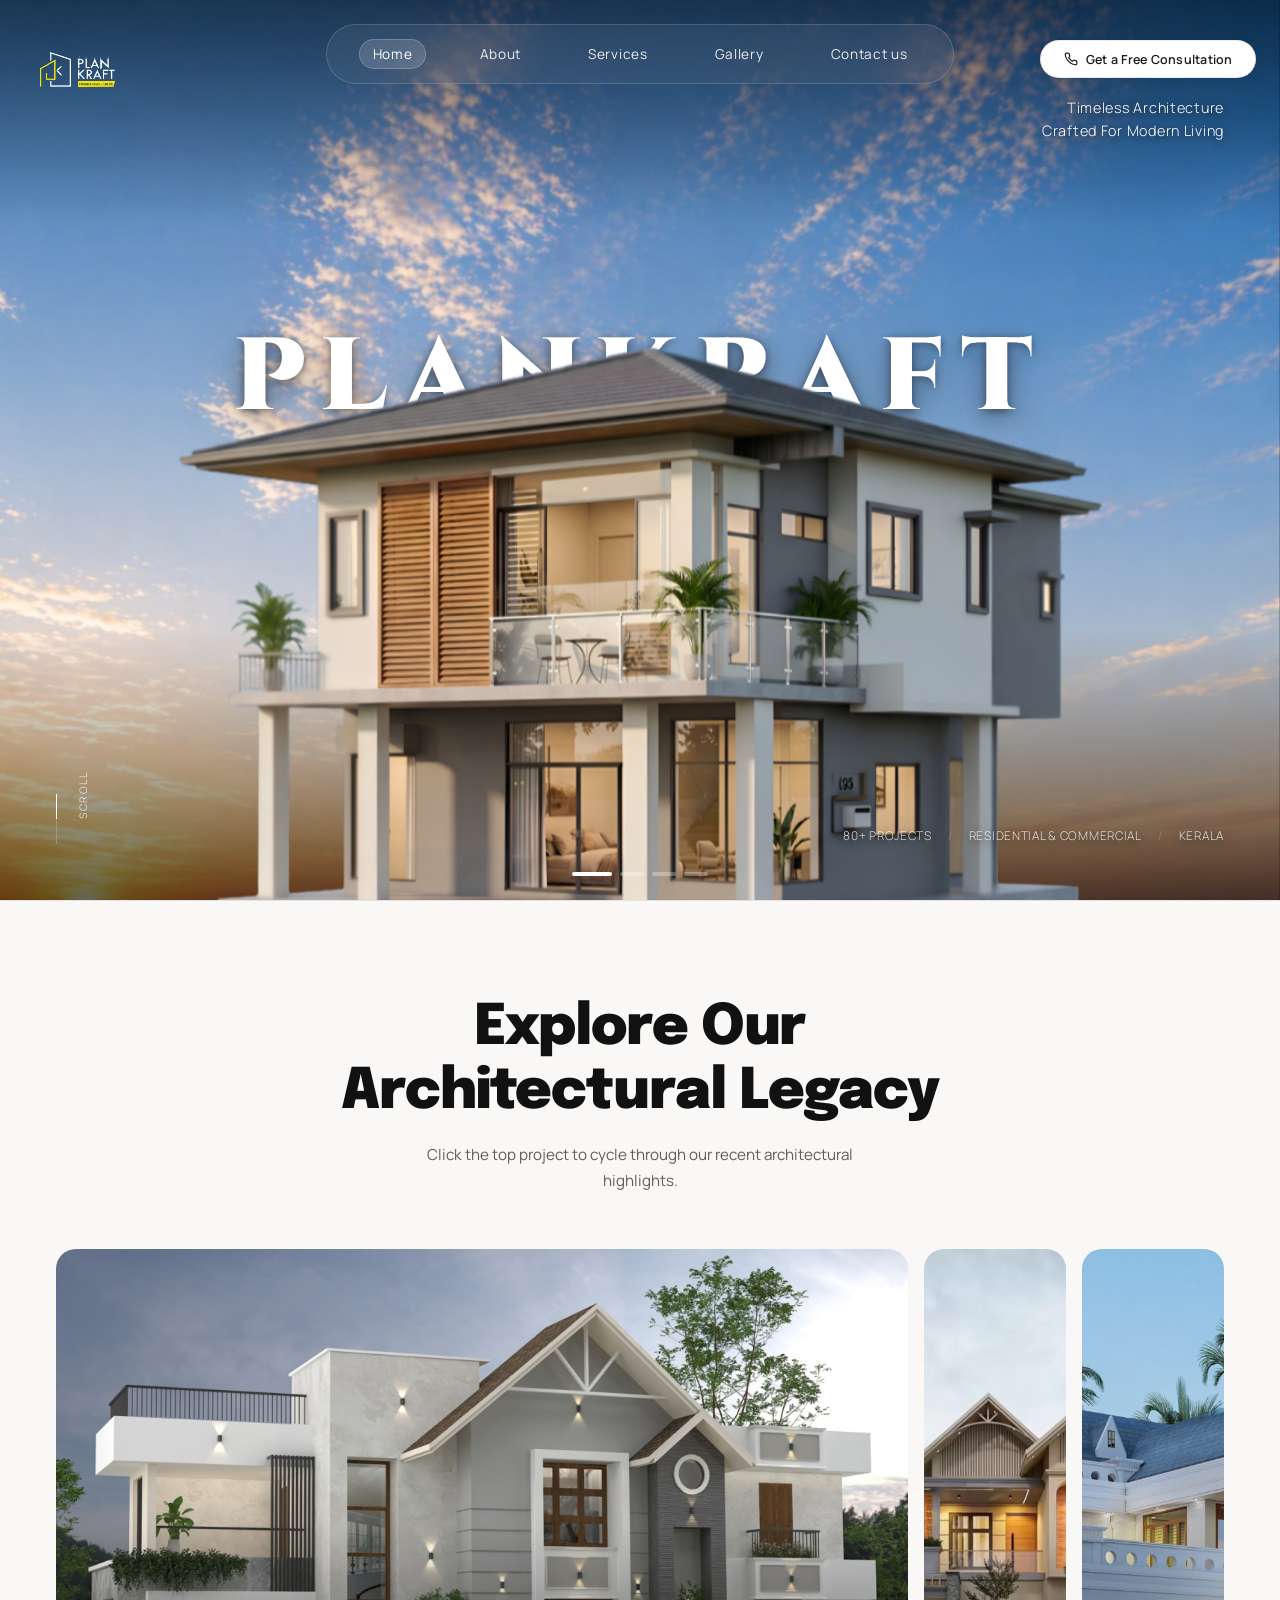
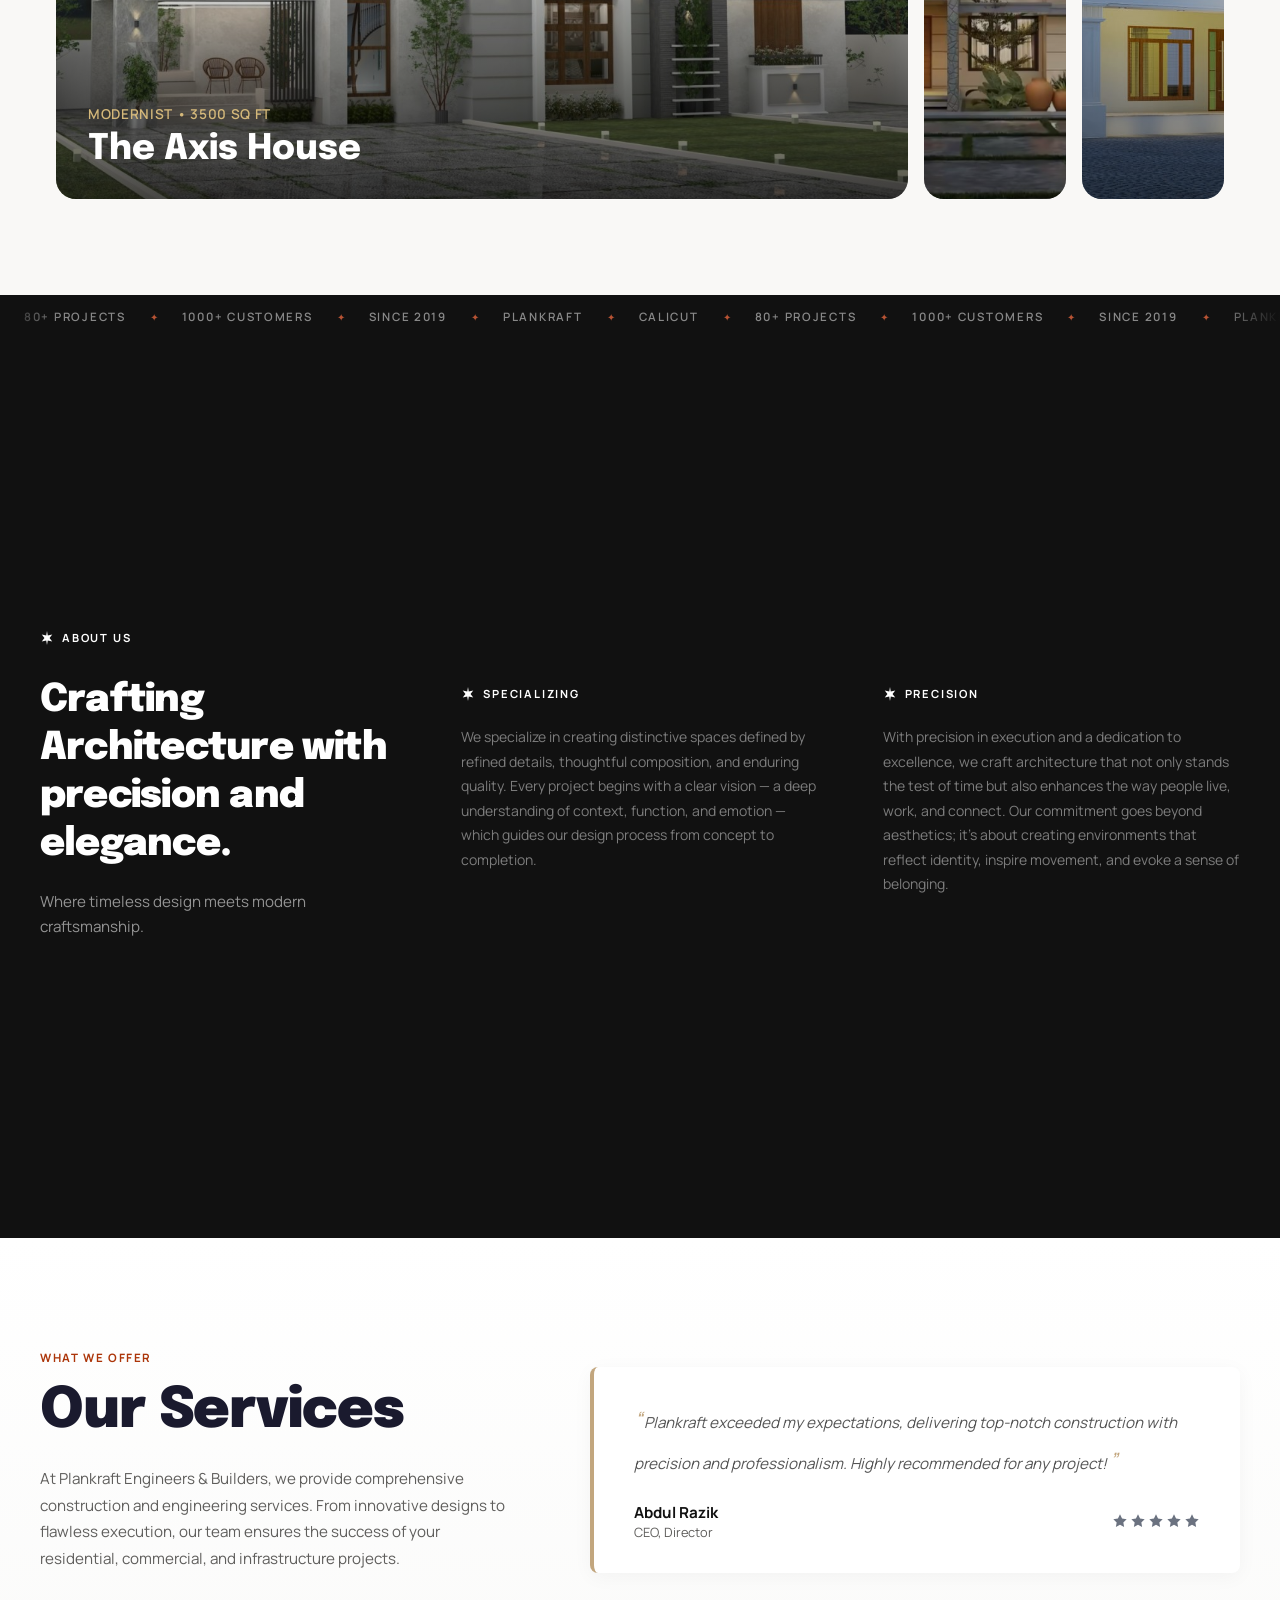
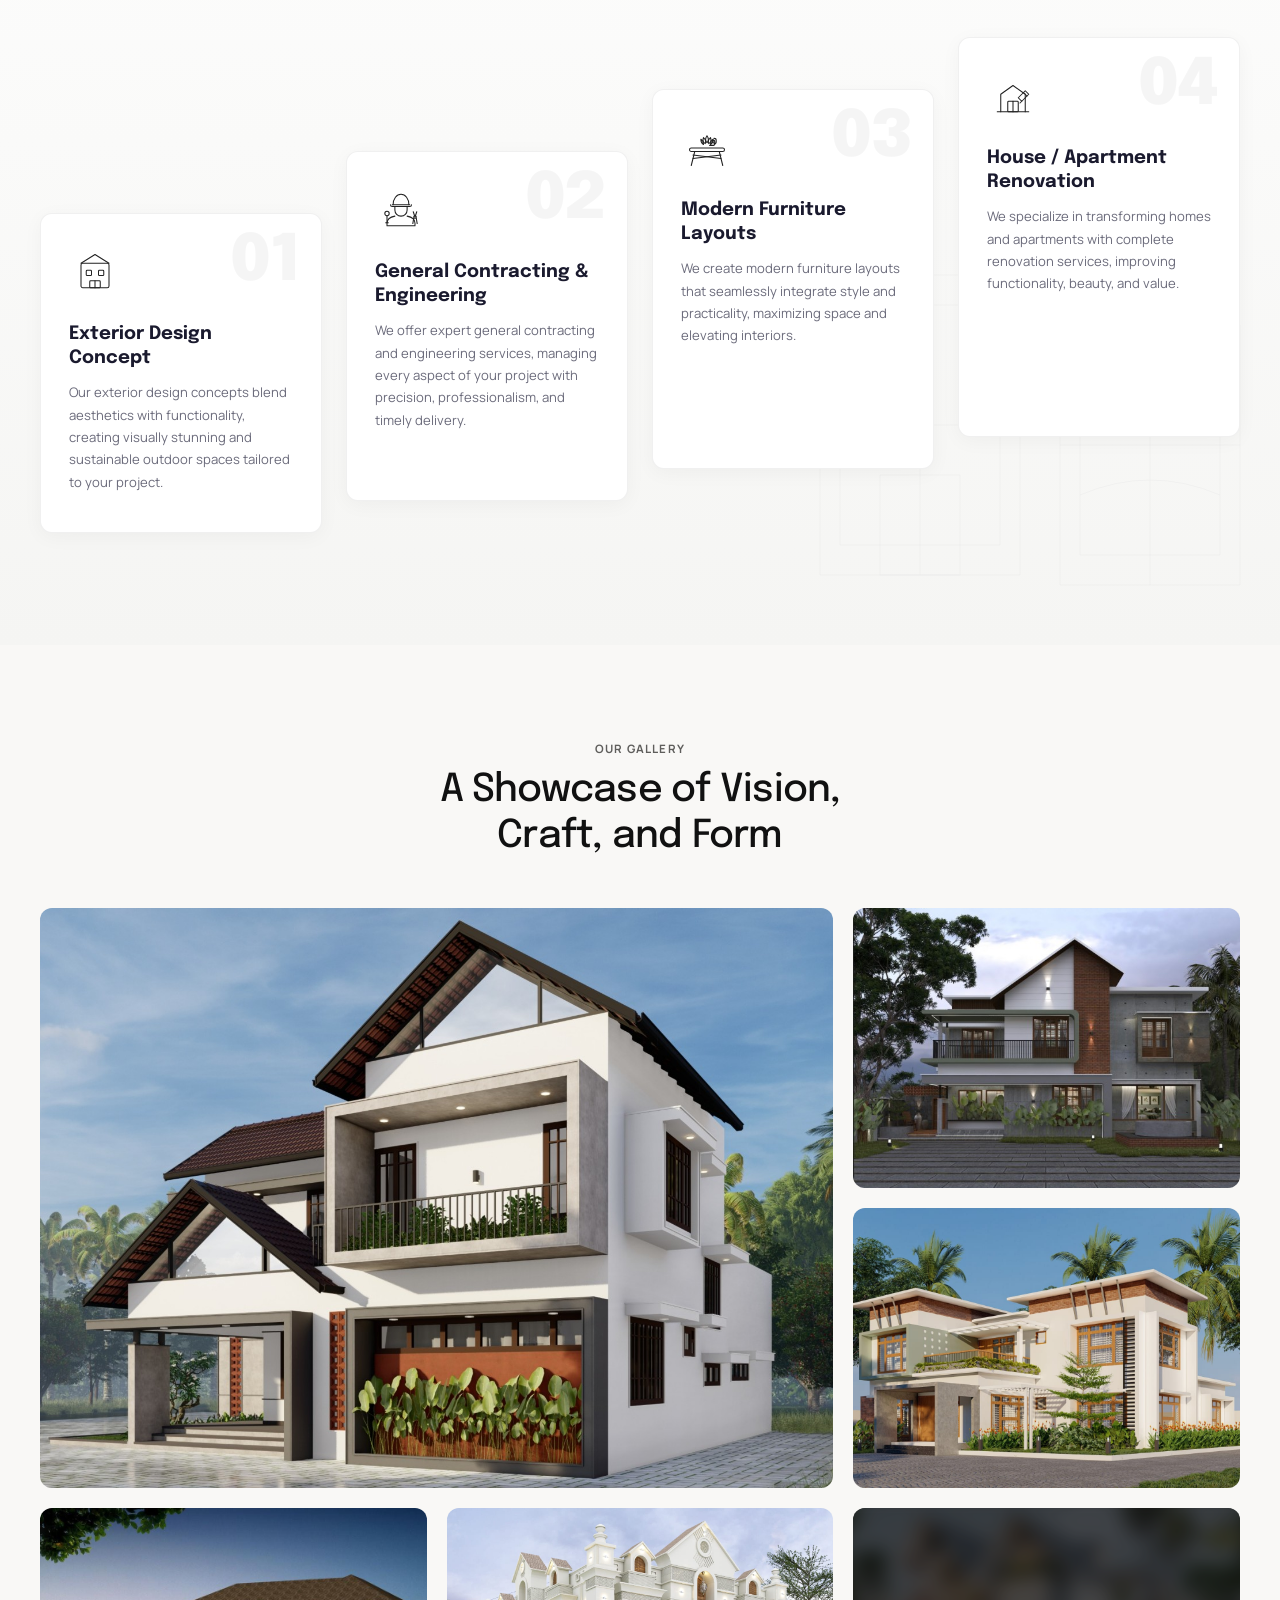
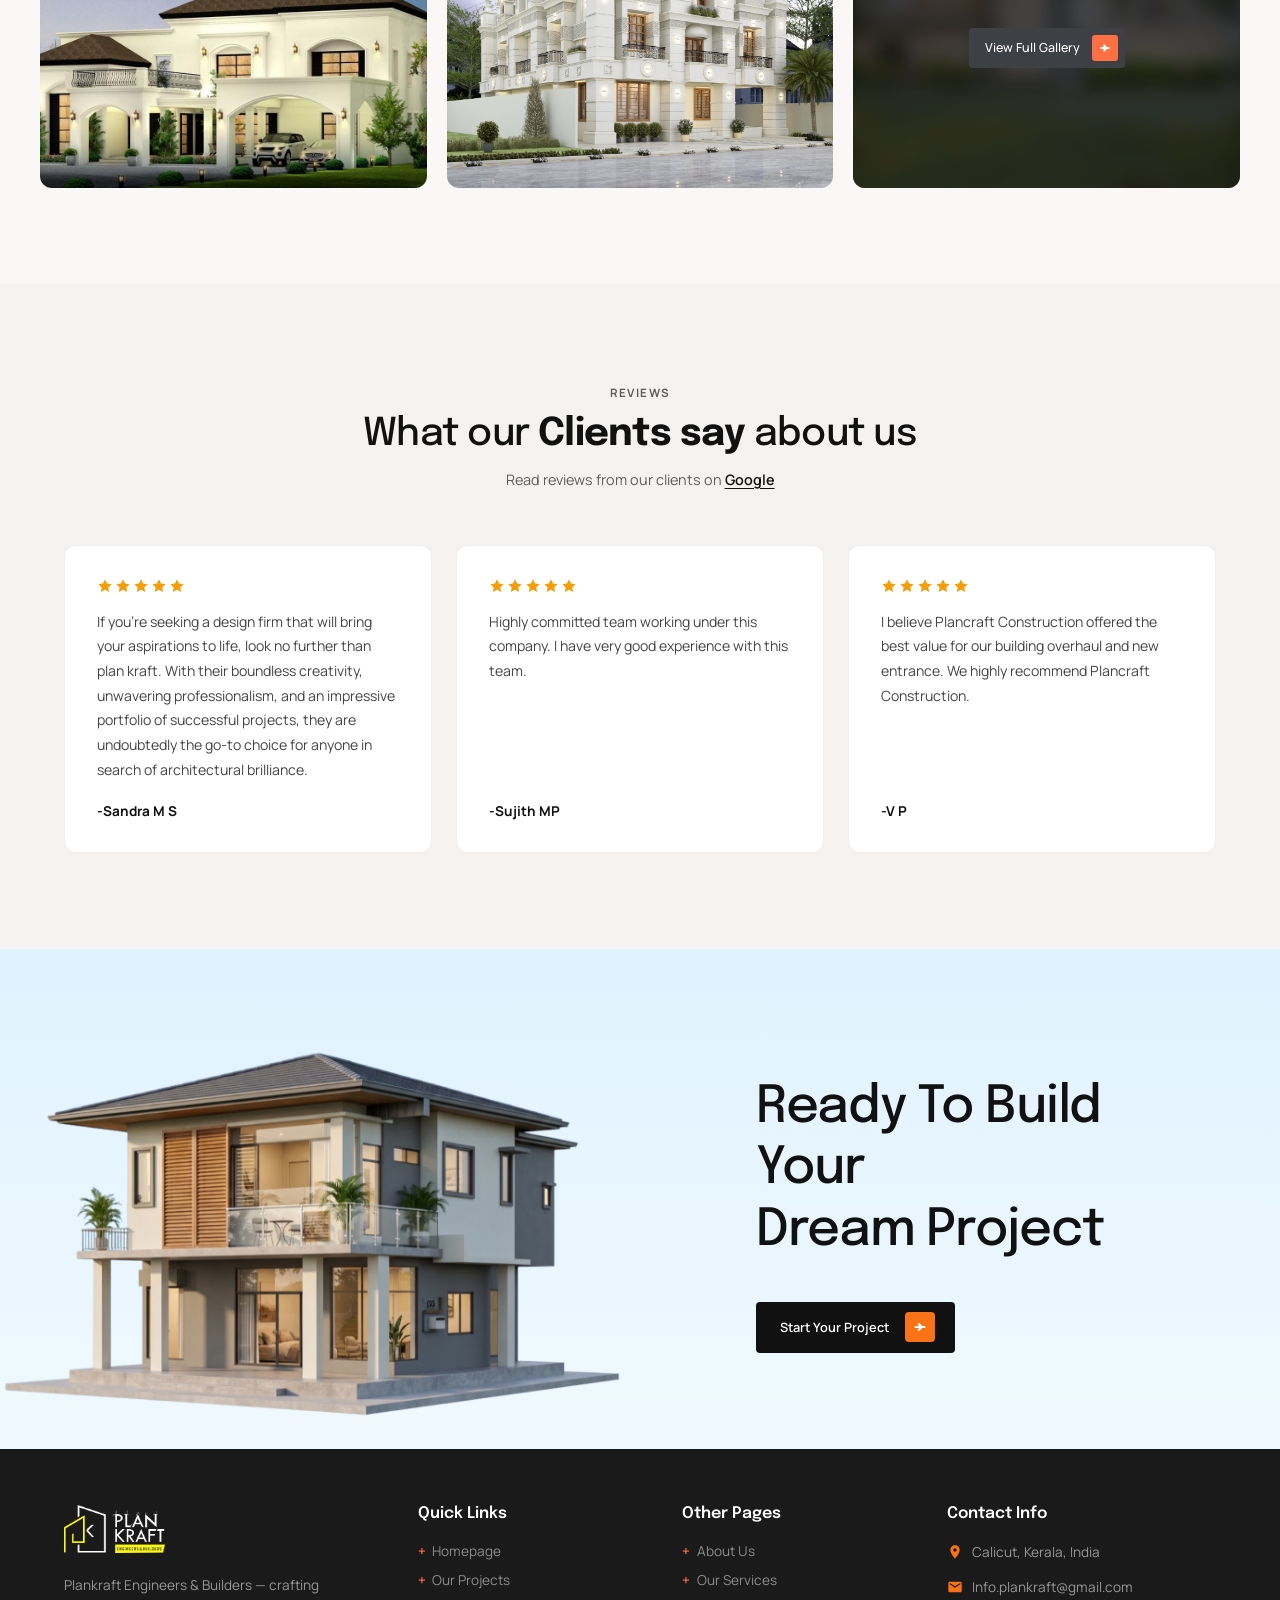
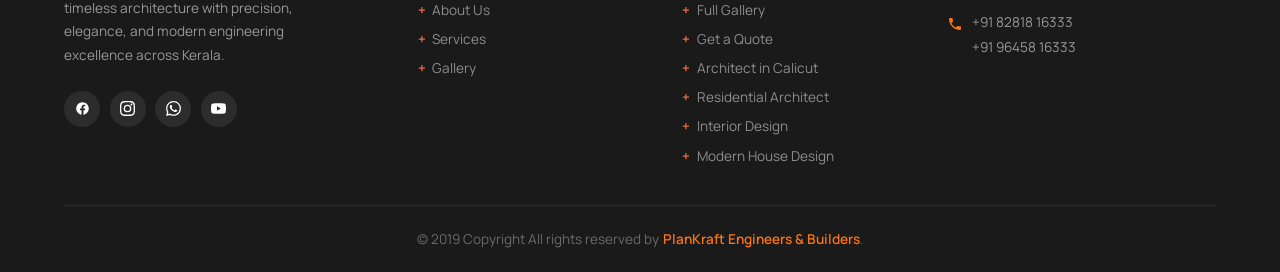
<file: index.html>
<!DOCTYPE html>
<html lang="en" class="scroll-smooth">

<head>
  <meta charset="utf-8" />
  <meta name="viewport" content="width=device-width, initial-scale=1.0" />
  <title>PlanKraft</title>
  <link rel="icon" type="image/x-icon" href="/assets/icons/favicon.ico" />
  <link rel="icon" type="image/png" sizes="32x32" href="/assets/icons/favicon-32x32.png" />
  <link rel="icon" type="image/png" sizes="16x16" href="/assets/icons/favicon-16x16.png" />
  <link rel="apple-touch-icon" href="/assets/icons/apple-touch-icon.png" />
  <link rel="icon" type="image/png" sizes="192x192" href="/assets/icons/android-chrome-192x192.png" />
  <link rel="icon" type="image/png" sizes="512x512" href="/assets/icons/android-chrome-512x512.png" />
  <link rel="preconnect" href="https://fonts.googleapis.com" />
  <link rel="preconnect" href="https://fonts.gstatic.com" crossorigin />
  <link
    href="https://fonts.googleapis.com/css2?family=Epilogue:ital,wght@0,400;0,700;0,900;1,300;1,400&family=Manrope:wght@200;300;400;500;600&display=swap"
    rel="stylesheet" />
  <style>
    /* ═══ CINZEL-BLACK FONT IMPORT ═══ */
    @font-face {
      font-family: 'Cinzel';
      src: url('/assets/fonts/Cinzel-Black.woff2') format('woff2');
      font-weight: 900;
      font-display: swap;
    }

    *,
    *::before,
    *::after {
      box-sizing: border-box;
      margin: 0;
      padding: 0;
      -webkit-tap-highlight-color: transparent;
    }

    :root {
      --white: #ffffff;
      --black: #0a0a0a;
      --near-black: #111111;
      --dark: #1a1a1a;
      --mid: #2f2f2f;
      --light-bg: #f4f3f1;
      --surface: #f9f8f6;
      --accent: #ac3509;
      --accent-light: #ff7043;
      --accent-container: #ffdbd0;
      --text-muted: #5f5e5c;
      --border: rgba(255, 255, 255, 0.12);
      --gold: #c9a96e;
      --gold-light: #d4b87a;
      --gold-dark: #b8944f;
      --ff-head: 'Epilogue', sans-serif;
      --ff-body: 'Manrope', sans-serif;
    }

    html {
      font-size: 16px;
      overflow-x: hidden;
    }

    body {
      font-family: var(--ff-body);
      background: var(--surface);
      color: var(--near-black);
      overflow-x: hidden;
      -webkit-font-smoothing: antialiased;
    }

    /* ═══ NAV STYLES ═══ */
    nav {
      position: fixed;
      top: 1.5rem;
      left: 50%;
      transform: translateX(-50%);
      z-index: 100;
      display: flex;
      justify-content: space-between;
      align-items: center;
      gap: 2rem;
      padding: 0.75rem 2rem;
      background: rgba(255, 255, 255, 0.05);
      backdrop-filter: blur(20px);
      border-radius: 999px;
      border: 1px solid rgba(255, 255, 255, 0.15);
      transition: all 0.4s;
      width: fit-content;
    }

    nav.scrolled {
      background: rgba(255, 255, 255, 0.1);
      backdrop-filter: blur(25px) brightness(1.05);
      border-color: rgba(255, 255, 255, 0.3);
    }

    nav.on-light {
      background: rgba(10, 10, 10, 0.75);
      backdrop-filter: blur(20px) brightness(0.9);
      border-color: rgba(255, 255, 255, 0.12);
      box-shadow: 0 8px 32px rgba(0, 0, 0, 0.25);
    }

    nav.on-light .nav-links a {
      color: rgba(255, 255, 255, 0.9);
    }

    nav.on-light .nav-links a:hover {
      color: #fff;
    }

    nav.on-light .nav-links::after {
      background: rgba(255, 255, 255, 0.15);
      border-color: rgba(255, 255, 255, 0.25);
    }

    .top-logo {
      position: absolute;
      top: 2rem;
      left: 2.5rem;
      z-index: 50;
      width: 75px;
      height: 75px;
      display: flex;
      align-items: center;
      justify-content: center;
      pointer-events: auto;
    }

    .top-logo img {
      width: 75px;
      height: 75px;
      object-fit: contain;
      display: block;
      opacity: 1 !important;
      filter: none !important;
      transform: none !important;
    }

    .mobile-nav {
      display: none;
    }

    .nav-links {
      display: flex;
      gap: 2.5rem;
      align-items: center;
      position: relative;
    }

    .nav-links::after {
      content: '';
      position: absolute;
      top: 50%;
      transform: translateY(-50%);
      height: calc(100% - 4px);
      background: rgba(255, 255, 255, 0.15);
      border: 1px solid rgba(255, 255, 255, 0.2);
      border-radius: 999px;
      transition: all 0.4s cubic-bezier(0.4, 0, 0.2, 1);
      left: var(--slider-left, 0);
      width: var(--slider-width, 0);
      z-index: 0;
    }

    .nav-links a {
      font-family: var(--ff-body);
      font-size: 0.85rem;
      letter-spacing: 0.05em;
      color: rgba(255, 255, 255, 0.9);
      text-decoration: none;
      transition: color 0.2s;
      font-weight: 400;
      padding: 0.5rem 0.85rem;
      border-radius: 999px;
      position: relative;
      z-index: 1;
      white-space: nowrap;
    }

    .nav-links a:hover,
    .nav-links a.active {
      color: #fff;
    }

    /* ─── MINIMALIST HERO ─── */
    .hero {
      position: relative;
      min-height: 100vh;
      width: 100%;
      overflow: hidden;
      background: var(--black);
      display: flex;
      align-items: center;
      justify-content: center;
    }

    .hero-bg {
      position: absolute;
      inset: 0;
      z-index: 0;
      background-image: url('/assets/housebg/house1bg.jpg');
      background-size: cover;
      background-position: center 20%;
      will-change: transform;
      opacity: 0;
    }

    /* Background Slide Sequence - synced with houses */
    .bg-sequence {
      position: absolute;
      inset: 0;
      z-index: 0;
      overflow: hidden;
    }

    .bg-slide {
      position: absolute;
      inset: 0;
      background-size: cover;
      background-position: center;
      transition: opacity 2s ease-in-out;
      will-change: opacity;
      opacity: 0;
    }

    .bg-slide.bg-center {
      opacity: 1;
    }

    .bg-slide.bg-right {
      opacity: 0;
    }

    .bg-slide.bg-left {
      opacity: 0;
    }

    .bg-slide.bg-initial {
      opacity: 0;
    }

    /* Cinematic Contrast Overlay - Essential for reading naked text on sky */
    .hero::before {
      content: '';
      position: absolute;
      inset: 0;
      z-index: 2;
      background: linear-gradient(180deg, rgba(0, 0, 0, 0.5) 0%, rgba(0, 0, 0, 0) 25%, rgba(0, 0, 0, 0) 70%, rgba(0, 0, 0, 0.6) 100%);
      pointer-events: none;
    }

    .hero-text {
      position: relative;
      z-index: 3;
      text-align: center;
      font-family: 'Cinzel', serif;
      font-weight: 900;
      font-size: clamp(2.2rem, 8vw, 7rem);
      text-transform: uppercase;
      letter-spacing: 0.15em;
      color: #ffffff;
      line-height: 1.1;
      opacity: 0;
      transform: translateY(-8vh);
      text-shadow: 0 2px 8px rgba(0, 0, 0, 0.4), 0 8px 25px rgba(0, 0, 0, 0.3), 0 20px 60px rgba(0, 0, 0, 0.25);
      animation: heroTextFadeIn 1.5s cubic-bezier(0.22, 1, 0.36, 1) 0.8s forwards;
    }

    @keyframes heroTextFadeIn {
      from {
        opacity: 0;
        transform: translateY(-4vh);
      }

      to {
        opacity: 1;
        transform: translateY(-8vh);
      }
    }

    /* Minimalist House Layout */
    .house-sequence {
      position: absolute;
      inset: 0;
      z-index: 10;
      pointer-events: none;
    }

    .house-wrapper {
      position: absolute;
      bottom: -10vh;
      left: 50%;
      width: 85vw;
      max-width: 1300px;
      height: 95vh;
      transition: transform 2.5s cubic-bezier(0.25, 1, 0.5, 1);
      will-change: transform;
    }

    .house-inner {
      width: 100%;
      height: 100%;
      transition: transform 4s ease-in-out;
    }

    .house-wrapper img {
      width: 100%;
      height: 100%;
      object-fit: contain;
      object-position: center bottom;
      filter: drop-shadow(0 20px 40px rgba(0, 0, 0, 0.35));
    }

    .initial-bottom {
      transform: translate3d(-50%, 100vh, 0);
      opacity: 0;
    }

    .pos-right {
      transform: translate3d(200vw, 0, 0);
      opacity: 0;
    }

    .pos-left {
      transform: translate3d(-200vw, 0, 0);
      opacity: 1;
    }

    .pos-center {
      transform: translate3d(-50%, 0, 0);
      opacity: 1;
    }

    /* Ambient Touches */
    .sunlight-glow {
      position: absolute;
      bottom: 0;
      left: 50%;
      transform: translateX(-50%);
      width: 800px;
      height: 600px;
      background: radial-gradient(ellipse at center bottom, rgba(255, 200, 100, 0.1) 0%, transparent 60%);
      z-index: 1;
      pointer-events: none;
      animation: glowPulse 6s ease-in-out infinite;
    }

    @keyframes glowPulse {

      0%,
      100% {
        opacity: 0.6;
      }

      50% {
        opacity: 1;
      }
    }

    .hero-clouds {
      position: absolute;
      top: 0;
      left: 0;
      width: 100%;
      height: 100%;
      z-index: 1;
      overflow: hidden;
      opacity: 0.4;
      pointer-events: none;
    }

    .cloud-layer {
      position: absolute;
      width: 200%;
      height: 100%;
      background-repeat: repeat-x;
      opacity: 0.2;
    }

    .cloud-layer-1 {
      background-image: url("data:image/svg+xml,%3Csvg xmlns='http://www.w3.org/2000/svg' viewBox='0 0 1200 120'%3E%3Cpath d='M0,80 Q150,60 300,80 T600,80 T900,80 T1200,80 L1200,120 L0,120 Z' fill='%23ffffff' opacity='0.15'/%3E%3C/svg%3E");
      animation: cloudDrift 40s linear infinite;
    }

    .cloud-layer-2 {
      background-image: url("data:image/svg+xml,%3Csvg xmlns='http://www.w3.org/2000/svg' viewBox='0 0 1200 120'%3E%3Cpath d='M0,100 Q200,70 400,100 T800,100 T1200,100 L1200,120 L0,120 Z' fill='%23ffffff' opacity='0.1'/%3E%3C/svg%3E");
      animation: cloudDrift 50s linear infinite reverse;
      top: 40px;
    }

    @keyframes cloudDrift {
      0% {
        transform: translateX(0);
      }

      100% {
        transform: translateX(-50%);
      }
    }

    @keyframes heroSlowZoom {
      0% {
        transform: scale(1);
      }

      100% {
        transform: scale(1.04);
      }
    }

    /* ═══ MINIMAL HERO UI ═══ */
    .hero-overlay {
      position: absolute;
      inset: 0;
      z-index: 15;
      pointer-events: none;
      padding: 3.5rem;
    }

    .hero-subtitle {
      position: absolute;
      top: 6rem;
      right: 3.5rem;
      max-width: 280px;
      text-align: right;
      opacity: 0;
      animation: fadeUpMin 1.2s cubic-bezier(0.22, 1, 0.36, 1) 1.2s forwards;
    }

    .hero-subtitle p {
      font-family: var(--ff-body);
      font-size: 0.9rem;
      font-weight: 300;
      letter-spacing: 0.05em;
      line-height: 1.6;
      color: #ffffff;
      text-shadow: 0 2px 10px rgba(0, 0, 0, 0.8);
    }

    .hero-stats {
      position: absolute;
      bottom: 3.5rem;
      right: 3.5rem;
      font-family: var(--ff-body);
      font-size: 0.75rem;
      font-weight: 300;
      letter-spacing: 0.06em;
      text-transform: uppercase;
      color: rgba(255, 255, 255, 0.8);
      text-shadow: 0 2px 10px rgba(0, 0, 0, 0.8);
      display: flex;
      align-items: center;
      gap: 1rem;
      opacity: 0;
      animation: fadeUpMin 1s cubic-bezier(0.22, 1, 0.36, 1) 1.4s forwards;
    }

    .stat-sep {
      opacity: 0.3;
    }

    .hero-scroll {
      position: absolute;
      bottom: 3.5rem;
      left: 3.5rem;
      display: flex;
      align-items: center;
      gap: 1rem;
      opacity: 0;
      animation: fadeUpMin 1s cubic-bezier(0.22, 1, 0.36, 1) 1.3s forwards;
    }

    .scroll-text {
      font-family: var(--ff-body);
      font-size: 0.65rem;
      letter-spacing: 0.15em;
      color: rgba(255, 255, 255, 0.7);
      text-transform: uppercase;
      transform: rotate(-90deg);
      transform-origin: left center;
      margin-left: 10px;
    }

    .scroll-line-wrapper {
      height: 50px;
      width: 1px;
      background: rgba(255, 255, 255, 0.2);
      position: relative;
      overflow: hidden;
    }

    .scroll-line {
      position: absolute;
      top: 0;
      left: 0;
      right: 0;
      height: 50%;
      background: #fff;
      animation: scrollLineDrop 2s cubic-bezier(0.645, 0.045, 0.355, 1) infinite;
    }

    @keyframes scrollLineDrop {
      0% {
        transform: translateY(-100%);
      }

      50% {
        transform: translateY(100%);
      }

      100% {
        transform: translateY(200%);
      }
    }

    .hero-dots {
      position: absolute;
      bottom: 1.5rem;
      left: 50%;
      transform: translateX(-50%);
      display: flex;
      align-items: center;
      gap: 0.5rem;
      pointer-events: auto;
      opacity: 0;
      animation: fadeIn 1s ease forwards 1.6s;
    }

    .hero-dots .dot {
      width: 24px;
      height: 4px;
      border-radius: 2px;
      background: rgba(255, 255, 255, 0.3);
      cursor: pointer;
      transition: all 0.4s ease;
    }

    .hero-dots .dot:hover {
      background: rgba(255, 255, 255, 0.6);
    }

    .hero-dots .dot.active {
      width: 40px;
      background: #ffffff;
    }


    @keyframes fadeUpMin {
      from {
        opacity: 0;
        transform: translateY(15px);
      }

      to {
        opacity: 1;
        transform: translateY(0);
      }
    }

    /* ═══ RESPONSIVE HERO ═══ */
    @media (max-width: 900px) {
      .hero-overlay {
        padding: 2.5rem;
      }

      .hero-subtitle {
        top: 2.5rem;
        right: 2.5rem;
        max-width: 200px;
      }

      .hero-stats {
        bottom: 2.5rem;
        right: 2.5rem;
        font-size: 0.65rem;
        flex-direction: column;
        align-items: flex-end;
        gap: 0.4rem;
      }

      .hero-stats .stat-sep {
        display: none;
      }

      .hero-scroll {
        bottom: 2.5rem;
        left: 2.5rem;
      }

      .hero-dots {
        bottom: 2.5rem;
      }

    }

    /* ─── ORIGINAL CONTENT SECTIONS CSS ─── */
    .section {
      padding: 6rem 2.5rem;
    }

    .section-label {
      font-size: 0.72rem;
      font-weight: 700;
      letter-spacing: 0.14em;
      text-transform: uppercase;
      color: var(--accent);
      display: block;
      margin-bottom: 1rem;
    }

    .section-title {
      font-family: var(--ff-head);
      font-weight: 700;
      font-size: clamp(2rem, 4vw, 3.2rem);
      letter-spacing: -0.02em;
      color: var(--near-black);
    }

    .latest {
      background: var(--surface);
      border-top: 1px solid #e5e3df;
      color: var(--near-black);
    }

    .latest-header {
      text-align: center;
      margin-bottom: 3.5rem;
    }

    .latest-title {
      font-family: var(--ff-head);
      font-size: clamp(2.2rem, 4.5vw, 3.5rem);
      font-weight: 900;
      letter-spacing: -0.02em;
      line-height: 1.15;
      color: var(--near-black);
    }

    .latest-desc {
      font-size: 0.95rem;
      line-height: 1.7;
      color: var(--text-muted);
      max-width: 460px;
      margin: 1rem auto 0;
    }

    /* ═══ EXPANDING LEGACY GALLERY ═══ */
    .legacy-wrapper {
      width: 100%;
      max-width: 1200px;
      margin: 0 auto;
      padding: 0 1rem;
    }

    .legacy-gallery {
      display: flex;
      gap: 1rem;
      height: 550px;
      width: 100%;
    }

    .legacy-panel {
      position: relative;
      flex: 0.5;
      border-radius: 20px;
      overflow: hidden;
      cursor: pointer;
      transition: flex 0.8s cubic-bezier(0.25, 1, 0.5, 1);
      background: var(--light-bg);
    }

    .legacy-panel.active {
      flex: 3;
    }

    .legacy-panel img {
      position: absolute;
      inset: 0;
      width: 100%;
      height: 100%;
      object-fit: cover;
      transition: transform 0.8s ease;
    }

    .legacy-panel:hover img {
      transform: scale(1.05);
    }

    .legacy-panel-overlay {
      position: absolute;
      inset: 0;
      background: linear-gradient(to top, rgba(0, 0, 0, 0.8) 0%, rgba(0, 0, 0, 0) 50%);
      opacity: 0.6;
      transition: opacity 0.4s ease;
    }

    .legacy-panel.active .legacy-panel-overlay {
      opacity: 0.85;
    }

    .legacy-panel-content {
      position: absolute;
      bottom: 2rem;
      left: 2rem;
      right: 2rem;
      color: var(--white);
      z-index: 2;
    }

    .legacy-panel h3 {
      font-family: var(--ff-head);
      font-size: clamp(1.5rem, 3vw, 2.2rem);
      font-weight: 800;
      margin: 0;
      white-space: nowrap;
      opacity: 0;
      transform: translateY(20px);
      transition: opacity 0.4s ease, transform 0.5s cubic-bezier(0.25, 1, 0.5, 1);
    }

    .legacy-panel-meta {
      font-size: 0.85rem;
      font-weight: 600;
      letter-spacing: 0.05em;
      text-transform: uppercase;
      color: var(--gold-light);
      margin-bottom: 0.5rem;
      white-space: nowrap;
      opacity: 0;
      transform: translateY(15px);
      transition: opacity 0.4s ease, transform 0.5s cubic-bezier(0.25, 1, 0.5, 1);
    }

    .legacy-panel.active h3 {
      opacity: 1;
      transform: translateY(0);
      transition-delay: 0.2s;
    }

    .legacy-panel.active .legacy-panel-meta {
      opacity: 1;
      transform: translateY(0);
      transition-delay: 0.1s;
    }

    @media (max-width: 900px) {
      .legacy-gallery {
        flex-direction: column;
        height: 700px;
      }
      
      .legacy-panel-content {
        bottom: 1.5rem;
        left: 1.5rem;
      }
      
      .legacy-panel h3, 
      .legacy-panel-meta {
        white-space: normal;
      }
    }
    /* ════════════════════════════════ */

    .about {
      background: #111111;
      color: var(--white);
      min-height: 100vh;
      display: flex;
      flex-direction: column;
      align-items: center;
      justify-content: center;
    }

    .about-grid {
      display: grid;
      grid-template-columns: repeat(3, 1fr);
      gap: 4rem;
      width: 100%;
    }

    .about-label {
      display: flex;
      align-items: center;
      gap: 0.5rem;
      font-size: 0.7rem;
      font-weight: 700;
      letter-spacing: 0.16em;
      text-transform: uppercase;
      color: var(--white);
      margin-bottom: 2rem;
    }

    .about-heading {
      font-family: var(--ff-head);
      font-size: clamp(1.75rem, 3vw, 2.5rem);
      font-weight: 500;
      line-height: 1.25;
      letter-spacing: -0.02em;
      margin-bottom: 1.25rem;
    }

    .about-heading em {
      font-style: italic;
      font-weight: 300;
    }

    .about-heading strong {
      font-weight: 900;
    }

    .about-sub {
      font-size: 0.95rem;
      color: rgba(255, 255, 255, 0.55);
      line-height: 1.65;
    }

    .about-col-header {
      display: flex;
      align-items: center;
      gap: 0.5rem;
      font-size: 0.7rem;
      font-weight: 700;
      letter-spacing: 0.16em;
      text-transform: uppercase;
      color: var(--white);
      margin-bottom: 1.5rem;
    }

    .about-col-inner {
      padding-top: 3.5rem;
    }

    .about-col-inner p {
      font-size: 0.875rem;
      color: rgba(255, 255, 255, 0.45);
      line-height: 1.75;
      margin-bottom: 3rem;
    }

    .about-col-footer {
      display: flex;
      align-items: center;
      gap: 0.5rem;
      font-size: 0.7rem;
      font-weight: 700;
      letter-spacing: 0.16em;
      text-transform: uppercase;
      color: var(--white);
      margin-top: auto;
    }

    .services {
      background: linear-gradient(180deg, #ffffff 0%, #f5f5f3 100%);
      padding: 7rem 2.5rem;
      position: relative;
      overflow: hidden;
    }

    .services-bg {
      position: absolute;
      bottom: 0;
      right: 0;
      width: 500px;
      height: 400px;
      opacity: 0.05;
      pointer-events: none;
    }

    .services-header-wrap {
      display: flex;
      justify-content: space-between;
      align-items: flex-end;
      gap: 2rem;
      margin-bottom: 4rem;
    }

    .services-intro {
      max-width: 560px;
      margin-bottom: 0;
      flex: 1;
    }

    .services-label {
      font-size: 0.72rem;
      font-weight: 700;
      letter-spacing: 0.14em;
      text-transform: uppercase;
      color: var(--accent);
      display: block;
      margin-bottom: 1rem;
    }

    .services-heading {
      font-family: 'Epilogue', serif;
      font-size: clamp(2.2rem, 4.5vw, 3.5rem);
      font-weight: 900;
      line-height: 1.1;
      letter-spacing: -0.02em;
      color: #1a1a2e;
      margin-bottom: 1.5rem;
    }

    .services-intro p {
      font-size: 0.95rem;
      line-height: 1.75;
      color: #5f5e5c;
      max-width: 480px;
    }

    .services-grid {
      display: grid;
      grid-template-columns: repeat(4, 1fr);
      gap: 1.5rem;
      align-items: end;
    }

    .service-card {
      background: #fff;
      border-radius: 12px;
      padding: 2rem 1.75rem;
      border: 1px solid rgba(0, 0, 0, 0.06);
      box-shadow: 0 4px 20px rgba(0, 0, 0, 0.04);
      position: relative;
      overflow: hidden;
      transition: transform 0.4s ease, box-shadow 0.4s ease;
      opacity: 0;
      transform: translateY(40px);
    }

    .service-card.visible {
      opacity: 1;
      transform: translateY(0);
    }

    .service-card:hover {
      transform: translateY(-8px);
      box-shadow: 0 12px 40px rgba(0, 0, 0, 0.1);
    }

    .service-card:nth-child(1) {
      min-height: 320px;
      transition-delay: 0s;
    }

    .service-card:nth-child(2) {
      min-height: 350px;
      margin-bottom: 2rem;
      transition-delay: 0.1s;
    }

    .service-card:nth-child(3) {
      min-height: 380px;
      margin-bottom: 4rem;
      transition-delay: 0.2s;
    }

    .service-card:nth-child(4) {
      min-height: 400px;
      margin-bottom: 6rem;
      transition-delay: 0.3s;
    }

    .service-card-number {
      position: absolute;
      top: 1rem;
      right: 1.25rem;
      font-family: 'Epilogue', serif;
      font-size: 4rem;
      font-weight: 900;
      color: rgba(0, 0, 0, 0.04);
      line-height: 1;
      transition: color 0.4s;
    }

    .service-card:hover .service-card-number {
      color: rgba(172, 53, 9, 0.1);
    }

    .service-card-icon {
      width: 52px;
      height: 52px;
      display: flex;
      align-items: center;
      justify-content: center;
      margin-bottom: 1.5rem;
      transition: transform 0.3s ease;
    }

    .service-card:hover .service-card-icon {
      transform: scale(1.08);
    }

    .service-card-icon svg {
      width: 42px;
      height: 42px;
      stroke: #222;
      fill: none;
      stroke-width: 1.2;
      stroke-linecap: round;
      stroke-linejoin: round;
    }

    .service-card h3 {
      font-family: 'Epilogue', serif;
      font-size: 1.15rem;
      font-weight: 700;
      color: #1a1a2e;
      margin-bottom: 0.75rem;
      line-height: 1.3;
    }

    .service-card p {
      font-size: 0.82rem;
      line-height: 1.7;
      color: #6b6b7b;
    }

    .gallery-header {
      text-align: center;
      margin-bottom: 3rem;
    }

    .gallery-label {
      font-size: 0.72rem;
      font-weight: 700;
      letter-spacing: 0.1em;
      text-transform: uppercase;
      color: var(--text-muted);
      margin-bottom: 0.75rem;
    }

    .gallery-title {
      font-family: var(--ff-head);
      font-size: clamp(1.75rem, 3vw, 2.75rem);
      font-weight: 500;
      letter-spacing: -0.02em;
      line-height: 1.2;
      color: var(--near-black);
    }

    .gallery-btn {
      background: #3f3f46;
      color: var(--white);
      border: none;
      padding: 0.45rem 0.45rem 0.45rem 1rem;
      border-radius: 4px;
      font-family: var(--ff-body);
      font-size: 0.78rem;
      font-weight: 500;
      display: flex;
      align-items: center;
      gap: 0.75rem;
      cursor: pointer;
      transition: transform 0.25s, box-shadow 0.25s, background 0.25s;
    }

    .gallery-btn:hover {
      background: #2d2d2d;
      transform: translateY(-3px);
      box-shadow: 0 8px 25px rgba(0, 0, 0, 0.15);
    }

    .gallery-btn-icon {
      width: 26px;
      height: 26px;
      border-radius: 3px;
      background: var(--accent-light);
      display: flex;
      align-items: center;
      justify-content: center;
    }

    .gallery-btn-icon svg {
      width: 12px;
      height: 12px;
      color: white;
    }

    /* ═══ MODERN BENTO GALLERY ═══ */
    .gallery-bento {
      display: grid;
      grid-template-columns: repeat(12, 1fr);
      grid-auto-rows: 280px;
      gap: 1.25rem;
      width: 100%;
    }

    .gb-item {
      position: relative;
      border-radius: 12px;
      overflow: hidden;
      cursor: pointer;
      transition: transform 0.5s cubic-bezier(0.22, 1, 0.36, 1), filter 0.5s ease;
      background: var(--light-bg);
      /* Fix for Safari overflow bug */
      transform: translateZ(0); 
    }

    /* Asymmetrical Grid Spanning */
    .gb-item:nth-child(1) { grid-column: span 8; grid-row: span 2; } /* Main Feature */
    .gb-item:nth-child(2) { grid-column: span 4; grid-row: span 1; }
    .gb-item:nth-child(3) { grid-column: span 4; grid-row: span 1; }
    .gb-item:nth-child(4) { grid-column: span 4; grid-row: span 1; }
    .gb-item:nth-child(5) { grid-column: span 4; grid-row: span 1; }
    .gb-item:nth-child(6) { grid-column: span 4; grid-row: span 1; } /* CTA Block */

    .gb-item img {
      width: 100%;
      height: 100%;
      object-fit: cover;
      transition: transform 0.8s cubic-bezier(0.22, 1, 0.36, 1);
      display: block;
    }

    /* Sibling Dimming Effect: Hovering the grid dims items NOT being hovered */
    .gallery-bento:hover .gb-item:not(:hover) {
      filter: grayscale(60%) brightness(0.6) blur(2px);
      transform: scale(0.98);
    }

    .gb-item:hover img {
      transform: scale(1.08);
    }

    /* Sleek Information Overlay */
    .gb-overlay {
      position: absolute;
      inset: 0;
      background: linear-gradient(to top, rgba(0,0,0,0.85) 0%, rgba(0,0,0,0) 60%);
      opacity: 0;
      display: flex;
      flex-direction: column;
      justify-content: flex-end;
      padding: 2rem;
      transition: opacity 0.4s ease;
      pointer-events: none;
    }

    .gb-item:hover .gb-overlay {
      opacity: 1;
    }

    .gb-tag {
      font-size: 0.7rem;
      font-weight: 700;
      letter-spacing: 0.15em;
      text-transform: uppercase;
      color: var(--accent-light);
      margin-bottom: 0.5rem;
      transform: translateY(15px);
      transition: transform 0.4s cubic-bezier(0.22, 1, 0.36, 1);
    }

    .gb-title {
      font-family: var(--ff-head);
      font-size: clamp(1.2rem, 2vw, 1.8rem);
      font-weight: 600;
      color: var(--white);
      transform: translateY(15px);
      transition: transform 0.4s cubic-bezier(0.22, 1, 0.36, 1) 0.05s;
    }

    .gb-item:hover .gb-tag,
    .gb-item:hover .gb-title {
      transform: translateY(0);
    }

    /* CTA Block Styling */
    .gb-item.gb-cta {
      display: flex;
      align-items: center;
      justify-content: center;
      background: var(--mid);
    }

    .gb-item.gb-cta img {
      position: absolute;
      inset: 0;
      filter: blur(8px) brightness(0.35) !important;
      transform: scale(1.1) !important;
      opacity: 0.8;
    }
    
    .gb-item.gb-cta:hover img {
      transform: scale(1.15) !important;
      filter: blur(4px) brightness(0.25) !important;
    }

    /* Mobile Responsiveness for Gallery */
    @media (max-width: 900px) {
      .gallery-bento {
        grid-template-columns: 1fr;
        grid-auto-rows: 280px;
      }
      .gb-item {
        grid-column: span 1 !important;
        grid-row: span 1 !important;
      }
      .gb-item:nth-child(1) {
        grid-row: span 2 !important; /* Keep feature image slightly larger */
      }
      
      /* Always show text and disable dimming on touch devices */
      .gb-overlay {
        opacity: 1;
        background: linear-gradient(to top, rgba(0,0,0,0.75) 0%, rgba(0,0,0,0) 50%);
      }
      .gb-tag, .gb-title {
        transform: translateY(0);
      }
      .gallery-bento:hover .gb-item:not(:hover) {
        filter: none;
        transform: none;
      }
    }

    .cta-section {
      position: relative;
      overflow: hidden;
      background: linear-gradient(to bottom, #e0f2fe, #f0f9ff);
      display: flex;
      align-items: center;
      justify-content: flex-end;
      padding: 8rem 4rem 6rem;
      min-height: 500px;
    }

    .cta-arch-img {
      position: absolute;
      left: 0;
      bottom: 0;
      height: 100%;
      width: 50%;
      object-fit: contain;
      object-position: left bottom;
      transform: scale(1.15);
      transform-origin: left bottom;
    }

    .cta-content {
      position: relative;
      z-index: 2;
      max-width: 460px;
    }

    .cta-title {
      font-family: var(--ff-head);
      font-size: clamp(2rem, 4vw, 3.25rem);
      font-weight: 500;
      letter-spacing: -0.025em;
      line-height: 1.2;
      color: var(--near-black);
      margin-bottom: 2.5rem;
    }

    .btn-dark {
      background: var(--near-black);
      color: var(--white);
      border: none;
      padding: 0.65rem 1.25rem 0.65rem 1.5rem;
      border-radius: 4px;
      font-family: var(--ff-body);
      font-size: 0.8rem;
      font-weight: 600;
      cursor: pointer;
      display: flex;
      align-items: center;
      gap: 1rem;
      transition: background 0.2s, transform 0.25s, box-shadow 0.25s;
      width: fit-content;
    }

    .btn-dark:hover {
      background: #2d2d2d;
      transform: translateY(-3px);
      box-shadow: 0 8px 25px rgba(0, 0, 0, 0.15);
    }

    footer {
      background: #1a1a1a;
      color: var(--white);
      padding: 3.5rem 4rem 0;
    }

    .footer-grid {
      display: grid;
      grid-template-columns: 1.4fr 1fr 1fr 1.2fr;
      gap: 2.5rem;
      padding-bottom: 2.5rem;
    }

    .footer-brand-col .footer-logo {
      height: 48px;
      width: auto;
      margin-bottom: 1rem;
      filter: brightness(1.1);
    }

    .footer-brand-col .footer-desc {
      font-size: 0.85rem;
      color: rgba(255, 255, 255, 0.55);
      line-height: 1.7;
      margin-bottom: 1.5rem;
      max-width: 280px;
    }

    .social-links {
      display: flex;
      gap: 0.6rem;
    }

    .social-btn {
      width: 36px;
      height: 36px;
      border-radius: 50%;
      background: rgba(255, 255, 255, 0.08);
      display: flex;
      align-items: center;
      justify-content: center;
      transition: background 0.3s, transform 0.3s;
    }

    .social-btn:hover {
      background: rgba(249, 115, 22, 0.25);
      transform: translateY(-2px);
    }

    .social-btn svg {
      width: 15px;
      height: 15px;
      fill: white;
    }

    .footer-col-title {
      font-family: var(--ff-head);
      font-size: 1rem;
      font-weight: 600;
      color: #fff;
      margin-bottom: 1.25rem;
    }

    .footer-links {
      list-style: none;
      padding: 0;
      display: flex;
      flex-direction: column;
      gap: 0.7rem;
    }

    .footer-links li a {
      font-size: 0.85rem;
      color: rgba(255, 255, 255, 0.5);
      text-decoration: none;
      transition: color 0.2s;
      display: flex;
      align-items: center;
      gap: 0.4rem;
    }

    .footer-links li a::before {
      content: '+';
      color: var(--accent-light);
      font-weight: 600;
    }

    .footer-links li a:hover {
      color: var(--accent-light);
    }

    .footer-contact-item {
      display: flex;
      align-items: flex-start;
      gap: 0.6rem;
      margin-bottom: 0.9rem;
      font-size: 0.85rem;
      color: rgba(255, 255, 255, 0.55);
      line-height: 1.5;
    }

    .footer-contact-item svg {
      width: 16px;
      height: 16px;
      fill: #f97316;
      flex-shrink: 0;
      margin-top: 2px;
    }

    .footer-contact-item a {
      color: rgba(255, 255, 255, 0.55);
      text-decoration: none;
      transition: color 0.2s;
    }

    .footer-contact-item a:hover {
      color: #f97316;
    }

    .footer-bottom {
      display: flex;
      justify-content: center;
      align-items: center;
      width: 100%;
      padding: 1.5rem 0;
      border-top: 1px solid rgba(255, 255, 255, 0.08);
      font-size: clamp(0.7rem, 2.5vw, 0.85rem);
      color: rgba(255, 255, 255, 0.35);
      white-space: nowrap;
    }

    .footer-bottom a {
      color: #f97316;
      text-decoration: none;
      font-weight: 600;
      margin-left: 0.3rem;
    }

    /* ═══ CONSULTATION BUTTON ═══ */
    .consult-btn {
      position: absolute;
      top: 2.5rem;
      right: 1.5rem;
      z-index: 90;
      display: flex;
      align-items: center;
      gap: 0.5rem;
      padding: 0.6rem 1.4rem;
      background: #fff;
      color: #1a1a1a;
      text-decoration: none;
      border-radius: 999px;
      font-family: var(--ff-body);
      font-size: 0.78rem;
      font-weight: 600;
      letter-spacing: 0.02em;
      border: 1px solid rgba(0,0,0,0.08);
      box-shadow: 0 2px 12px rgba(0,0,0,0.08);
      transition: all 0.3s ease;
      white-space: nowrap;
    }

    .consult-btn:hover {
      background: #1a1a1a;
      color: #fff;
      transform: translateY(-2px);
      box-shadow: 0 6px 20px rgba(0,0,0,0.15);
    }

    .consult-btn svg {
      width: 14px;
      height: 14px;
      flex-shrink: 0;
    }

    /* ═══ REVIEWS SECTION ═══ */
    .reviews-section {
      padding: 6rem 4rem;
      background: var(--light-bg);
    }

    .reviews-header {
      text-align: center;
      margin-bottom: 3.5rem;
    }

    .reviews-label {
      display: inline-block;
      font-size: 0.72rem;
      font-weight: 700;
      letter-spacing: 0.12em;
      text-transform: uppercase;
      color: var(--text-muted);
      margin-bottom: 0.75rem;
    }

    .reviews-title {
      font-family: var(--ff-head);
      font-size: clamp(1.75rem, 3vw, 2.75rem);
      font-weight: 500;
      letter-spacing: -0.02em;
      line-height: 1.2;
      color: var(--near-black);
    }

    .reviews-title strong {
      font-weight: 700;
    }

    .reviews-subtitle {
      color: var(--text-muted);
      font-size: 0.9rem;
      margin-top: 0.75rem;
    }

    .reviews-subtitle a {
      color: var(--near-black);
      text-decoration: underline;
      text-underline-offset: 3px;
      font-weight: 600;
    }

    .reviews-grid {
      display: grid;
      grid-template-columns: repeat(3, 1fr);
      gap: 1.5rem;
      max-width: 1200px;
      margin: 0 auto;
    }

    .review-card {
      background: #fff;
      border-radius: 12px;
      padding: 2rem;
      border: 1px solid rgba(0,0,0,0.06);
      transition: transform 0.3s ease, box-shadow 0.3s ease;
      display: flex;
      flex-direction: column;
    }

    .review-card:hover {
      transform: translateY(-4px);
      box-shadow: 0 12px 32px rgba(0,0,0,0.08);
    }

    .review-stars {
      display: flex;
      gap: 2px;
      margin-bottom: 1rem;
    }

    .review-stars svg {
      width: 16px;
      height: 16px;
      fill: #f59e0b;
    }

    .review-text {
      font-size: 0.88rem;
      line-height: 1.75;
      color: #444;
      flex: 1;
      margin-bottom: 1.25rem;
    }

    .review-author {
      display: flex;
      align-items: center;
      gap: 0.5rem;
      font-weight: 700;
      font-size: 0.85rem;
      color: var(--near-black);
    }

    .review-source {
      font-weight: 400;
      color: var(--text-muted);
      font-size: 0.8rem;
    }

    /* ═══ STATS TICKER ═══ */
    .stats-ticker {
      overflow: hidden;
      background: var(--near-black);
      padding: 0.85rem 0;
      position: relative;
    }

    .stats-ticker::before,
    .stats-ticker::after {
      content: '';
      position: absolute;
      top: 0;
      bottom: 0;
      width: 60px;
      z-index: 2;
      pointer-events: none;
    }

    .stats-ticker::before {
      left: 0;
      background: linear-gradient(to right, var(--near-black), transparent);
    }

    .stats-ticker::after {
      right: 0;
      background: linear-gradient(to left, var(--near-black), transparent);
    }

    .ticker-track {
      display: flex;
      align-items: center;
      gap: 0;
      animation: tickerScroll 25s linear infinite;
      width: max-content;
    }

    .ticker-item {
      font-family: var(--ff-body);
      font-size: 0.72rem;
      font-weight: 600;
      letter-spacing: 0.15em;
      text-transform: uppercase;
      color: rgba(255,255,255,0.5);
      white-space: nowrap;
      padding: 0 1.5rem;
    }

    .ticker-sep {
      color: var(--accent-light);
      font-size: 0.65rem;
      opacity: 0.7;
    }

    @keyframes tickerScroll {
      0% { transform: translateX(0); }
      100% { transform: translateX(-50%); }
    }

    /* ═══ CEO REVIEW CARD ═══ */
    .ceo-review {
      margin-top: 0;
      background: #fff;
      border-left: 4px solid #c2a67e;
      border-radius: 8px;
      padding: 2rem 2.5rem;
      max-width: 650px;
      box-shadow: 0 4px 20px rgba(0,0,0,0.04);
    }

    .ceo-review-text {
      font-size: 0.95rem;
      line-height: 1.85;
      color: #555;
      font-style: italic;
      margin-bottom: 1.25rem;
    }

    .ceo-review-text::before {
      content: '\201C';
      font-size: 1.4rem;
      color: #c2a67e;
      margin-right: 0.15rem;
    }

    .ceo-review-text::after {
      content: '\201D';
      font-size: 1.4rem;
      color: #c2a67e;
      margin-left: 0.15rem;
    }

    .ceo-review-footer {
      display: flex;
      justify-content: space-between;
      align-items: center;
    }

    .ceo-review-author {
      font-weight: 700;
      font-size: 0.95rem;
      color: var(--near-black);
    }

    .ceo-review-role {
      font-size: 0.8rem;
      color: var(--text-muted);
      font-weight: 400;
    }

    .ceo-review-stars {
      display: flex;
      gap: 2px;
    }

    .ceo-review-stars svg {
      width: 16px;
      height: 16px;
      fill: #6b7280;
    }

    @keyframes fadeUp {
      from {
        opacity: 0;
        transform: translateY(30px);
      }

      to {
        opacity: 1;
        transform: translateY(0);
      }
    }

    @keyframes fadeIn {
      from {
        opacity: 0;
      }

      to {
        opacity: 1;
      }
    }

    @keyframes slideDown {
      from {
        opacity: 0;
        transform: translateX(-50%) translateY(-20px);
      }

      to {
        opacity: 1;
        transform: translateX(-50%) translateY(0);
      }
    }

    body.start-animations nav {
      animation: slideDown 0.7s cubic-bezier(0.22, 1, 0.36, 1) 0.2s both;
    }

    body.start-animations .mob-hamburger {
      animation: fadeIn 0.8s ease 0.3s both;
    }

    body.start-animations .top-logo {
      animation: fadeIn 0.8s ease 0.3s both;
    }

    .reveal {
      opacity: 0;
      transform: translateY(35px);
      transition: opacity 0.8s cubic-bezier(0.22, 1, 0.36, 1), transform 0.8s cubic-bezier(0.22, 1, 0.36, 1);
    }

    .reveal.revealed {
      opacity: 1;
      transform: translateY(0);
    }

    .reveal-left {
      opacity: 0;
      transform: translateX(-40px);
      transition: opacity 0.8s cubic-bezier(0.22, 1, 0.36, 1), transform 0.8s cubic-bezier(0.22, 1, 0.36, 1);
    }

    .reveal-left.revealed {
      opacity: 1;
      transform: translateX(0);
    }

    .reveal-right {
      opacity: 0;
      transform: translateX(40px);
      transition: opacity 0.8s cubic-bezier(0.22, 1, 0.36, 1), transform 0.8s cubic-bezier(0.22, 1, 0.36, 1);
    }

    .reveal-right.revealed {
      opacity: 1;
      transform: translateX(0);
    }

    .reveal-scale {
      opacity: 0;
      transform: scale(0.92);
      transition: opacity 0.8s cubic-bezier(0.22, 1, 0.36, 1), transform 0.8s cubic-bezier(0.22, 1, 0.36, 1);
    }

    .reveal-scale.revealed {
      opacity: 1;
      transform: scale(1);
    }

    .stagger-1 {
      transition-delay: 0.08s;
    }

    .stagger-2 {
      transition-delay: 0.16s;
    }

    .stagger-3 {
      transition-delay: 0.24s;
    }

    img {
      opacity: 0;
      transform: scale(1.04);
      transition: opacity 0.7s ease, transform 0.7s ease, filter 0.7s ease;
      filter: blur(8px);
    }

    img.img-loaded {
      opacity: 1;
      transform: scale(1);
      filter: blur(0);
    }

    nav img,
    .top-logo img,
    .service-card-icon svg,
    .social-btn svg,
    .house-wrapper img {
      opacity: 1;
      transform: none;
      filter: none;
    }

    /* MOBILE RESPONSIVE CSS */
    @media (max-width: 900px) {
      nav {
        padding: 0.6rem 1rem;
        gap: 0.5rem;
      }

      .nav-links {
        gap: 1rem;
      }

      .nav-links a {
        font-size: 0.75rem;
        padding: 0.4rem 0.6rem;
      }

      .section {
        padding: 4rem 2rem;
      }

      .latest-header {
        margin-bottom: 2.5rem;
      }

      .about-grid {
        grid-template-columns: 1fr;
        gap: 2rem;
        text-align: center;
      }

      .about-label,
      .about-col-header {
        justify-content: center;
      }

      .about-cols {
        flex-direction: column;
      }

      .services {
        padding: 5rem 2rem;
      }

      .services-header-wrap {
        flex-direction: column-reverse;
        align-items: flex-start;
      }

      .services-intro {
        margin-bottom: 0;
      }

      .services-grid {
        grid-template-columns: repeat(2, 1fr);
      }

      .service-card:nth-child(1),
      .service-card:nth-child(2),
      .service-card:nth-child(3),
      .service-card:nth-child(4) {
        min-height: auto;
        margin-bottom: 0;
      }

      .cta-section {
        padding: 4rem 2rem 3rem;
        min-height: 380px;
      }

      .cta-arch-img {
        width: 45%;
        height: 100%;
        transform: scale(1.25);
      }

      .cta-content {
        max-width: 55%;
      }

      .house-wrapper {
        bottom: -2vh;
        height: 60vh;
        width: 90vw;
      }

      .hero-text {
        transform: translateY(-12vh) !important;
      }
    }

    @media (max-width: 600px) {
      nav {
        display: none !important;
      }

      .top-logo {
        top: 1.25rem;
        left: 1.25rem;
        width: 60px;
        height: 60px;
      }

      .top-logo img {
        width: 60px;
        height: 60px;
      }

      .mobile-nav {
        display: block;
      }

      .mob-hamburger {
        position: fixed;
        top: 1.25rem;
        right: 1.25rem;
        z-index: 200;
        width: 48px;
        height: 48px;
        border-radius: 14px;
        background: rgba(10, 10, 10, 0.55);
        backdrop-filter: blur(24px);
        border: 1px solid rgba(255, 255, 255, 0.1);
        box-shadow: 0 4px 24px rgba(0, 0, 0, 0.25);
        display: flex;
        align-items: center;
        justify-content: center;
        cursor: pointer;
        padding: 0;
        flex-direction: column;
        gap: 5px;
        transition: background 0.3s, border-color 0.3s;
        opacity: 0;
      }

      .mob-hamburger:hover {
        background: rgba(10, 10, 10, 0.75);
      }

      .mob-hamburger span {
        display: block;
        height: 1.5px;
        background: #fff;
        border-radius: 1px;
        transition: transform 0.35s cubic-bezier(0.22, 1, 0.36, 1), opacity 0.25s, width 0.25s;
      }

      .mob-hamburger span:nth-child(1) {
        width: 20px;
      }

      .mob-hamburger span:nth-child(2) {
        width: 13px;
      }

      .mob-hamburger span:nth-child(3) {
        width: 20px;
      }

      .mobile-nav.open .mob-hamburger span:nth-child(1) {
        transform: translateY(6.5px) rotate(45deg);
        width: 20px;
      }

      .mobile-nav.open .mob-hamburger span:nth-child(2) {
        opacity: 0;
        width: 0;
      }

      .mobile-nav.open .mob-hamburger span:nth-child(3) {
        transform: translateY(-6.5px) rotate(-45deg);
        width: 20px;
      }

      .mob-overlay {
        position: fixed;
        inset: 0;
        z-index: 150;
        background: rgba(0, 0, 0, 0.5);
        backdrop-filter: blur(4px);
        opacity: 0;
        pointer-events: none;
        transition: opacity 0.35s ease;
      }

      .mobile-nav.open .mob-overlay {
        opacity: 1;
        pointer-events: auto;
      }

      .mob-panel {
        position: fixed;
        top: 0;
        right: 0;
        bottom: 0;
        width: 280px;
        max-width: 80vw;
        z-index: 160;
        background: linear-gradient(180deg, #0c0c0c 0%, #111 50%, #0a0a0a 100%);
        border-left: 1px solid rgba(255, 255, 255, 0.05);
        display: flex;
        flex-direction: column;
        justify-content: center;
        padding: 3rem 2rem;
        transform: translateX(100%);
        transition: transform 0.45s cubic-bezier(0.22, 1, 0.36, 1);
        counter-reset: mob-counter;
      }

      .mobile-nav.open .mob-panel {
        transform: translateX(0);
      }

      .mob-panel a {
        display: flex;
        align-items: center;
        gap: 0.75rem;
        font-family: var(--ff-body);
        font-size: 1.05rem;
        font-weight: 500;
        color: rgba(255, 255, 255, 0.7);
        text-decoration: none;
        padding: 1rem 0;
        border-bottom: 1px solid rgba(255, 255, 255, 0.05);
        counter-increment: mob-counter;
        opacity: 0;
        transform: translateX(20px);
        transition: opacity 0.35s ease, transform 0.35s ease, color 0.2s;
      }

      .mob-panel a:last-child {
        border-bottom: none;
      }

      .mob-panel a::before {
        content: '0' counter(mob-counter);
        font-size: 0.65rem;
        font-weight: 600;
        color: rgba(255, 255, 255, 0.2);
        letter-spacing: 0.1em;
        min-width: 1.5rem;
      }

      .mob-panel a:hover {
        color: #fff;
      }

      .mobile-nav.open .mob-panel a {
        opacity: 1;
        transform: translateX(0);
      }

      .mobile-nav.open .mob-panel a:nth-child(1) {
        transition-delay: 0.08s;
      }

      .mobile-nav.open .mob-panel a:nth-child(2) {
        transition-delay: 0.14s;
      }

      .mobile-nav.open .mob-panel a:nth-child(3) {
        transition-delay: 0.20s;
      }

      .mobile-nav.open .mob-panel a:nth-child(4) {
        transition-delay: 0.26s;
      }

      .mobile-nav.open .mob-panel a:nth-child(5) {
        transition-delay: 0.32s;
      }

      .mob-brand {
        margin-top: auto;
        padding-top: 2rem;
        font-size: 0.65rem;
        color: rgba(255, 255, 255, 0.15);
        letter-spacing: 0.15em;
        text-transform: uppercase;
      }

      .reveal,
      .reveal-left,
      .reveal-right,
      .reveal-scale {
        transition-duration: 0.5s;
      }

      .reveal {
        transform: translateY(20px);
      }

      .reveal-left {
        transform: translateX(-20px);
      }

      .reveal-right {
        transform: translateX(20px);
      }

      [data-parallax] {
        transform: none !important;
      }

      img {
        filter: none;
        transform: scale(1.02);
      }

      .hero {
        min-height: auto;
        width: 100%;
        height: 100vh;
        display: flex;
        align-items: center;
        justify-content: center;
      }

      .hero-bg {
        background-size: cover;
        background-repeat: no-repeat;
        background-position: center;
      }

      .hero-text {
        font-size: clamp(2rem, 8vw, 4rem);
        letter-spacing: 0.1em;
        transform: translateY(-15vh) !important;
      }

      .house-wrapper {
        bottom: -15vh;
        height: 110vh;
        width: 250vw;
        max-width: none;
      }

      .hero-overlay {
        padding: 1.5rem;
      }

      .consult-btn {
        top: 5rem;
        right: 1.25rem;
        padding: 0.45rem 0.9rem;
        font-size: 0.65rem;
      }

      .hero-subtitle {
        top: 8rem;
        right: 1.25rem;
        max-width: 160px;
      }

      .hero-subtitle p {
        font-size: 0.7rem;
      }

      .hero-stats {
        bottom: 1.5rem;
        right: 1.5rem;
        font-size: 0.6rem;
        flex-direction: column;
        align-items: flex-end;
        gap: 0.3rem;
      }

      .hero-stats .stat-sep {
        display: none;
      }

      .hero-scroll {
        bottom: 1.5rem;
        left: 1.5rem;
      }

      .hero-dots {
        bottom: 1.5rem;
      }

      .sunlight-glow {
        width: 400px;
        height: 300px;
      }

      .pos-right {
        transform: translate3d(350vw, 0, 0);
        opacity: 0;
      }

      .pos-left {
        transform: translate3d(-350vw, 0, 0);
        opacity: 1;
      }

      .section {
        padding: 3rem 1.25rem;
      }

      .latest-header {
        margin-bottom: 2rem;
      }

      .latest-title {
        font-size: 1.8rem;
      }

      .latest-desc {
        max-width: 100%;
      }

      .about-heading {
        font-size: 2rem;
      }

      .services {
        padding: 3.5rem 1.25rem;
      }

      .services-heading {
        font-size: 2rem;
      }

      .services-intro {
        margin-bottom: 2.5rem;
      }

      .services-grid {
        grid-template-columns: 1fr;
        gap: 1.25rem;
      }

      .reviews-section {
        padding: 3rem 1.25rem;
      }

      .reviews-grid {
        grid-template-columns: 1fr;
        gap: 1.25rem;
      }

      .ceo-review {
        padding: 1.25rem 1.5rem;
      }

      .gallery-title {
        font-size: 1.8rem;
      }

      .cta-section {
        padding: 2.5rem 1.25rem;
        min-height: 320px;
      }

      .cta-arch-img {
        width: 45%;
        height: 100%;
        transform: scale(1.45);
        bottom: 28%;
      }

      .cta-content {
        max-width: 58%;
      }

      .cta-title {
        font-size: 1.4rem;
        margin-bottom: 1.2rem;
      }

      .btn-dark {
        font-size: 0.75rem;
        padding: 0.6rem 1.2rem;
        gap: 0.5rem;
      }

      .btn-dark div {
        width: 24px;
        height: 24px;
      }

      footer {
        padding: 2rem 1.25rem 0;
      }

      .footer-grid {
        grid-template-columns: 1fr 1fr;
        gap: 2rem;
      }

      .footer-brand-col {
        grid-column: 1 / -1;
      }

      .footer-grid > div:last-child {
        grid-column: 1 / -1;
      }
    }

    @media (max-width: 400px) {
      .hero-title {
        font-size: 2.2rem;
      }

      .hero-content {
        padding: 5rem 1rem 0;
      }

      .section {
        padding: 2.5rem 1rem;
      }

      .services {
        padding: 3rem 1rem;
      }

      .cta-section {
        padding: 2rem 0.75rem;
        min-height: 280px;
      }

      .cta-title {
        font-size: 1.2rem;
        margin-bottom: 1rem;
      }

      footer {
        padding: 1.5rem 1rem 0;
      }

      .footer-grid {
        grid-template-columns: 1fr 1fr;
      }
    }
  </style>
</head>

<body>

  <div class="top-logo">
    <img src="./assets/logo.png" alt="Plankraft Logo">
  </div>


  <nav id="mainNav">
    <div class="nav-links">
      <a href="#hero">Home</a>
      <a href="#about">About</a>
      <a href="#services">Services</a>
      <a href="#gallery">Gallery</a>
      <a href="#contact">Contact us</a>
    </div>
  </nav>

  <div class="mobile-nav" id="mobileNav">
    <button class="mob-hamburger" id="mobHamburger" aria-label="Open menu">
      <span></span><span></span><span></span>
    </button>
    <div class="mob-overlay" id="mobOverlay"></div>
    <div class="mob-panel">
      <a href="#hero">Home</a>
      <a href="#about">About</a>
      <a href="#services">Services</a>
      <a href="#gallery">Gallery</a>
      <a href="#contact">Contact us</a>
      <div class="mob-brand">Plankraft Engineers</div>
    </div>
  </div>


  <div id="main-content">

    <section class="hero" id="hero">
      <a href="/contact/" class="consult-btn" id="consultBtn">
        <svg viewBox="0 0 24 24" fill="none" stroke="currentColor" stroke-width="2" stroke-linecap="round" stroke-linejoin="round"><path d="M22 16.92v3a2 2 0 0 1-2.18 2 19.79 19.79 0 0 1-8.63-3.07 19.5 19.5 0 0 1-6-6 19.79 19.79 0 0 1-3.07-8.67A2 2 0 0 1 4.11 2h3a2 2 0 0 1 2 1.72c.127.96.361 1.903.7 2.81a2 2 0 0 1-.45 2.11L8.09 9.91a16 16 0 0 0 6 6l1.27-1.27a2 2 0 0 1 2.11-.45c.907.339 1.85.573 2.81.7A2 2 0 0 1 22 16.92z"></path></svg>
        Get a Free Consultation
      </a>
      <div class="hero-bg" id="heroBg"></div>

      <div class="bg-sequence">
        <div class="bg-slide bg-initial" id="bg-0" style="background-image: url('./assets/housebg/house1bg.jpg')"></div>
        <div class="bg-slide bg-right" id="bg-1" style="background-image: url('./assets/housebg/house2bg.jpg')"></div>
        <div class="bg-slide bg-right" id="bg-2" style="background-image: url('./assets/housebg/house3bg.jpg')"></div>
        <div class="bg-slide bg-right" id="bg-3" style="background-image: url('./assets/housebg/house4bg.jpg')"></div>
      </div>

      <div class="hero-clouds">
        <div class="cloud-layer cloud-layer-1"></div>
        <div class="cloud-layer cloud-layer-2"></div>
      </div>

      <div class="sunlight-glow"></div>

      <h1 class="hero-text">PlanKraft</h1>

      <div class="house-sequence">
        <div class="house-wrapper initial-bottom" id="house-0">
          <div class="house-inner">
            <img src="./assets/houses/house1.png" alt="Plankraft Architecture 1">
          </div>
        </div>
        <div class="house-wrapper pos-right" id="house-1">
          <div class="house-inner">
            <img src="./assets/houses/house2.png" alt="Plankraft Architecture 2">
          </div>
        </div>
        <div class="house-wrapper pos-right" id="house-2">
          <div class="house-inner">
            <img src="./assets/houses/house3.png" alt="Plankraft Architecture 3">
          </div>
        </div>
        <div class="house-wrapper pos-right" id="house-3">
          <div class="house-inner">
            <img src="./assets/houses/house4.png" alt="Plankraft Architecture 4">
          </div>
        </div>
      </div>

      <div class="hero-overlay">
        <div class="hero-subtitle">
          <p>Timeless Architecture<br />Crafted For Modern Living</p>
        </div>

        <div class="hero-stats">
          <span>80+ Projects</span>
          <span class="stat-sep">/</span>
          <span>Residential & Commercial</span>
          <span class="stat-sep">/</span>
          <span>Kerala</span>
        </div>

        <div class="hero-scroll">
          <div class="scroll-line-wrapper">
            <div class="scroll-line"></div>
          </div>
          <span class="scroll-text">Scroll</span>
        </div>

        <div class="hero-dots">
          <div class="dot active"></div>
          <div class="dot"></div>
          <div class="dot"></div>
          <div class="dot"></div>
        </div>

      </div>

    </section>

    <section class="section latest" id="latest">
      <div class="latest-header">
        <h2 class="latest-title">Explore Our<br />Architectural Legacy</h2>
        <p class="latest-desc">Click the top project to cycle through our recent architectural highlights.</p>
      </div>
      
      <div class="legacy-wrapper reveal">
        <div class="legacy-gallery" id="legacyGallery">
          <div class="legacy-panel active">
            <img src="./assets/2.jpg" alt="The Axis House">
            <div class="legacy-panel-overlay"></div>
            <div class="legacy-panel-content">
              <div class="legacy-panel-meta">Modernist &bull; 3500 sq ft</div>
              <h3>The Axis House</h3>
            </div>
          </div>
          <div class="legacy-panel">
            <img src="./assets/5.jpeg" alt="The Heritage Villa">
            <div class="legacy-panel-overlay"></div>
            <div class="legacy-panel-content">
              <div class="legacy-panel-meta">Traditional &bull; 2800 sq ft</div>
              <h3>The Heritage Villa</h3>
            </div>
          </div>
          <div class="legacy-panel">
            <img src="./assets/7.jpeg" alt="The Colonnade Residence">
            <div class="legacy-panel-overlay"></div>
            <div class="legacy-panel-content">
              <div class="legacy-panel-meta">Neoclassical &bull; 4500 sq ft</div>
              <h3>The Colonnade</h3>
            </div>
          </div>
        </div>
      </div>
    </section>

    <!-- ═══ STATS TICKER ═══ -->
    <div class="stats-ticker">
      <div class="ticker-track">
        <span class="ticker-item">80+ Projects</span><span class="ticker-sep">✦</span>
        <span class="ticker-item">1000+ Customers</span><span class="ticker-sep">✦</span>
        <span class="ticker-item">Since 2019</span><span class="ticker-sep">✦</span>
        <span class="ticker-item">Plankraft</span><span class="ticker-sep">✦</span>
        <span class="ticker-item">Calicut</span><span class="ticker-sep">✦</span>
        <span class="ticker-item">80+ Projects</span><span class="ticker-sep">✦</span>
        <span class="ticker-item">1000+ Customers</span><span class="ticker-sep">✦</span>
        <span class="ticker-item">Since 2019</span><span class="ticker-sep">✦</span>
        <span class="ticker-item">Plankraft</span><span class="ticker-sep">✦</span>
        <span class="ticker-item">Calicut</span><span class="ticker-sep">✦</span>
        <span class="ticker-item">80+ Projects</span><span class="ticker-sep">✦</span>
        <span class="ticker-item">1000+ Customers</span><span class="ticker-sep">✦</span>
        <span class="ticker-item">Since 2019</span><span class="ticker-sep">✦</span>
        <span class="ticker-item">Plankraft</span><span class="ticker-sep">✦</span>
        <span class="ticker-item">Calicut</span><span class="ticker-sep">✦</span>
      </div>
    </div>

    <section class="section about" id="about">
      <div class="about-grid">
        <div>
          <div class="about-label">
            <svg viewBox="0 0 16 16" fill="currentColor" width="14" height="14">
              <path d="M8 0l.9 5.1L14 4l-3.1 4L14 12l-5.1-1.1L8 16l-.9-5.1L2 12l3.1-4L2 4l5.1 1.1L8 0z" />
            </svg>
            ABOUT US
          </div>
          <h2 class="about-heading">
            <strong>
              Crafting <br />
              Architecture with <br />
              precision and elegance.
            </strong>
          </h2>
          <p class="about-sub">Where timeless design meets modern craftsmanship.</p>
        </div>
        <div class="about-col-inner">
          <div class="about-col-header">
            <svg viewBox="0 0 16 16" fill="currentColor" width="14" height="14">
              <path d="M8 0l.9 5.1L14 4l-3.1 4L14 12l-5.1-1.1L8 16l-.9-5.1L2 12l3.1-4L2 4l5.1 1.1L8 0z" />
            </svg>
            SPECIALIZING
          </div>
          <p>We specialize in creating distinctive spaces defined by refined details, thoughtful composition, and
            enduring
            quality. Every project begins with a clear vision — a deep understanding of context, function, and emotion —
            which guides our design process from concept to completion.</p>
        </div>
        <div class="about-col-inner">
          <div class="about-col-header">
            <svg viewBox="0 0 16 16" fill="currentColor" width="14" height="14">
              <path d="M8 0l.9 5.1L14 4l-3.1 4L14 12l-5.1-1.1L8 16l-.9-5.1L2 12l3.1-4L2 4l5.1 1.1L8 0z" />
            </svg>
            PRECISION
          </div>
          <p>With precision in execution and a dedication to excellence, we craft architecture that not only stands the
            test of time but also enhances the way people live, work, and connect. Our commitment goes beyond
            aesthetics;
            it's about creating environments that reflect identity, inspire movement, and evoke a sense of belonging.
          </p>
        </div>
      </div>

    </section>

    <section class="services" id="services">
      <svg class="services-bg" viewBox="0 0 500 400" fill="none" stroke="#1a1a2e" stroke-width="0.5">
        <rect x="40" y="30" width="200" height="300" />
        <rect x="60" y="60" width="160" height="240" />
        <line x1="140" y1="30" x2="140" y2="330" />
        <line x1="40" y1="180" x2="240" y2="180" />
        <rect x="100" y="230" width="80" height="100" />
        <rect x="280" y="80" width="180" height="260" />
        <rect x="300" y="110" width="140" height="200" />
        <line x1="370" y1="80" x2="370" y2="340" />
        <line x1="280" y1="200" x2="460" y2="200" />
        <path d="M300 250 Q370 220 440 250" />
      </svg>

      <div class="services-header-wrap">
        <div class="services-intro">
          <span class="services-label">What We Offer</span>
          <h2 class="services-heading">Our Services</h2>
          <p>At Plankraft Engineers &amp; Builders, we provide comprehensive construction and engineering services. From
            innovative designs to flawless execution, our team ensures the success of your residential, commercial, and
            infrastructure projects.</p>
        </div>

        <!-- CEO Review Card -->
        <div class="ceo-review reveal">
          <p class="ceo-review-text">Plankraft exceeded my expectations, delivering top-notch construction with precision and professionalism. Highly recommended for any project!</p>
          <div class="ceo-review-footer">
            <div>
              <div class="ceo-review-author">Abdul Razik</div>
              <div class="ceo-review-role">CEO, Director</div>
            </div>
            <div class="ceo-review-stars">
              <svg viewBox="0 0 24 24"><path d="M12 2l3.09 6.26L22 9.27l-5 4.87 1.18 6.88L12 17.77l-6.18 3.25L7 14.14 2 9.27l6.91-1.01L12 2z"/></svg>
              <svg viewBox="0 0 24 24"><path d="M12 2l3.09 6.26L22 9.27l-5 4.87 1.18 6.88L12 17.77l-6.18 3.25L7 14.14 2 9.27l6.91-1.01L12 2z"/></svg>
              <svg viewBox="0 0 24 24"><path d="M12 2l3.09 6.26L22 9.27l-5 4.87 1.18 6.88L12 17.77l-6.18 3.25L7 14.14 2 9.27l6.91-1.01L12 2z"/></svg>
              <svg viewBox="0 0 24 24"><path d="M12 2l3.09 6.26L22 9.27l-5 4.87 1.18 6.88L12 17.77l-6.18 3.25L7 14.14 2 9.27l6.91-1.01L12 2z"/></svg>
              <svg viewBox="0 0 24 24"><path d="M12 2l3.09 6.26L22 9.27l-5 4.87 1.18 6.88L12 17.77l-6.18 3.25L7 14.14 2 9.27l6.91-1.01L12 2z"/></svg>
            </div>
          </div>
        </div>
      </div>

      <div class="services-grid">
        <div class="service-card">
          <div class="service-card-number">01</div>
          <div class="service-card-icon">
            <svg viewBox="0 0 48 48">
              <rect x="8" y="14" width="32" height="28" rx="2" />
              <path d="M8 14l16-10 16 10" />
              <rect x="14" y="22" width="6" height="6" rx="1" />
              <rect x="28" y="22" width="6" height="6" rx="1" />
              <rect x="18" y="34" width="12" height="8" rx="1" />
              <line x1="24" y1="34" x2="24" y2="42" />
            </svg>
          </div>
          <h3>Exterior Design Concept</h3>
          <p>Our exterior design concepts blend aesthetics with functionality, creating visually stunning and
            sustainable
            outdoor spaces tailored to your project.</p>
        </div>
        <div class="service-card">
          <div class="service-card-number">02</div>
          <div class="service-card-icon">
            <svg viewBox="0 0 48 48">
              <path d="M14 18h20" />
              <path d="M15 18c0-7 4-12 9-12s9 5 9 12" />
              <path d="M12 18c0 1 1 2 2 2h20c1 0 2-1 2-2" />
              <path d="M17 20v4c0 4 3 7 7 7s7-3 7-7v-4" />
              <path d="M17 31c-5 1-9 4-9 8v3h32v-3c0-4-4-7-9-8" />
              <circle cx="8" cy="28" r="2.5" />
              <path d="M8 30.5v8" />
              <path d="M6.5 38.5l3 0" />
              <path d="M38 26l2 6M42 26l-2 6" />
              <circle cx="40" cy="32" r="1.5" />
              <path d="M38.5 33.5l-1 6M41.5 33.5l1 6" />
            </svg>
          </div>
          <h3>General Contracting &amp; Engineering</h3>
          <p>We offer expert general contracting and engineering services, managing every aspect of your project with
            precision, professionalism, and timely delivery.</p>
        </div>
        <div class="service-card">
          <div class="service-card-number">03</div>
          <div class="service-card-icon">
            <svg viewBox="0 0 48 48">
              <path d="M24 10c-2 3-2 6 0 8c2-2 2-5 0-8z" />
              <path d="M20 12c-1 3 0 6 2 7c1-2 0-5-2-7z" />
              <path d="M28 12c1 3 0 6-2 7c-1-2 0-5 2-7z" />
              <path d="M17 14c0 3 1 5 3 6c0-2-1-5-3-6z" />
              <path d="M31 14c0 3-1 5-3 6c0-2 1-5 3-6z" />
              <path d="M30 15c2 0 3 1 3 2v2c0 1-1 2-3 2h-3" />
              <path d="M30 17c1.5 0 2.5.5 2.5 1.5" />
              <path d="M32 13c1.5 0 2.5 1 2.5 2v2c0 1-1 2-2.5 2" />
              <rect x="4" y="24" width="40" height="4" rx="2" />
              <path d="M10 28l-4 16" />
              <path d="M38 28l4 16" />
              <path d="M8 36l32-4" />
              <path d="M8 32l32 4" />
            </svg>
          </div>
          <h3>Modern Furniture Layouts</h3>
          <p>We create modern furniture layouts that seamlessly integrate style and practicality, maximizing space and
            elevating interiors.</p>
        </div>
        <div class="service-card">
          <div class="service-card-number">04</div>
          <div class="service-card-icon">
            <svg viewBox="0 0 48 48">
              <path d="M6 42h36" />
              <path d="M10 42V22l14-10 14 10v20" />
              <rect x="18" y="30" width="12" height="12" rx="1" />
              <line x1="24" y1="30" x2="24" y2="42" />
              <path d="M38 18l4 4-8 8-4-4z" />
              <line x1="36" y1="20" x2="40" y2="24" />
              <path d="M34 30l-2 2" />
            </svg>
          </div>
          <h3>House / Apartment Renovation</h3>
          <p>We specialize in transforming homes and apartments with complete renovation services, improving
            functionality, beauty, and value.</p>
        </div>
      </div>


    </section>

    <section class="section gallery" id="gallery">
      <div class="gallery-header reveal">
        <div class="gallery-label">Our Gallery</div>
        <h2 class="gallery-title">A Showcase of Vision,<br />Craft, and Form</h2>
      </div>
      
      <div class="gallery-bento reveal">
        
        <div class="gb-item">
          <img src="./assets/1.jpg" alt="Modern Malabar Residence">
          <div class="gb-overlay">
            <span class="gb-tag">Premium Residential</span>
            <h3 class="gb-title">Modern Malabar Residence</h3>
          </div>
        </div>

        <div class="gb-item">
          <img src="./assets/3.jpg" alt="Kerala Style Elevation">
          <div class="gb-overlay">
            <span class="gb-tag">Traditional</span>
            <h3 class="gb-title">Kerala Style Elevation</h3>
          </div>
        </div>

        <div class="gb-item">
          <img src="./assets/4.jpeg" alt="Commercial Plaza">
          <div class="gb-overlay">
            <span class="gb-tag">Commercial</span>
            <h3 class="gb-title">The Plaza Space</h3>
          </div>
        </div>

        <div class="gb-item">
          <img src="./assets/6.jpeg" alt="Interior Details">
          <div class="gb-overlay">
            <span class="gb-tag">Interior</span>
            <h3 class="gb-title">Minimalist Living</h3>
          </div>
        </div>

        <div class="gb-item">
          <img src="./assets/8.jpeg" alt="Tropical Villa">
          <div class="gb-overlay">
            <span class="gb-tag">Residential</span>
            <h3 class="gb-title">Tropical Villa</h3>
          </div>
        </div>

        <div class="gb-item gb-cta" onclick="window.location.href='/gallery/'">
          <img src="./assets/10.jpg" alt="Gallery Background">
          <div style="position: relative; z-index: 2; text-align: center;">
            <button class="gallery-btn" style="margin: 0 auto; pointer-events: none;">
              View Full Gallery
              <div class="gallery-btn-icon">
                <svg viewBox="0 0 16 16" fill="none" stroke="currentColor" stroke-width="2.5">
                  <path d="M2 8h7M6 4l4 4-4 4M10 8h4" />
                </svg>
              </div>
            </button>
          </div>
        </div>

      </div>
    </section>

    <!-- ═══ REVIEWS SECTION ═══ -->
    <section class="reviews-section" id="reviews">
      <div class="reviews-header reveal">
        <div class="reviews-label">Reviews</div>
        <h2 class="reviews-title">What our <strong>Clients say</strong> about us</h2>
        <p class="reviews-subtitle">Read reviews from our clients on <a href="https://maps.app.goo.gl/Er46LezjWVYWkQSH8" target="_blank" rel="noopener">Google</a></p>
      </div>

      <div class="reviews-grid">
        <div class="review-card reveal stagger-1">
          <div class="review-stars">
            <svg viewBox="0 0 24 24"><path d="M12 2l3.09 6.26L22 9.27l-5 4.87 1.18 6.88L12 17.77l-6.18 3.25L7 14.14 2 9.27l6.91-1.01L12 2z"/></svg>
            <svg viewBox="0 0 24 24"><path d="M12 2l3.09 6.26L22 9.27l-5 4.87 1.18 6.88L12 17.77l-6.18 3.25L7 14.14 2 9.27l6.91-1.01L12 2z"/></svg>
            <svg viewBox="0 0 24 24"><path d="M12 2l3.09 6.26L22 9.27l-5 4.87 1.18 6.88L12 17.77l-6.18 3.25L7 14.14 2 9.27l6.91-1.01L12 2z"/></svg>
            <svg viewBox="0 0 24 24"><path d="M12 2l3.09 6.26L22 9.27l-5 4.87 1.18 6.88L12 17.77l-6.18 3.25L7 14.14 2 9.27l6.91-1.01L12 2z"/></svg>
            <svg viewBox="0 0 24 24"><path d="M12 2l3.09 6.26L22 9.27l-5 4.87 1.18 6.88L12 17.77l-6.18 3.25L7 14.14 2 9.27l6.91-1.01L12 2z"/></svg>
          </div>
          <p class="review-text">If you're seeking a design firm that will bring your aspirations to life, look no further than plan kraft. With their boundless creativity, unwavering professionalism, and an impressive portfolio of successful projects, they are undoubtedly the go-to choice for anyone in search of architectural brilliance.</p>
          <div class="review-author">
            -Sandra M S <span class="review-source"></span>
          </div>
        </div>

        <div class="review-card reveal stagger-2">
          <div class="review-stars">
            <svg viewBox="0 0 24 24"><path d="M12 2l3.09 6.26L22 9.27l-5 4.87 1.18 6.88L12 17.77l-6.18 3.25L7 14.14 2 9.27l6.91-1.01L12 2z"/></svg>
            <svg viewBox="0 0 24 24"><path d="M12 2l3.09 6.26L22 9.27l-5 4.87 1.18 6.88L12 17.77l-6.18 3.25L7 14.14 2 9.27l6.91-1.01L12 2z"/></svg>
            <svg viewBox="0 0 24 24"><path d="M12 2l3.09 6.26L22 9.27l-5 4.87 1.18 6.88L12 17.77l-6.18 3.25L7 14.14 2 9.27l6.91-1.01L12 2z"/></svg>
            <svg viewBox="0 0 24 24"><path d="M12 2l3.09 6.26L22 9.27l-5 4.87 1.18 6.88L12 17.77l-6.18 3.25L7 14.14 2 9.27l6.91-1.01L12 2z"/></svg>
            <svg viewBox="0 0 24 24"><path d="M12 2l3.09 6.26L22 9.27l-5 4.87 1.18 6.88L12 17.77l-6.18 3.25L7 14.14 2 9.27l6.91-1.01L12 2z"/></svg>
          </div>
          <p class="review-text">Highly committed team working under this company. I have very good experience with this team.</p>
          <div class="review-author">
            -Sujith MP <span class="review-source"></span>
          </div>
        </div>

        <div class="review-card reveal stagger-3">
          <div class="review-stars">
            <svg viewBox="0 0 24 24"><path d="M12 2l3.09 6.26L22 9.27l-5 4.87 1.18 6.88L12 17.77l-6.18 3.25L7 14.14 2 9.27l6.91-1.01L12 2z"/></svg>
            <svg viewBox="0 0 24 24"><path d="M12 2l3.09 6.26L22 9.27l-5 4.87 1.18 6.88L12 17.77l-6.18 3.25L7 14.14 2 9.27l6.91-1.01L12 2z"/></svg>
            <svg viewBox="0 0 24 24"><path d="M12 2l3.09 6.26L22 9.27l-5 4.87 1.18 6.88L12 17.77l-6.18 3.25L7 14.14 2 9.27l6.91-1.01L12 2z"/></svg>
            <svg viewBox="0 0 24 24"><path d="M12 2l3.09 6.26L22 9.27l-5 4.87 1.18 6.88L12 17.77l-6.18 3.25L7 14.14 2 9.27l6.91-1.01L12 2z"/></svg>
            <svg viewBox="0 0 24 24"><path d="M12 2l3.09 6.26L22 9.27l-5 4.87 1.18 6.88L12 17.77l-6.18 3.25L7 14.14 2 9.27l6.91-1.01L12 2z"/></svg>
          </div>
          <p class="review-text">I believe Plancraft Construction offered the best value for our building overhaul and new entrance. We highly recommend Plancraft Construction.</p>
          <div class="review-author">
            -V P <span class="review-source"></span>
          </div>
        </div>
      </div>
    </section>

    <div class="cta-section" id="contact">
      <div class="cta-arch-img">
        <img src="./assets/9.png" alt="Architecture"
          style="width:100%;height:100%;object-fit:contain;object-position:left bottom;display:block;">
      </div>
      <div class="cta-content">
        <h2 class="cta-title">Ready To Build Your<br />Dream Project</h2>
        <button class="btn-dark" id="ctaContactBtn">
          Start Your Project
          <div
            style="width:30px;height:30px;background:#f97316;border-radius:4px;display:flex;align-items:center;justify-content:center;">
            <svg viewBox="0 0 16 16" fill="none" stroke="white" stroke-width="2.5" width="14" height="14">
              <path d="M2 8h7M6 4l4 4-4 4M10 8h4" />
            </svg>
          </div>
        </button>
      </div>
    </div>

    <footer id="footer">
      <div class="footer-grid">
        <!-- Brand Column -->
        <div class="footer-brand-col">
          <img src="./assets/logo.png" alt="Plankraft Logo" class="footer-logo">
          <p class="footer-desc">Plankraft Engineers & Builders — crafting timeless architecture with precision, elegance, and modern engineering excellence across Kerala.</p>
          <div class="social-links">
            <a href="https://www.facebook.com/share/1DqDt3Rjsw/" target="_blank" rel="noopener" class="social-btn" aria-label="Facebook">
              <svg viewBox="0 0 24 24"><path d="M22 12c0-5.523-4.477-10-10-10S2 6.477 2 12c0 4.991 3.657 9.128 8.438 9.878v-6.987h-2.54V12h2.54V9.797c0-2.506 1.492-3.89 3.777-3.89 1.094 0 2.238.195 2.238.195v2.46h-1.26c-1.243 0-1.63.771-1.63 1.562V12h2.773l-.443 2.89h-2.33v6.988C18.343 21.128 22 16.991 22 12z" /></svg>
            </a>
            <a href="https://www.instagram.com/plankraft_engineers_builders?igsh=ZjlrcGZ1cWRrYWxh" target="_blank" rel="noopener" class="social-btn" aria-label="Instagram">
              <svg viewBox="0 0 24 24"><path d="M12 2.163c3.204 0 3.584.012 4.85.07 3.252.148 4.771 1.691 4.919 4.919.058 1.265.069 1.645.069 4.849 0 3.205-.012 3.584-.069 4.849-.149 3.225-1.664 4.771-4.919 4.919-1.266.058-1.644.07-4.85.07-3.204 0-3.584-.012-4.849-.07-3.26-.149-4.771-1.699-4.919-4.92-.058-1.265-.07-1.644-.07-4.849 0-3.204.013-3.583.07-4.849.149-3.227 1.664-4.771 4.919-4.919 1.266-.057 1.645-.069 4.849-.069zM12 0C8.741 0 8.333.014 7.053.072 2.695.272.273 2.69.073 7.052.014 8.333 0 8.741 0 12c0 3.259.014 3.668.072 4.948.2 4.358 2.618 6.78 6.98 6.98C8.333 23.986 8.741 24 12 24c3.259 0 3.668-.014 4.948-.072 4.354-.2 6.782-2.618 6.979-6.98.059-1.28.073-1.689.073-4.948 0-3.259-.014-3.667-.072-4.947-.196-4.354-2.617-6.78-6.979-6.98C15.668.014 15.259 0 12 0zm0 5.838a6.162 6.162 0 100 12.324 6.162 6.162 0 000-12.324zM12 16a4 4 0 110-8 4 4 0 010 8zm6.406-11.845a1.44 1.44 0 100 2.881 1.44 1.44 0 000-2.881z" /></svg>
            </a>
            <a href="https://api.whatsapp.com/send/?phone=919645816333&text=Hai+%0D%0AI+want+to+know+more+about+your+service.&type=phone_number&app_absent=0" target="_blank" rel="noopener" class="social-btn" aria-label="WhatsApp">
              <svg viewBox="0 0 24 24"><path d="M17.472 14.382c-.297-.149-1.758-.867-2.03-.967-.273-.099-.471-.148-.67.15-.197.297-.767.966-.94 1.164-.173.199-.347.223-.644.075-.297-.15-1.255-.463-2.39-1.475-.883-.788-1.48-1.761-1.653-2.059-.173-.297-.018-.458.13-.606.134-.133.298-.347.446-.52.149-.174.198-.298.298-.497.099-.198.05-.371-.025-.52-.075-.149-.669-1.612-.916-2.207-.242-.579-.487-.5-.669-.51-.173-.008-.371-.01-.57-.01-.198 0-.52.074-.792.372-.272.297-1.04 1.016-1.04 2.479 0 1.462 1.065 2.875 1.213 3.074.149.198 2.096 3.2 5.077 4.487.709.306 1.262.489 1.694.625.712.227 1.36.195 1.871.118.571-.085 1.758-.719 2.006-1.413.248-.694.248-1.289.173-1.413-.074-.124-.272-.198-.57-.347m-5.421 7.403h-.004a9.87 9.87 0 01-5.031-1.378l-.361-.214-3.741.982.998-3.648-.235-.374a9.86 9.86 0 01-1.51-5.26c.001-5.45 4.436-9.884 9.888-9.884 2.64 0 5.122 1.03 6.988 2.898a9.825 9.825 0 012.893 6.994c-.003 5.45-4.437 9.884-9.885 9.884m8.413-18.297A11.815 11.815 0 0012.05 0C5.495 0 .16 5.335.157 11.892c0 2.096.547 4.142 1.588 5.945L.057 24l6.305-1.654a11.882 11.882 0 005.683 1.448h.005c6.554 0 11.89-5.335 11.893-11.893a11.821 11.821 0 00-3.48-8.413z" /></svg>
            </a>
            <a href="https://www.youtube.com/@plankraftengineersbuilders8644" target="_blank" rel="noopener" class="social-btn" aria-label="YouTube">
              <svg viewBox="0 0 24 24"><path d="M23.498 6.186a3.016 3.016 0 0 0-2.122-2.136C19.505 3.545 12 3.545 12 3.545s-7.505 0-9.377.505A3.017 3.017 0 0 0 .502 6.186C0 8.07 0 12 0 12s0 3.93.502 5.814a3.016 3.016 0 0 0 2.122 2.136c1.871.505 9.376.505 9.376.505s7.505 0 9.377-.505a3.015 3.015 0 0 0 2.122-2.136C24 15.93 24 12 24 12s0-3.93-.502-5.814zM9.545 15.568V8.432L15.818 12l-6.273 3.568z" /></svg>
            </a>
          </div>
        </div>

        <!-- Quick Links -->
        <div>
          <h4 class="footer-col-title">Quick Links</h4>
          <ul class="footer-links">
            <li><a href="#hero">Homepage</a></li>
            <li><a href="#latest">Our Projects</a></li>
            <li><a href="#about">About Us</a></li>
            <li><a href="#services">Services</a></li>
            <li><a href="#gallery">Gallery</a></li>
          </ul>
        </div>

        <!-- Other Pages -->
        <div>
          <h4 class="footer-col-title">Other Pages</h4>
          <ul class="footer-links">
            <li><a href="/about/">About Us</a></li>
            <li><a href="/services/">Our Services</a></li>
            <li><a href="/gallery/">Full Gallery</a></li>
            <li><a href="/contact/">Get a Quote</a></li>
            <li><a href="/architect-in-calicut/">Architect in Calicut</a></li>
            <li><a href="/residential-architect-calicut/">Residential Architect</a></li>
            <li><a href="/interior-designers-calicut/">Interior Design</a></li>
            <li><a href="/modern-house-design-kerala/">Modern House Design</a></li>
          </ul>
        </div>

        <!-- Contact Info -->
        <div>
          <h4 class="footer-col-title">Contact Info</h4>
          <div class="footer-contact-item">
            <svg viewBox="0 0 24 24"><path d="M12 2C8.13 2 5 5.13 5 9c0 5.25 7 13 7 13s7-7.75 7-13c0-3.87-3.13-7-7-7zm0 9.5c-1.38 0-2.5-1.12-2.5-2.5s1.12-2.5 2.5-2.5 2.5 1.12 2.5 2.5-1.12 2.5-2.5 2.5z"/></svg>
            <a href="https://maps.app.goo.gl/Er46LezjWVYWkQSH8" target="_blank" rel="noopener">Calicut, Kerala, India</a>
          </div>
          <div class="footer-contact-item">
            <svg viewBox="0 0 24 24"><path d="M20 4H4c-1.1 0-1.99.9-1.99 2L2 18c0 1.1.9 2 2 2h16c1.1 0 2-.9 2-2V6c0-1.1-.9-2-2-2zm0 4l-8 5-8-5V6l8 5 8-5v2z"/></svg>
            <a href="mailto:Info.plankraft@gmail.com">Info.plankraft@gmail.com</a>
          </div>
          <div class="footer-contact-item" style="align-items: flex-start;">
            <svg viewBox="0 0 24 24" style="margin-top: 4px;"><path d="M6.62 10.79c1.44 2.83 3.76 5.14 6.59 6.59l2.2-2.2c.27-.27.67-.36 1.02-.24 1.12.37 2.33.57 3.57.57.55 0 1 .45 1 1V20c0 .55-.45 1-1 1-9.39 0-17-7.61-17-17 0-.55.45-1 1-1h3.5c.55 0 1 .45 1 1 0 1.25.2 2.45.57 3.57.11.35.03.74-.25 1.02l-2.2 2.2z"/></svg>
            <div style="display: flex; flex-direction: column; gap: 0.3rem;">
              <a href="tel:+918281816333">+91 82818 16333</a>
              <a href="tel:+919645816333">+91 96458 16333</a>
            </div>
          </div>
        </div>
      </div>

      <div class="footer-bottom">
        © 2019 Copyright All rights reserved by <a href="#hero">PlanKraft Engineers & Builders</a>.
      </div>
    </footer>

  </div>
  <script>
    document.addEventListener("DOMContentLoaded", () => {

      // --- REWRITTEN PREMIUM HOUSE SEQUENCE (MANUAL + AUTO) ---
      function startPremiumHouseSequence() {
        const houses = document.querySelectorAll('.house-wrapper');
        const bgSlides = document.querySelectorAll('.bg-slide');
        const dots = document.querySelectorAll('.hero-dots .dot');
        if (houses.length === 0) return;

        const totalHouses = houses.length;
        let currentIndex = 0;
        let isAnimating = false;
        let sequenceInterval;

        const transitionTime = 2500;
        const holdTime = 4000;

        setTimeout(() => {
          houses[0].classList.remove('initial-bottom');
          houses[0].classList.add('pos-center');
          if (bgSlides[0]) {
            bgSlides[0].classList.remove('bg-initial');
            bgSlides[0].classList.add('bg-center');
          }
          updateDots(0);
          startAutoPlay();
        }, 100);

        function updateDots(index) {
          dots.forEach(dot => dot.classList.remove('active'));
          if (dots[index]) dots[index].classList.add('active');
        }

        function showHouse(nextIndex) {
          if (isAnimating || nextIndex === currentIndex) return;
          isAnimating = true;

          const currentHouse = houses[currentIndex];
          const nextHouse = houses[nextIndex];
          const currentBg = bgSlides[currentIndex];
          const nextBg = bgSlides[nextIndex];

          // Slide out current house + bg
          currentHouse.classList.remove('pos-center');
          currentHouse.classList.add('pos-left');
          if (currentBg) {
            currentBg.classList.remove('bg-center');
            currentBg.classList.add('bg-left');
          }

          // Slide in next house + bg
          nextHouse.classList.remove('pos-right', 'initial-bottom', 'pos-left');
          void nextHouse.offsetWidth;
          nextHouse.classList.add('pos-center');
          if (nextBg) {
            nextBg.classList.remove('bg-right', 'bg-initial', 'bg-left');
            void nextBg.offsetWidth;
            nextBg.classList.add('bg-center');
          }

          updateDots(nextIndex);

          setTimeout(() => {
            // Reset current house + bg to right (ready for next cycle)
            currentHouse.classList.remove('pos-left');
            currentHouse.style.transition = 'none';
            currentHouse.classList.add('pos-right');
            void currentHouse.offsetWidth;
            currentHouse.style.transition = '';

            if (currentBg) {
              currentBg.classList.remove('bg-left');
              currentBg.style.transition = 'none';
              currentBg.classList.add('bg-right');
              void currentBg.offsetWidth;
              currentBg.style.transition = '';
            }

            isAnimating = false;
          }, transitionTime);

          currentIndex = nextIndex;
        }

        function goToNextHouse() {
          const nextIndex = (currentIndex + 1) % totalHouses;
          showHouse(nextIndex);
        }

        function startAutoPlay() {
          clearInterval(sequenceInterval);
          sequenceInterval = setInterval(goToNextHouse, holdTime + transitionTime);
        }

        dots.forEach((dot, index) => {
          dot.addEventListener('click', () => {
            if (!isAnimating && index !== currentIndex) {
              showHouse(index);
              startAutoPlay();
            }
          });
        });
      }

      startPremiumHouseSequence();

      // --- EXPANDING LEGACY GALLERY ---
      (function initLegacyGallery() {
        const panels = document.querySelectorAll('.legacy-panel');
        if (panels.length === 0) return;

        panels.forEach(panel => {
          // Expand on hover for desktop
          panel.addEventListener('mouseenter', () => {
            panels.forEach(p => p.classList.remove('active'));
            panel.classList.add('active');
          });

          // Handle taps for mobile touch screens
          panel.addEventListener('click', () => {
            panels.forEach(p => p.classList.remove('active'));
            panel.classList.add('active');
          });
        });
      })();

      document.body.classList.add('start-animations');
      document.body.style.overflowY = 'auto';

      const nav = document.getElementById('mainNav');
      const navLinks = document.querySelectorAll('.nav-links a');
      const sections = document.querySelectorAll('section, .cta-section, footer');

      let isScrollingFromClick = false;
      let scrollEndTimer = null;

      const mobileNav = document.getElementById('mobileNav');
      const mobHamburger = document.getElementById('mobHamburger');
      const mobOverlay = document.getElementById('mobOverlay');

      function toggleMobileMenu() {
        mobileNav.classList.toggle('open');
        document.body.style.overflow = mobileNav.classList.contains('open') ? 'hidden' : 'auto';
      }
      mobHamburger.addEventListener('click', toggleMobileMenu);
      mobOverlay.addEventListener('click', toggleMobileMenu);

      document.querySelectorAll('.mob-panel a').forEach(link => {
        link.addEventListener('click', (e) => {
          e.preventDefault();
          const targetId = link.getAttribute('href').substring(1);
          const targetSection = document.getElementById(targetId);
          if (mobileNav.classList.contains('open')) toggleMobileMenu();
          if (targetSection) {
            setTimeout(() => targetSection.scrollIntoView({ behavior: 'smooth', block: 'start' }), 350);
          }
        });
      });

      navLinks.forEach(link => {
        link.addEventListener('click', (e) => {
          e.preventDefault();
          const targetId = link.getAttribute('href').substring(1);
          const targetSection = document.getElementById(targetId);

          if (targetSection) {
            isScrollingFromClick = true;
            if (scrollEndTimer) clearTimeout(scrollEndTimer);
            navLinks.forEach(l => l.classList.remove('active'));
            link.classList.add('active');
            updateSlider(link);

            targetSection.scrollIntoView({ behavior: 'smooth', block: 'start' });
          }
        });
      });

      window.addEventListener('scroll', () => {
        if (isScrollingFromClick) {
          if (scrollEndTimer) clearTimeout(scrollEndTimer);
          scrollEndTimer = setTimeout(() => { isScrollingFromClick = false; }, 150);
        }

      }, { passive: true });

      function updateActiveLink() {
        const navRect = nav.getBoundingClientRect();
        const navY = navRect.top + window.scrollY + 50;

        let isOnLight = false;
        sections.forEach(section => {
          const sectionRect = section.getBoundingClientRect();
          const sectionY = sectionRect.top + window.scrollY;
          const sectionHeight = sectionRect.height;

          if (navY >= sectionY && navY <= sectionY + sectionHeight) {
            if (
              section.classList.contains('cta-section') ||
              section.classList.contains('services') ||
              section.classList.contains('latest') ||
              section.classList.contains('gallery') ||
              section.classList.contains('featured')
            ) {
              isOnLight = true;
            } else {
              const bgColor = window.getComputedStyle(section).backgroundColor;
              if (bgColor.includes('rgb')) {
                const rgb = bgColor.match(/\d+/g);
                if (rgb && (rgb[0] > 180 && rgb[1] > 180 && rgb[2] > 180)) {
                  isOnLight = true;
                }
              }
            }
          }
        });

        nav.classList.toggle('on-light', isOnLight);

        if (isScrollingFromClick) return;

        let currentSection = null;
        const scrollPos = window.scrollY + 150;

        const atBottom = (window.innerHeight + window.scrollY) >= (document.documentElement.scrollHeight - 50);

        if (atBottom) {
          currentSection = 'contact';
        } else {
          sections.forEach(section => {
            const sectionTop = section.offsetTop;
            const sectionBottom = sectionTop + section.offsetHeight;

            if (scrollPos >= sectionTop && scrollPos < sectionBottom) {
              currentSection = section.id;
            }
          });
        }

        navLinks.forEach(link => {
          link.classList.remove('active');
          const href = link.getAttribute('href').substring(1);

          if (currentSection === href) {
            link.classList.add('active');
            updateSlider(link);
          }
        });
      }

      function updateSlider(activeLink) {
        const navLinksContainer = document.querySelector('.nav-links');
        const linkRect = activeLink.getBoundingClientRect();
        const containerRect = navLinksContainer.getBoundingClientRect();
        const left = linkRect.left - containerRect.left;
        const width = linkRect.width;
        navLinksContainer.style.setProperty('--slider-left', left + 'px');
        navLinksContainer.style.setProperty('--slider-width', width + 'px');
      }

      window.addEventListener('scroll', () => {
        nav.classList.toggle('scrolled', window.scrollY > 60);
        updateActiveLink();
      }, { passive: true });

      updateActiveLink();

      const firstActiveLink = document.querySelector('.nav-links a.active');
      if (firstActiveLink) {
        setTimeout(() => updateSlider(firstActiveLink), 100);
      }

      const ctaBtn = document.getElementById('ctaContactBtn');
      const heroViewProjects = document.getElementById('heroViewProjects');
      const heroBookConsult = document.getElementById('heroBookConsult');

      function scrollToSection(id) {
        const el = document.getElementById(id);
        if (el) el.scrollIntoView({ behavior: 'smooth', block: 'start' });
      }

      if (ctaBtn) ctaBtn.addEventListener('click', () => window.location.href = '/contact/');
      if (heroViewProjects) heroViewProjects.addEventListener('click', () => scrollToSection('latest'));
      if (heroBookConsult) heroBookConsult.addEventListener('click', () => scrollToSection('contact'));

      const heroBg = document.getElementById('heroBg');
      if (heroBg) {
        document.querySelector('.hero').addEventListener('mousemove', (e) => {
          const x = (e.clientX / window.innerWidth - 0.5) * 12;
          const y = (e.clientY / window.innerHeight - 0.5) * 8;
          heroBg.style.transform = `translate(${x}px, ${y}px)`;
        });
      }

      const revealSelectors = [
        { sel: '.latest-header', cls: 'reveal' },
        { sel: '.legacy-wrapper', cls: 'reveal' },
        { sel: '.about-label', cls: 'reveal' },
        { sel: '.about-heading', cls: 'reveal' },
        { sel: '.about-sub', cls: 'reveal' },
        { sel: '.about-col-inner', cls: 'reveal', stagger: true },
        { sel: '.services-intro', cls: 'reveal' },
        { sel: '.gallery-header', cls: 'reveal' },
        { sel: '.gallery-bento', cls: 'reveal' }, // Replaced gallery columns with Bento container
        { sel: '.cta-content', cls: 'reveal-right' },
        { sel: '.cta-arch-img', cls: 'reveal-left' },
        { sel: '.footer-grid', cls: 'reveal' },
      ];

      revealSelectors.forEach(({ sel, cls, stagger }) => {
        const els = document.querySelectorAll(sel);
        els.forEach((el, i) => {
          el.classList.add(cls);
          if (stagger) el.classList.add('stagger-' + Math.min(i + 1, 5));
        });
      });

      const revealElements = document.querySelectorAll('.reveal, .reveal-left, .reveal-right, .reveal-scale');
      const revealObserver = new IntersectionObserver((entries) => {
        entries.forEach(entry => {
          if (entry.isIntersecting) {
            entry.target.classList.add('revealed');
            revealObserver.unobserve(entry.target);
          }
        });
      }, { threshold: 0.12, rootMargin: '0px 0px -40px 0px' });

      revealElements.forEach(el => revealObserver.observe(el));

      const serviceCards = document.querySelectorAll('.service-card');
      const serviceObserver = new IntersectionObserver((entries) => {
        entries.forEach(entry => {
          if (entry.isIntersecting) {
            entry.target.classList.add('visible');
            serviceObserver.unobserve(entry.target);
          }
        });
      }, { threshold: 0.15 });
      serviceCards.forEach(card => serviceObserver.observe(card));

      document.querySelectorAll('img').forEach(img => {
        if (img.closest('nav') || img.closest('.top-logo') || img.closest('.house-wrapper')) {
          img.classList.add('img-loaded');
          return;
        }
        img.setAttribute('loading', 'lazy');
        if (img.complete && img.naturalHeight > 0) {
          img.classList.add('img-loaded');
        } else {
          img.addEventListener('load', () => img.classList.add('img-loaded'));
          img.addEventListener('error', () => img.classList.add('img-loaded'));
        }
      });

      if (window.innerWidth > 600) {
        const servicesBg = document.querySelector('.services-bg');
        if (servicesBg) {
          window.addEventListener('scroll', () => {
            const y = window.scrollY;
            servicesBg.style.transform = 'translateY(' + (-y * 0.03) + 'px)';
          }, { passive: true });
        }
      }
    });
  </script>
  <script src="./admin/cms-loader.js"></script>
</body>

</html>
</file>
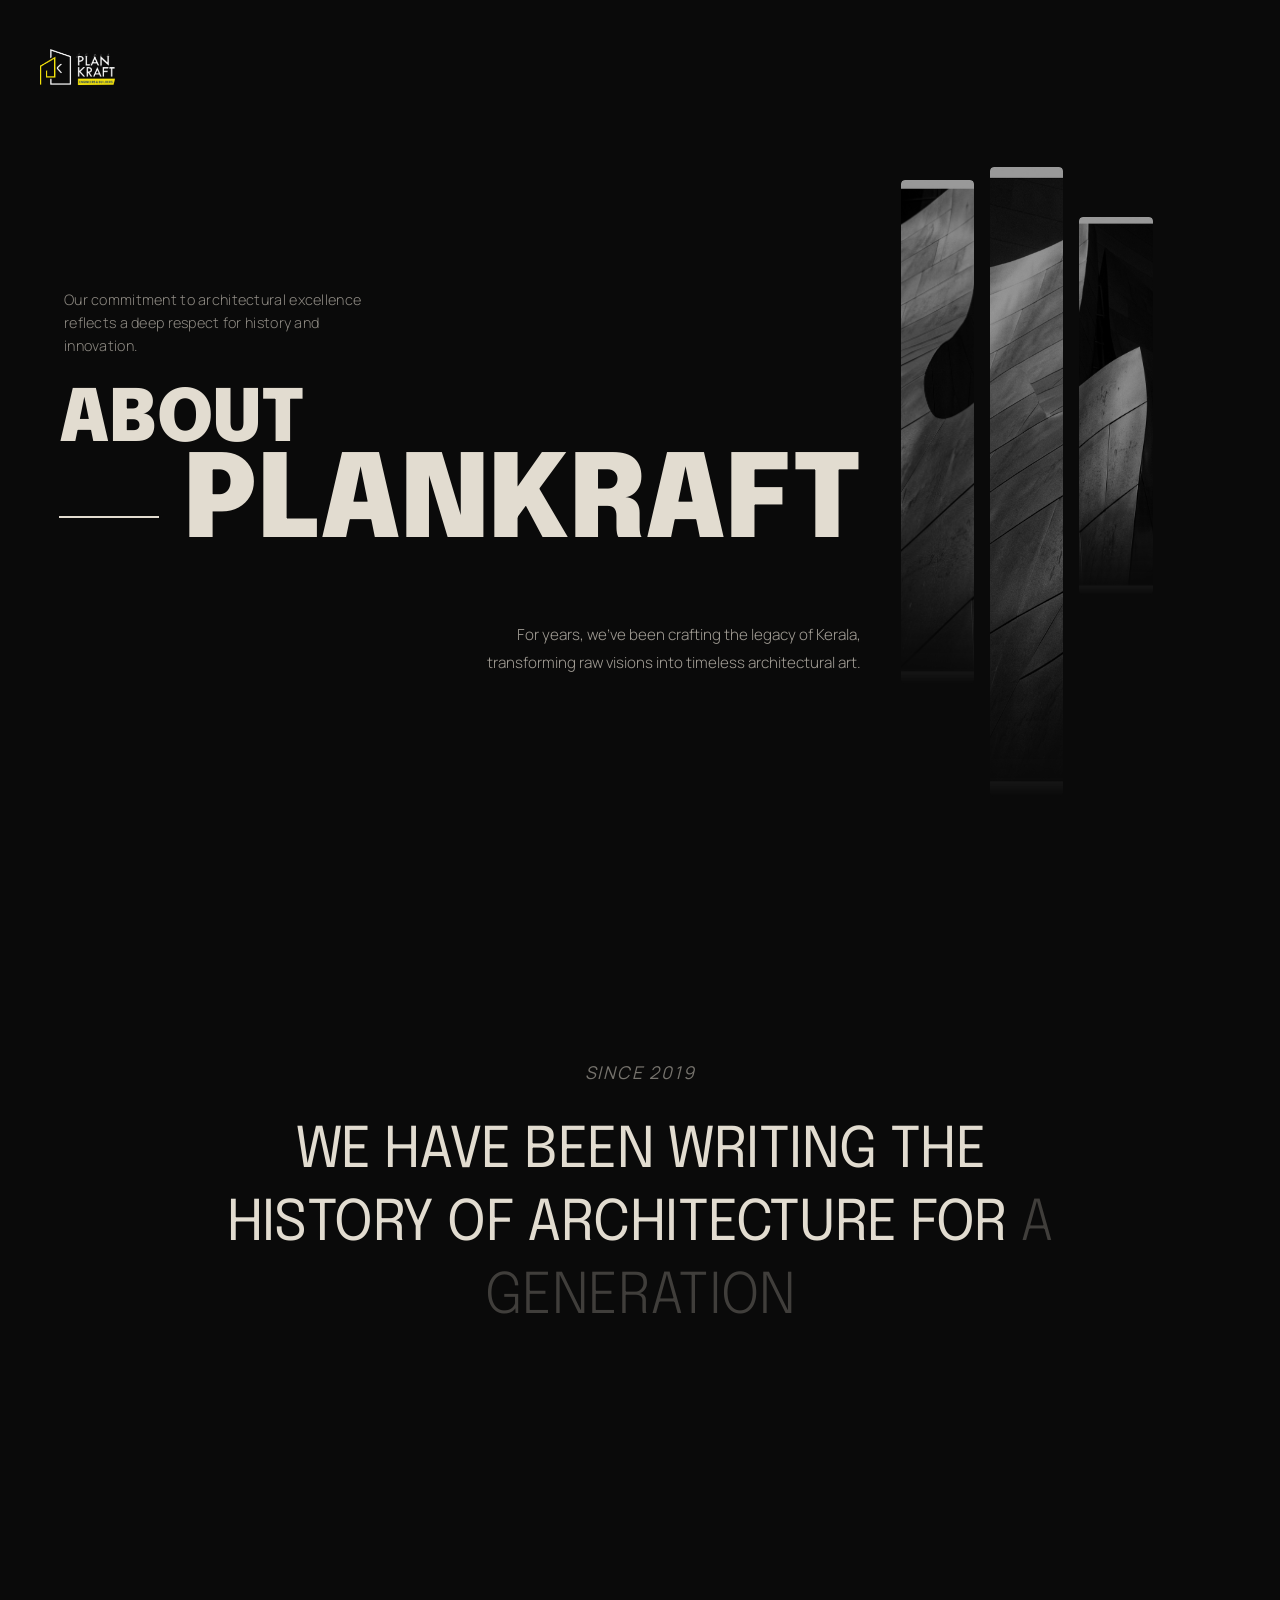
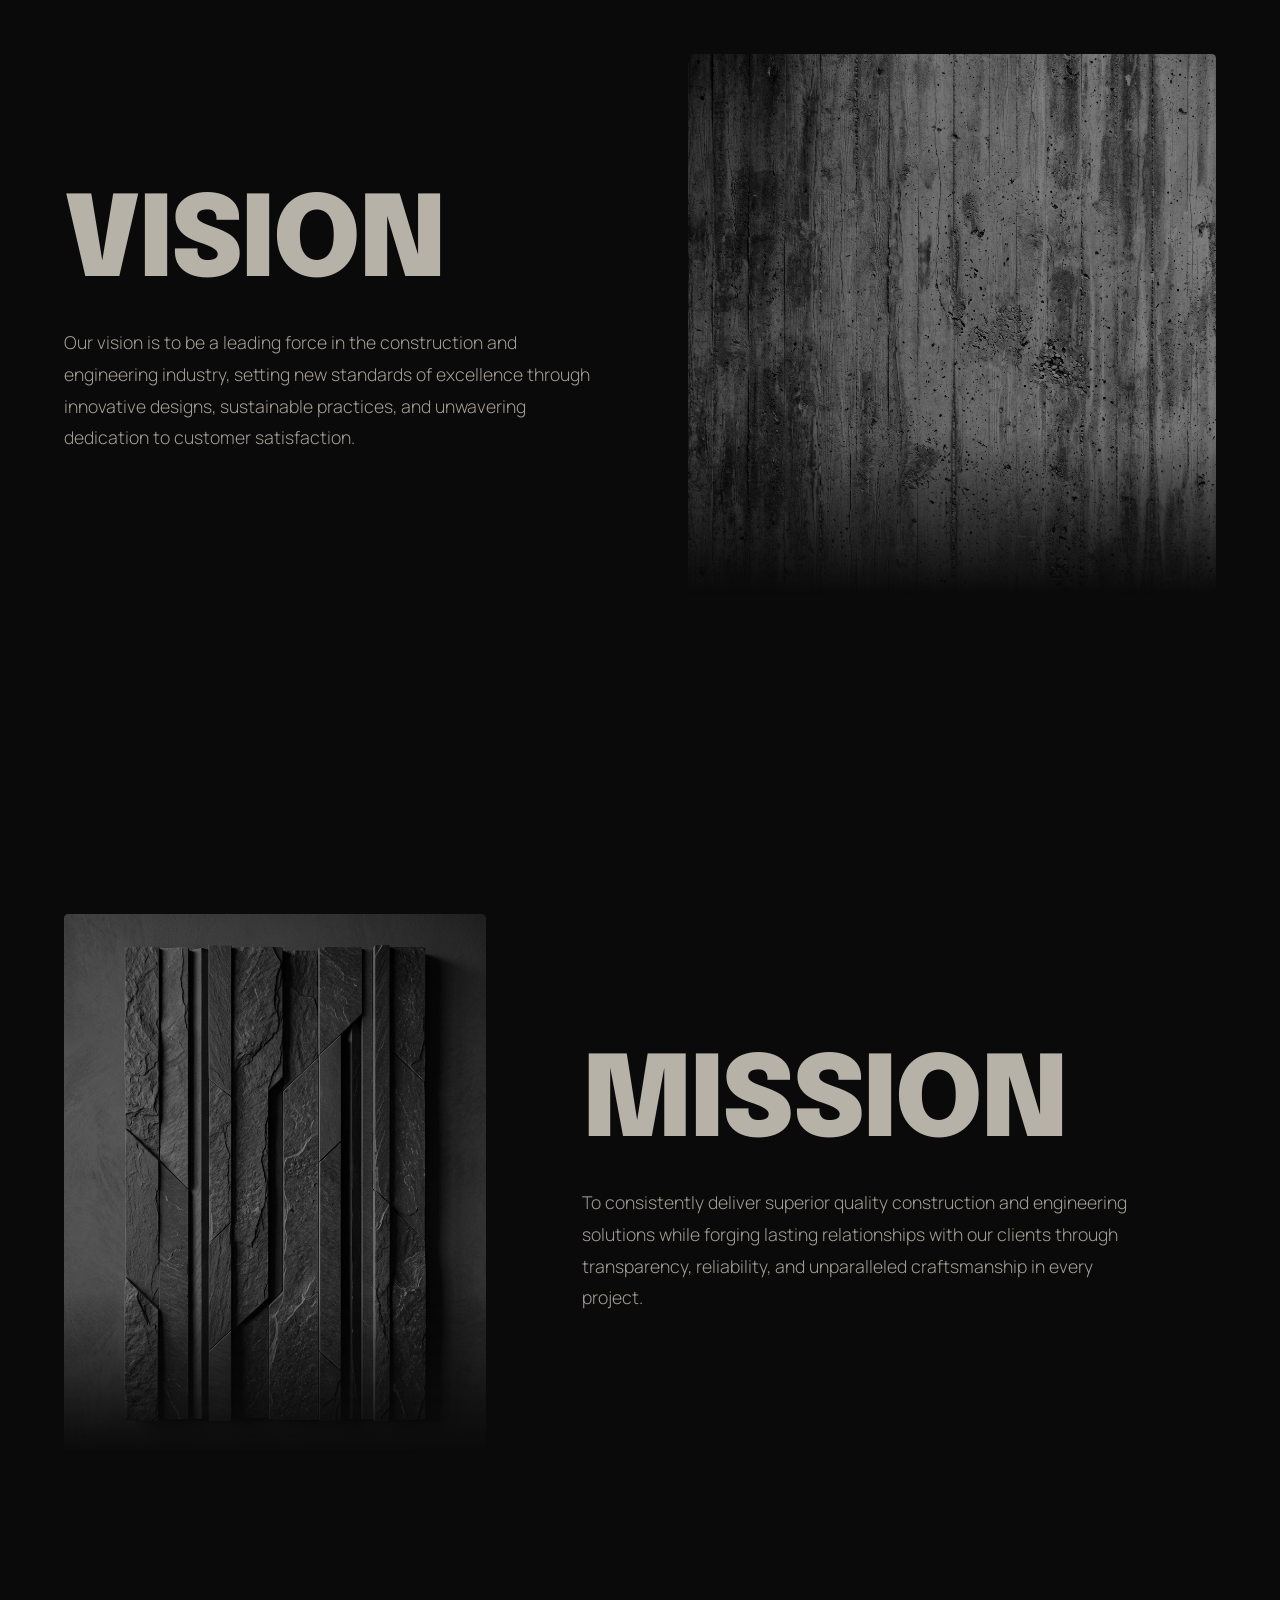
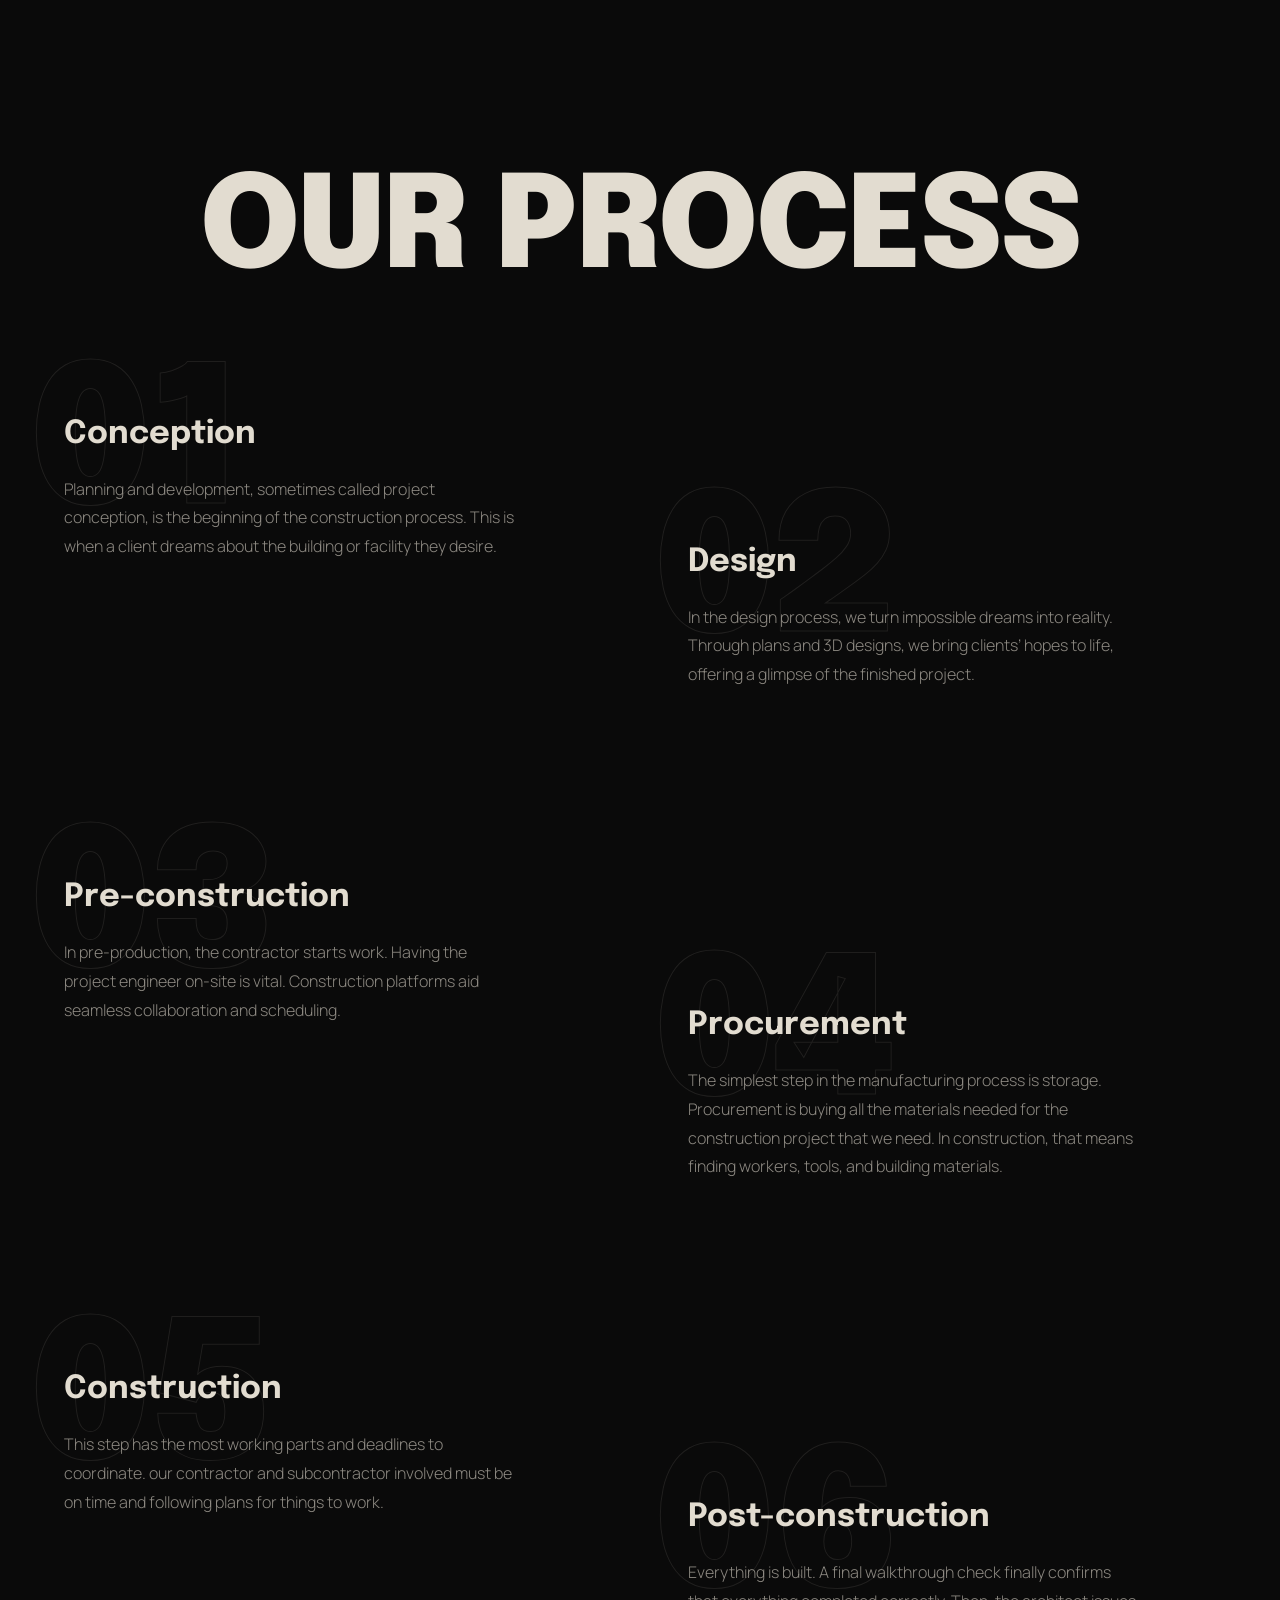
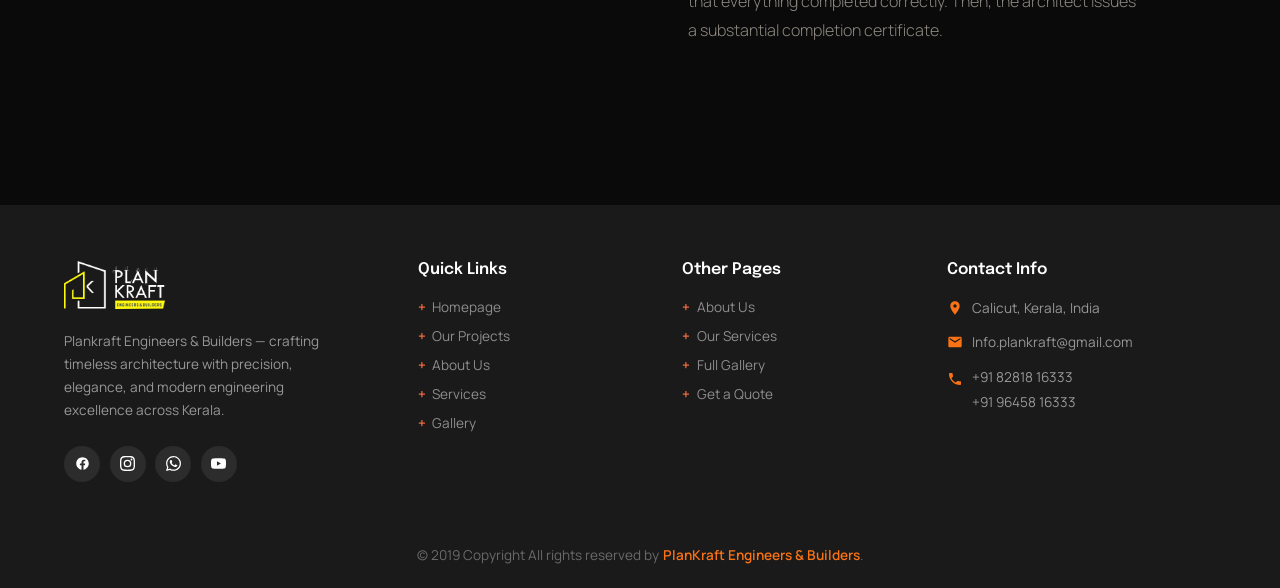
<file: about/index.html>
<!DOCTYPE html>
<html lang="en" class="scroll-smooth">

<head>
    <meta charset="UTF-8">
    <meta name="viewport" content="width=device-width, initial-scale=1.0">
    <title>About Us | PlanKraft Engineers & Builders</title>
    <link rel="icon" type="image/x-icon" href="/assets/icons/favicon.ico" />
    <link rel="preconnect" href="https://fonts.googleapis.com" />
    <link rel="preconnect" href="https://fonts.gstatic.com" crossorigin />
    <link
        href="https://fonts.googleapis.com/css2?family=Epilogue:ital,wght@0,400;0,700;0,900;1,300;1,400&family=Manrope:wght@200;300;400;500;600&display=swap"
        rel="stylesheet" />
    <style>
        /* Base styles */
        @font-face {
            font-family: 'Cinzel';
            src: url('/assets/fonts/Cinzel-Black.woff2') format('woff2');
            font-weight: 900;
            font-display: swap;
        }

        *,
        *::before,
        *::after {
            box-sizing: border-box;
            margin: 0;
            padding: 0;
            -webkit-tap-highlight-color: transparent;
        }

        :root {
            --white: #ffffff;
            --black: #0a0a0a;
            --near-black: #111111;
            --dark: #1a1a1a;
            --mid: #2f2f2f;
            --light-bg: #f4f3f1;
            --surface: #f9f8f6;
            --accent: #ac3509;
            --accent-light: #ff7043;
            --text-muted: #5f5e5c;
            --ff-head: 'Epilogue', sans-serif;
            --ff-body: 'Manrope', sans-serif;
        }

        html {
            font-size: 16px;
            overflow-x: hidden;
        }

        body {
            font-family: var(--ff-body);
            background: var(--black);
            color: #e2dcd0;
            overflow-x: hidden;
            -webkit-font-smoothing: antialiased;
        }

        /* Nav Styles */
        nav {
            position: fixed;
            top: 1.5rem;
            left: 50%;
            transform: translateX(-50%);
            z-index: 100;
            display: flex;
            justify-content: space-between;
            align-items: center;
            gap: 2rem;
            padding: 0.75rem 2rem;
            background: rgba(10, 10, 10, 0.75);
            backdrop-filter: blur(20px) brightness(0.9);
            border-radius: 999px;
            border: 1px solid rgba(255, 255, 255, 0.12);
            box-shadow: 0 8px 32px rgba(0, 0, 0, 0.25);
            transition: all 0.4s;
            width: fit-content;
        }

        .top-logo {
            position: absolute;
            top: 2rem;
            left: 2.5rem;
            z-index: 50;
            width: 75px;
            height: 75px;
            display: flex;
            align-items: center;
            justify-content: center;
        }

        .top-logo img {
            width: 75px;
            height: 75px;
            object-fit: contain;
        }

        .mobile-nav {
            display: none;
        }

        .nav-links {
            display: flex;
            gap: 2.5rem;
            align-items: center;
        }

        .nav-links a {
            font-family: var(--ff-body);
            font-size: 0.85rem;
            letter-spacing: 0.05em;
            color: rgba(255, 255, 255, 0.9);
            text-decoration: none;
            transition: color 0.2s;
            font-weight: 400;
            padding: 0.5rem 0.85rem;
            white-space: nowrap;
        }

        .nav-links a:hover,
        .nav-links a.active {
            color: #fff;
        }

        /* Page Hero */
        .page-hero {
            position: relative;
            min-height: 100vh;
            width: 100%;
            background: var(--black);
            display: flex;
            align-items: center;
            justify-content: center;
            padding: 8rem 5% 4rem;
            overflow: hidden;
        }

        .hero-layout {
            display: grid;
            grid-template-columns: 1.2fr 0.8fr;
            gap: 2.5rem;
            width: 100%;
            max-width: 1400px;
            align-items: center;
            position: relative;
            z-index: 10;
        }

        .hero-text-block {
            display: flex;
            flex-direction: column;
            gap: 2rem;
        }

        .hero-top-text {
            font-size: 0.9rem;
            color: rgba(226, 220, 208, 0.6);
            max-width: 300px;
            line-height: 1.6;
            font-weight: 300;
            letter-spacing: 0.02em;
            opacity: 0;
            transform: translateY(20px);
            animation: fadeUpMin 1s cubic-bezier(0.22, 1, 0.36, 1) 0.3s forwards;
        }

        .hero-title {
            display: flex;
            flex-direction: column;
            line-height: 0.9;
            margin-left: -5px;
            opacity: 0;
            transform: translateY(30px);
            animation: fadeUpMin 1s cubic-bezier(0.22, 1, 0.36, 1) 0.5s forwards;
        }

        .about-label {
            font-family: var(--ff-head);
            font-weight: 900;
            font-size: clamp(2.5rem, 6vw, 4.5rem);
            color: #e2dcd0;
            text-transform: uppercase;
            letter-spacing: -0.01em;
        }

        .brand-label {
            font-family: var(--ff-head);
            font-weight: 900;
            font-size: clamp(3.5rem, 9vw, 7.5rem);
            color: #e2dcd0;
            text-transform: uppercase;
            letter-spacing: -0.01em;
            display: flex;
            align-items: center;
            gap: 1.5rem;
        }

        .dash-line {
            display: inline-block;
            width: clamp(40px, 8vw, 100px);
            height: 2px;
            background: #e2dcd0;
            margin-top: 0.2em;
        }

        .hero-bottom-text {
            font-size: 0.95rem;
            color: rgba(226, 220, 208, 0.7);
            max-width: 400px;
            line-height: 1.8;
            align-self: flex-end;
            text-align: right;
            margin-top: 2rem;
            font-weight: 300;
            opacity: 0;
            transform: translateY(20px);
            animation: fadeUpMin 1s cubic-bezier(0.22, 1, 0.36, 1) 0.7s forwards;
        }

        .hero-visual-block {
            display: flex;
            gap: 1rem;
            height: 70vh;
            align-items: flex-start;
        }

        .panel {
            flex: 1;
            background-size: cover;
            background-position: center;
            background-repeat: no-repeat;
            border-radius: 4px;
            transition: all 0.8s cubic-bezier(0.22, 1, 0.36, 1);
            filter: grayscale(1) brightness(0.6);
            box-shadow: 0 10px 40px rgba(0, 0, 0, 0.5);
            opacity: 0;
            transform: scaleY(0);
            transform-origin: top;
            mask-image: linear-gradient(to bottom, black 70%, transparent 100%);
            -webkit-mask-image: linear-gradient(to bottom, black 70%, transparent 100%);
        }

        .panel-1 {
            height: 80%;
            margin-top: 5%;
            background-image: url('/assets/textures/about_texture_2.png');
            animation: panelReveal 1.2s cubic-bezier(0.22, 1, 0.36, 1) 0.4s forwards;
        }

        .panel-2 {
            height: 100%;
            background-image: url('/assets/textures/about_texture_2.png');
            background-position: 30%;
            animation: panelReveal 1.2s cubic-bezier(0.22, 1, 0.36, 1) 0.6s forwards;
        }

        .panel-3 {
            height: 60%;
            margin-top: 20%;
            background-image: url('/assets/textures/about_texture_2.png');
            background-position: 70%;
            animation: panelReveal 1.2s cubic-bezier(0.22, 1, 0.36, 1) 0.8s forwards;
        }

        @keyframes panelReveal {
            to {
                opacity: 1;
                transform: scaleY(1);
            }
        }

        .panel:hover {
            filter: grayscale(0.2) brightness(1);
            transform: scaleY(1.02);
            z-index: 5;
        }

        /* Hero Statement */
        .hero-statement {
            background: var(--black);
            padding: 10rem 5%;
            text-align: center;
        }

        .statement-year {
            display: block;
            font-family: var(--ff-body);
            font-style: italic;
            font-size: 1.1rem;
            color: rgba(226, 220, 208, 0.5);
            margin-bottom: 2rem;
            letter-spacing: 0.1em;
        }

        .statement-heading {
            font-family: var(--ff-head);
            font-size: clamp(1.8rem, 5vw, 3.5rem);
            font-weight: 400;
            color: #e2dcd0;
            line-height: 1.3;
            max-width: 1000px;
            margin: 0 auto;
            letter-spacing: -0.01em;
        }

        .statement-heading .highlight {
            color: rgba(226, 220, 208, 0.25);
            font-weight: 300;
        }


        /* Split Sections (Vision/Mission) */
        .split-section {
            background: var(--black);
            padding: 10rem 5%;
            overflow: hidden;
        }

        .split-layout {
            display: grid;
            grid-template-columns: 1fr 1fr;
            gap: 6rem;
            max-width: 1400px;
            margin: 0 auto;
            align-items: center;
        }

        .split-layout.reverse {
            grid-template-columns: 0.8fr 1.2fr;
        }

        .split-text-block {
            display: flex;
            flex-direction: column;
            gap: 2rem;
        }

        .split-label {
            font-family: var(--ff-head);
            font-weight: 900;
            font-size: clamp(3rem, 10vw, 7rem);
            color: #e2dcd0;
            text-transform: uppercase;
            letter-spacing: -0.02em;
            line-height: 0.9;
            opacity: 0.8;
        }

        .split-desc {
            font-size: 1.1rem;
            line-height: 1.8;
            color: rgba(226, 220, 208, 0.7);
            max-width: 550px;
            font-weight: 300;
        }

        .split-visual-block {
            height: 60vh;
            width: 100%;
            position: relative;
        }

        .split-panel {
            width: 100%;
            height: 100%;
            background-size: cover;
            background-position: center;
            border-radius: 4px;
            filter: grayscale(1) brightness(0.6);
            box-shadow: 0 10px 40px rgba(0,0,0,0.4);
            transition: all 0.8s cubic-bezier(0.22, 1, 0.36, 1);
            mask-image: linear-gradient(to bottom, black 70%, transparent 100%);
            -webkit-mask-image: linear-gradient(to bottom, black 70%, transparent 100%);
        }

        .split-section:hover .split-panel {
            filter: grayscale(0.2) brightness(0.9);
            transform: scale(1.02);
        }

        .vision-panel { background-image: url('/assets/textures/about_texture_1.png'); }
        .mission-panel { background-image: url('/assets/textures/about_texture_3.png'); }

        @media (max-width: 1000px) {
            .hero-layout, .split-layout, .split-layout.reverse { 
                grid-template-columns: 1fr; 
                gap: 2rem; 
            }
            .hero-visual-block, .split-visual-block { 
                display: none; 
            }
            .hero-bottom-text { 
                align-self: flex-start; 
                text-align: left; 
            }
            .split-text-block {
                align-items: center;
                text-align: center;
            }
            .split-desc {
                margin: 0 auto;
            }
        }

        /* Process Section */
        .process-section {
            background: var(--black);
            padding: 10rem 5%;
        }

        .process-header {
            margin-bottom: 8rem;
            text-align: center;
            max-width: 1400px;
            margin-left: auto;
            margin-right: auto;
        }

        .process-label {
            font-family: var(--ff-head);
            font-weight: 900;
            font-size: clamp(3rem, 10vw, 8rem);
            color: #e2dcd0;
            text-transform: uppercase;
            letter-spacing: -0.02em;
            line-height: 0.9;
        }

        .process-grid {
            display: grid;
            grid-template-columns: 1fr 1fr;
            gap: 12rem 6rem;
            max-width: 1400px;
            margin: 0 auto;
        }

        .process-step {
            position: relative;
            display: flex;
            flex-direction: column;
            gap: 1.5rem;
        }

        .process-step:nth-child(even) {
            margin-top: 8rem;
        }

        .step-num-bg {
            position: absolute;
            top: -4rem;
            left: -2rem;
            font-family: var(--ff-head);
            font-size: clamp(6rem, 15vw, 12rem);
            font-weight: 900;
            color: transparent;
            -webkit-text-stroke: 1px rgba(226, 220, 208, 0.1);
            z-index: 1;
            line-height: 1;
            pointer-events: none;
        }

        .step-title {
            font-family: var(--ff-head);
            font-size: 2rem;
            font-weight: 700;
            color: #e2dcd0;
            position: relative;
            z-index: 2;
        }

        .step-desc {
            font-size: 1rem;
            line-height: 1.8;
            color: rgba(226, 220, 208, 0.6);
            max-width: 450px;
            position: relative;
            z-index: 2;
            font-weight: 300;
        }

        @media (max-width: 1000px) {
            .process-grid {
                grid-template-columns: 1fr;
                gap: 8rem;
            }

            .process-step:nth-child(even) {
                margin-top: 0;
            }

            .step-num-bg {
                top: -3rem;
                left: -1rem;
                font-size: 8rem;
            }
        }

        /* Consult Button */
        .consult-btn {
            position: absolute;
            top: 2.5rem;
            right: 1.5rem;
            z-index: 90;
            display: flex;
            align-items: center;
            gap: 0.5rem;
            padding: 0.6rem 1.4rem;
            background: #fff;
            color: #1a1a1a;
            text-decoration: none;
            border-radius: 999px;
            font-family: var(--ff-body);
            font-size: 0.78rem;
            font-weight: 600;
            letter-spacing: 0.02em;
            border: 1px solid rgba(0, 0, 0, 0.08);
            box-shadow: 0 2px 12px rgba(0, 0, 0, 0.08);
            transition: all 0.3s ease;
            white-space: nowrap;
        }

        .consult-btn:hover {
            background: #1a1a1a;
            color: #fff;
            transform: translateY(-2px);
            box-shadow: 0 6px 20px rgba(0, 0, 0, 0.15);
        }

        .consult-btn svg {
            width: 14px;
            height: 14px;
            flex-shrink: 0;
        }

        /* Footer */
        footer {
            background: #1a1a1a;
            color: var(--white);
            padding: 3.5rem 4rem 0;
        }

        .footer-grid {
            display: grid;
            grid-template-columns: 1.4fr 1fr 1fr 1.2fr;
            gap: 2.5rem;
            padding-bottom: 2.5rem;
        }

        .footer-brand-col .footer-logo {
            height: 48px;
            width: auto;
            margin-bottom: 1rem;
            filter: brightness(1.1);
        }

        .footer-brand-col .footer-desc {
            font-size: 0.85rem;
            color: rgba(255, 255, 255, 0.55);
            line-height: 1.7;
            margin-bottom: 1.5rem;
            max-width: 280px;
        }

        .footer-col-title {
            font-family: var(--ff-head);
            font-size: 1rem;
            font-weight: 600;
            color: #fff;
            margin-bottom: 1.25rem;
        }

        .footer-links {
            list-style: none;
            padding: 0;
            display: flex;
            flex-direction: column;
            gap: 0.7rem;
        }

        .footer-links li a {
            font-size: 0.85rem;
            color: rgba(255, 255, 255, 0.5);
            text-decoration: none;
            transition: color 0.2s;
            display: flex;
            align-items: center;
            gap: 0.4rem;
        }

        .footer-links li a::before {
            content: '+';
            color: var(--accent-light);
            font-weight: 600;
        }

        .footer-links li a:hover {
            color: var(--accent-light);
        }

        .footer-bottom {
            display: flex;
            justify-content: center;
            align-items: center;
            width: 100%;
            padding: 1.5rem 0;
            border-top: none;
            font-size: clamp(0.7rem, 2.5vw, 0.85rem);
            color: rgba(255, 255, 255, 0.35);
            white-space: nowrap;
        }

        .footer-bottom a {
            color: #f97316;
            text-decoration: none;
            font-weight: 600;
            margin-left: 0.3rem;
        }

        .social-links {
            display: flex;
            gap: 0.6rem;
            align-items: center;
        }

        .social-btn {
            width: 36px;
            height: 36px;
            border-radius: 50%;
            background: rgba(255, 255, 255, 0.08);
            display: flex;
            align-items: center;
            justify-content: center;
            transition: background 0.3s, transform 0.3s;
        }

        .social-btn:hover {
            background: rgba(249, 115, 22, 0.25);
            transform: translateY(-2px);
        }

        .social-btn svg {
            width: 15px;
            height: 15px;
            fill: white;
        }

        .footer-contact-item {
            display: flex;
            align-items: flex-start;
            gap: 0.6rem;
            margin-bottom: 0.9rem;
            font-size: 0.85rem;
            color: rgba(255, 255, 255, 0.55);
            line-height: 1.5;
        }

        .footer-contact-item svg {
            width: 16px;
            height: 16px;
            fill: #f97316;
            flex-shrink: 0;
            margin-top: 2px;
        }

        .footer-contact-item a {
            color: rgba(255, 255, 255, 0.55);
            text-decoration: none;
            transition: color 0.2s;
        }

        .footer-contact-item a:hover {
            color: #f97316;
        }

        /* Animation */
        .reveal {
            opacity: 0;
            transform: translateY(35px);
            transition: opacity 0.8s cubic-bezier(0.22, 1, 0.36, 1), transform 0.8s cubic-bezier(0.22, 1, 0.36, 1);
        }

        .reveal.revealed {
            opacity: 1;
            transform: translateY(0);
        }

        @keyframes fadeUpMin {
            from {
                opacity: 0;
                transform: translateY(15px);
            }

            to {
                opacity: 1;
                transform: translateY(0);
            }
        }

        /* Mobile Adjustments */
        @media (max-width: 900px) {
            nav {
                display: none !important;
            }

            .top-logo {
                width: 60px;
                height: 60px;
            }

            .top-logo img {
                width: 60px;
                height: 60px;
            }

            .vm-grid {
                grid-template-columns: 1fr;
                gap: 2rem;
            }

            footer {
                padding: 2rem 1.25rem 0;
            }

            .footer-grid {
                grid-template-columns: 1fr 1fr;
                gap: 2rem;
            }

            .footer-brand-col {
                grid-column: 1 / -1;
            }

            .footer-grid > div:last-child {
                grid-column: 1 / -1;
            }
        }

        @media (max-width: 600px) {
            .progress-grid {
                grid-template-columns: 1fr;
            }
        }
    </style>
</head>

<body>

    <div class="top-logo">
        <a href="/"><img src="/assets/logo.png" alt="Plankraft Logo"></a>
    </div>



    <main id="main-content">

        <!-- Hero Section -->
        <section class="page-hero">
            <div class="hero-layout">
                <div class="hero-text-block">
                    <p class="hero-top-text">Our commitment to architectural excellence reflects a deep respect for history and innovation.</p>
                    <h1 class="hero-title">
                        <span class="about-label">ABOUT</span>
                        <span class="brand-label"><span class="dash-line"></span>PLANKRAFT</span>
                    </h1>
                    <p class="hero-bottom-text">For years, we've been crafting the legacy of Kerala, transforming raw visions into timeless architectural art.</p>
                </div>
                <div class="hero-visual-block">
                    <div class="panel panel-1"></div>
                    <div class="panel panel-2"></div>
                    <div class="panel panel-3"></div>
                </div>
            </div>
        </section>

        <!-- Hero Statement -->
        <section class="hero-statement reveal">
            <span class="statement-year">SINCE 2019</span>
            <h2 class="statement-heading">
                WE HAVE BEEN WRITING THE <br>
                HISTORY OF ARCHITECTURE FOR <span class="highlight">A GENERATION</span>
            </h2>
        </section>


        <!-- Vision Section -->
        <section class="split-section vision-section reveal">
            <div class="split-layout">
                <div class="split-text-block">
                    <h3 class="split-label">Vision</h3>
                    <p class="split-desc">Our vision is to be a leading force in the construction and engineering industry,
                        setting new standards of excellence through innovative designs, sustainable practices, and
                        unwavering dedication to customer satisfaction.</p>
                </div>
                <div class="split-visual-block">
                    <div class="split-panel vision-panel"></div>
                </div>
            </div>
        </section>

        <!-- Mission Section -->
        <section class="split-section mission-section reveal">
            <div class="split-layout reverse">
                <div class="split-visual-block">
                    <div class="split-panel mission-panel"></div>
                </div>
                <div class="split-text-block">
                    <h3 class="split-label">Mission</h3>
                    <p class="split-desc">To consistently deliver superior quality construction and engineering solutions
                        while forging lasting relationships with our clients through transparency, reliability, and
                        unparalleled craftsmanship in every project.</p>
                </div>
            </div>
        </section>

        <!-- Work Progress Section -->
        <section class="process-section">
            <div class="process-header reveal">
                <h2 class="process-label">Our Process</h2>
            </div>
            <div class="process-grid">
                <div class="process-step reveal">
                    <div class="step-num-bg">01</div>
                    <h3 class="step-title">Conception</h3>
                    <p class="step-desc">Planning and development, sometimes called project conception, is the
                        beginning of the construction process. This is when a client dreams about the building or
                        facility they desire.</p>
                </div>
                <div class="process-step reveal">
                    <div class="step-num-bg">02</div>
                    <h3 class="step-title">Design</h3>
                    <p class="step-desc">In the design process, we turn impossible dreams into reality. Through
                        plans and 3D designs, we bring clients’ hopes to life, offering a glimpse of the finished
                        project.</p>
                </div>
                <div class="process-step reveal">
                    <div class="step-num-bg">03</div>
                    <h3 class="step-title">Pre-construction</h3>
                    <p class="step-desc">In pre-production, the contractor starts work. Having the project engineer
                        on-site is vital. Construction platforms aid seamless collaboration and scheduling.</p>
                </div>
                <div class="process-step reveal">
                    <div class="step-num-bg">04</div>
                    <h3 class="step-title">Procurement</h3>
                    <p class="step-desc">The simplest step in the manufacturing process is storage. Procurement is
                        buying all the materials needed for the construction project that we need. In construction, that
                        means finding workers, tools, and building materials.</p>
                </div>
                <div class="process-step reveal">
                    <div class="step-num-bg">05</div>
                    <h3 class="step-title">Construction</h3>
                    <p class="step-desc">This step has the most working parts and deadlines to coordinate. our
                        contractor and subcontractor involved must be on time and following plans for things to work.
                    </p>
                </div>
                <div class="process-step reveal">
                    <div class="step-num-bg">06</div>
                    <h3 class="step-title">Post-construction</h3>
                    <p class="step-desc">Everything is built. A final walkthrough check finally confirms that everything
                        completed correctly. Then, the architect issues a substantial completion certificate.</p>
                </div>
            </div>
        </section>


    </main>

    <footer id="footer">
        <div class="footer-grid">
            <!-- Brand Column -->
            <div class="footer-brand-col">
                <img src="/assets/logo.png" alt="Plankraft Logo" class="footer-logo">
                <p class="footer-desc">Plankraft Engineers & Builders — crafting timeless architecture with precision,
                    elegance, and modern engineering excellence across Kerala.</p>
                <div class="social-links">
                    <a href="https://www.facebook.com/share/1DqDt3Rjsw/" target="_blank" rel="noopener"
                        class="social-btn" aria-label="Facebook">
                        <svg viewBox="0 0 24 24">
                            <path
                                d="M22 12c0-5.523-4.477-10-10-10S2 6.477 2 12c0 4.991 3.657 9.128 8.438 9.878v-6.987h-2.54V12h2.54V9.797c0-2.506 1.492-3.89 3.777-3.89 1.094 0 2.238.195 2.238.195v2.46h-1.26c-1.243 0-1.63.771-1.63 1.562V12h2.773l-.443 2.89h-2.33v6.988C18.343 21.128 22 16.991 22 12z" />
                        </svg>
                    </a>
                    <a href="https://www.instagram.com/plankraft_engineers_builders?igsh=ZjlrcGZ1cWRrYWxh"
                        target="_blank" rel="noopener" class="social-btn" aria-label="Instagram">
                        <svg viewBox="0 0 24 24">
                            <path
                                d="M12 2.163c3.204 0 3.584.012 4.85.07 3.252.148 4.771 1.691 4.919 4.919.058 1.265.069 1.645.069 4.849 0 3.205-.012 3.584-.069 4.849-.149 3.225-1.664 4.771-4.919 4.919-1.266.058-1.644.07-4.85.07-3.204 0-3.584-.012-4.849-.07-3.26-.149-4.771-1.699-4.919-4.92-.058-1.265-.07-1.644-.07-4.849 0-3.204.013-3.583.07-4.849.149-3.227 1.664-4.771 4.919-4.919 1.266-.057 1.645-.069 4.849-.069zM12 0C8.741 0 8.333.014 7.053.072 2.695.272.273 2.69.073 7.052.014 8.333 0 8.741 0 12c0 3.259.014 3.668.072 4.948.2 4.358 2.618 6.78 6.98 6.98C8.333 23.986 8.741 24 12 24c3.259 0 3.668-.014 4.948-.072 4.354-.2 6.782-2.618 6.979-6.98.059-1.28.073-1.689.073-4.948 0-3.259-.014-3.667-.072-4.947-.196-4.354-2.617-6.78-6.979-6.98C15.668.014 15.259 0 12 0zm0 5.838a6.162 6.162 0 100 12.324 6.162 6.162 0 000-12.324zM12 16a4 4 0 110-8 4 4 0 010 8zm6.406-11.845a1.44 1.44 0 100 2.881 1.44 1.44 0 000-2.881z" />
                        </svg>
                    </a>
                    <a href="https://api.whatsapp.com/send/?phone=919645816333&text=Hai+%0D%0AI+want+to+know+more+about+your+service.&type=phone_number&app_absent=0"
                        target="_blank" rel="noopener" class="social-btn" aria-label="WhatsApp">
                        <svg viewBox="0 0 24 24">
                            <path
                                d="M17.472 14.382c-.297-.149-1.758-.867-2.03-.967-.273-.099-.471-.148-.67.15-.197.297-.767.966-.94 1.164-.173.199-.347.223-.644.075-.297-.15-1.255-.463-2.39-1.475-.883-.788-1.48-1.761-1.653-2.059-.173-.297-.018-.458.13-.606.134-.133.298-.347.446-.52.149-.174.198-.298.298-.497.099-.198.05-.371-.025-.52-.075-.149-.669-1.612-.916-2.207-.242-.579-.487-.5-.669-.51-.173-.008-.371-.01-.57-.01-.198 0-.52.074-.792.372-.272.297-1.04 1.016-1.04 2.479 0 1.462 1.065 2.875 1.213 3.074.149.198 2.096 3.2 5.077 4.487.709.306 1.262.489 1.694.625.712.227 1.36.195 1.871.118.571-.085 1.758-.719 2.006-1.413.248-.694.248-1.289.173-1.413-.074-.124-.272-.198-.57-.347m-5.421 7.403h-.004a9.87 9.87 0 01-5.031-1.378l-.361-.214-3.741.982.998-3.648-.235-.374a9.86 9.86 0 01-1.51-5.26c.001-5.45 4.436-9.884 9.888-9.884 2.64 0 5.122 1.03 6.988 2.898a9.825 9.825 0 012.893 6.994c-.003 5.45-4.437 9.884-9.885 9.884m8.413-18.297A11.815 11.815 0 0012.05 0C5.495 0 .16 5.335.157 11.892c0 2.096.547 4.142 1.588 5.945L.057 24l6.305-1.654a11.882 11.882 0 005.683 1.448h.005c6.554 0 11.89-5.335 11.893-11.893a11.821 11.821 0 00-3.48-8.413z" />
                        </svg>
                    </a>
                    <a href="https://www.youtube.com/@plankraftengineersbuilders8644" target="_blank" rel="noopener"
                        class="social-btn" aria-label="YouTube">
                        <svg viewBox="0 0 24 24">
                            <path
                                d="M23.498 6.186a3.016 3.016 0 0 0-2.122-2.136C19.505 3.545 12 3.545 12 3.545s-7.505 0-9.377.505A3.017 3.017 0 0 0 .502 6.186C0 8.07 0 12 0 12s0 3.93.502 5.814a3.016 3.016 0 0 0 2.122 2.136c1.871.505 9.376.505 9.376.505s7.505 0 9.377-.505a3.015 3.015 0 0 0 2.122-2.136C24 15.93 24 12 24 12s0-3.93-.502-5.814zM9.545 15.568V8.432L15.818 12l-6.273 3.568z" />
                        </svg>
                    </a>
                </div>
            </div>

            <!-- Quick Links -->
            <div>
                <h4 class="footer-col-title">Quick Links</h4>
                <ul class="footer-links">
                    <li><a href="/#hero">Homepage</a></li>
                    <li><a href="/#latest">Our Projects</a></li>
                    <li><a href="/#about">About Us</a></li>
                    <li><a href="/#services">Services</a></li>
                    <li><a href="/#gallery">Gallery</a></li>
                </ul>
            </div>

            <!-- Other Pages -->
            <div>
                <h4 class="footer-col-title">Other Pages</h4>
                <ul class="footer-links">
                    <li><a href="/about/">About Us</a></li>
                    <li><a href="/services/">Our Services</a></li>
                    <li><a href="/gallery/">Full Gallery</a></li>
                    <li><a href="/contact/">Get a Quote</a></li>
                </ul>
            </div>

            <!-- Contact Info -->
            <div>
                <h4 class="footer-col-title">Contact Info</h4>
                <div class="footer-contact-item">
                    <svg viewBox="0 0 24 24">
                        <path
                            d="M12 2C8.13 2 5 5.13 5 9c0 5.25 7 13 7 13s7-7.75 7-13c0-3.87-3.13-7-7-7zm0 9.5c-1.38 0-2.5-1.12-2.5-2.5s1.12-2.5 2.5-2.5 2.5 1.12 2.5 2.5-1.12 2.5-2.5 2.5z" />
                    </svg>
                    <a href="https://maps.app.goo.gl/Er46LezjWVYWkQSH8" target="_blank" rel="noopener">Calicut, Kerala,
                        India</a>
                </div>
                <div class="footer-contact-item">
                    <svg viewBox="0 0 24 24">
                        <path
                            d="M20 4H4c-1.1 0-1.99.9-1.99 2L2 18c0 1.1.9 2 2 2h16c1.1 0 2-.9 2-2V6c0-1.1-.9-2-2-2zm0 4l-8 5-8-5V6l8 5 8-5v2z" />
                    </svg>
                    <a href="mailto:Info.plankraft@gmail.com">Info.plankraft@gmail.com</a>
                </div>
                <div class="footer-contact-item" style="align-items: flex-start;">
                    <svg viewBox="0 0 24 24" style="margin-top: 4px;">
                        <path
                            d="M6.62 10.79c1.44 2.83 3.76 5.14 6.59 6.59l2.2-2.2c.27-.27.67-.36 1.02-.24 1.12.37 2.33.57 3.57.57.55 0 1 .45 1 1V20c0 .55-.45 1-1 1-9.39 0-17-7.61-17-17 0-.55.45-1 1-1h3.5c.55 0 1 .45 1 1 0 1.25.2 2.45.57 3.57.11.35.03.74-.25 1.02l-2.2 2.2z" />
                    </svg>
                    <div style="display: flex; flex-direction: column; gap: 0.3rem;">
                        <a href="tel:+918281816333">+91 82818 16333</a>
                        <a href="tel:+919645816333">+91 96458 16333</a>
                    </div>
                </div>
            </div>
        </div>

        <div class="footer-bottom">
            © 2019 Copyright All rights reserved by <a href="/#hero">PlanKraft Engineers & Builders</a>.
        </div>
    </footer>

    <script>
        document.addEventListener("DOMContentLoaded", () => {
            const revealElements = document.querySelectorAll('.reveal');
            const revealObserver = new IntersectionObserver((entries) => {
                entries.forEach(entry => {
                    if (entry.isIntersecting) {
                        entry.target.classList.add('revealed');
                        revealObserver.unobserve(entry.target);
                    }
                });
            }, { threshold: 0.12, rootMargin: '0px 0px -40px 0px' });

            revealElements.forEach(el => revealObserver.observe(el));
        });
    </script>
  <script src="../admin/cms-loader.js"></script>
</body>

</html>
</file>
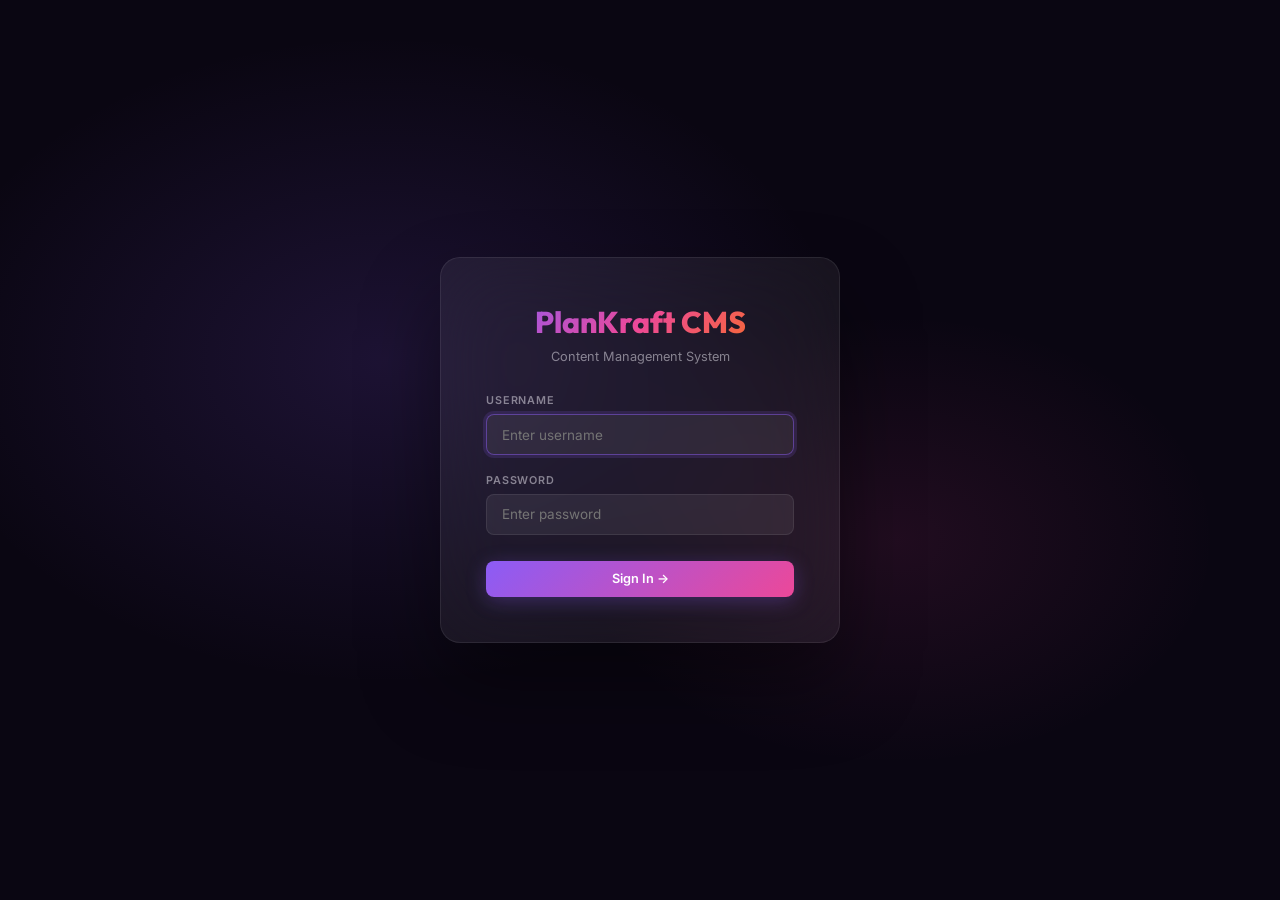
<file: admin/index.html>
<!DOCTYPE html>
<html lang="en">
<head>
<meta charset="UTF-8">
<meta name="viewport" content="width=device-width, initial-scale=1.0">
<title>PlanKraft CMS — Admin</title>
<link rel="icon" type="image/x-icon" href="/assets/icons/favicon.ico">
<link rel="preconnect" href="https://fonts.googleapis.com">
<link rel="preconnect" href="https://fonts.gstatic.com" crossorigin>
<link href="https://fonts.googleapis.com/css2?family=Inter:wght@300;400;500;600;700;800&family=Outfit:wght@400;500;600;700;800;900&display=swap" rel="stylesheet">
<style>
/* ═══════════════════════════════════════════════════════ */
/*  PLANKRAFT CMS — VIBRANT ADMIN PANEL                   */
/* ═══════════════════════════════════════════════════════ */
*,*::before,*::after{box-sizing:border-box;margin:0;padding:0}
:root{
  --bg-deep:#0a0612;
  --bg-surface:rgba(255,255,255,0.04);
  --bg-card:rgba(255,255,255,0.06);
  --bg-card-hover:rgba(255,255,255,0.1);
  --bg-input:rgba(255,255,255,0.07);
  --border:rgba(255,255,255,0.08);
  --border-focus:rgba(139,92,246,0.5);
  --text:#f0eef5;
  --text-muted:rgba(240,238,245,0.5);
  --text-dim:rgba(240,238,245,0.3);
  --violet:#8b5cf6;
  --pink:#ec4899;
  --cyan:#06b6d4;
  --amber:#f59e0b;
  --coral:#f97316;
  --emerald:#10b981;
  --red:#ef4444;
  --sidebar-w:260px;
  --radius:12px;
  --radius-sm:8px;
  --ff-head:'Outfit',sans-serif;
  --ff-body:'Inter',sans-serif;
  --transition:0.3s cubic-bezier(0.22,1,0.36,1);
}
html{font-size:15px;scroll-behavior:smooth}
body{
  font-family:var(--ff-body);
  background:var(--bg-deep);
  color:var(--text);
  overflow-x:hidden;
  min-height:100vh;
  -webkit-font-smoothing:antialiased;
}
body::before{
  content:'';position:fixed;inset:0;z-index:0;pointer-events:none;
  background:
    radial-gradient(ellipse 80% 50% at 20% 20%, rgba(139,92,246,0.12) 0%, transparent 60%),
    radial-gradient(ellipse 60% 40% at 80% 70%, rgba(236,72,153,0.08) 0%, transparent 50%),
    radial-gradient(ellipse 50% 50% at 50% 50%, rgba(6,182,212,0.05) 0%, transparent 50%);
}

/* ═══ SCROLLBAR ═══ */
::-webkit-scrollbar{width:6px;height:6px}
::-webkit-scrollbar-track{background:transparent}
::-webkit-scrollbar-thumb{background:rgba(139,92,246,0.3);border-radius:99px}
::-webkit-scrollbar-thumb:hover{background:rgba(139,92,246,0.5)}

/* ═══ LOGIN SCREEN ═══ */
#loginScreen{
  position:fixed;inset:0;z-index:9999;
  display:flex;align-items:center;justify-content:center;
  background:var(--bg-deep);
}
#loginScreen::before{
  content:'';position:absolute;inset:0;
  background:
    radial-gradient(ellipse 60% 60% at 30% 40%, rgba(139,92,246,0.15) 0%, transparent 60%),
    radial-gradient(ellipse 50% 50% at 70% 60%, rgba(236,72,153,0.1) 0%, transparent 50%);
}
.login-card{
  position:relative;z-index:1;
  width:400px;max-width:90vw;
  background:var(--bg-card);
  backdrop-filter:blur(40px);
  border:1px solid var(--border);
  border-radius:20px;
  padding:3rem;
  box-shadow:0 40px 80px rgba(0,0,0,0.4);
  animation:cardFloat 0.8s ease both;
}
@keyframes cardFloat{from{opacity:0;transform:translateY(30px) scale(0.96)}to{opacity:1;transform:translateY(0) scale(1)}}
.login-card h1{
  font-family:var(--ff-head);font-size:2rem;font-weight:800;
  text-align:center;margin-bottom:0.5rem;
  background:linear-gradient(135deg,var(--violet),var(--pink),var(--coral));
  -webkit-background-clip:text;-webkit-text-fill-color:transparent;
}
.login-card .subtitle{text-align:center;color:var(--text-muted);font-size:0.85rem;margin-bottom:2rem}
.login-error{
  background:rgba(239,68,68,0.12);border:1px solid rgba(239,68,68,0.3);
  color:var(--red);font-size:0.8rem;padding:0.6rem 1rem;border-radius:var(--radius-sm);
  margin-bottom:1rem;display:none;text-align:center;
}
.form-field{margin-bottom:1.25rem;position:relative}
.form-field label{
  display:block;font-size:0.72rem;font-weight:600;
  letter-spacing:0.08em;text-transform:uppercase;
  color:var(--text-muted);margin-bottom:0.5rem;
}
.form-field input,.form-field textarea,.form-field select{
  width:100%;padding:0.75rem 1rem;
  background:var(--bg-input);border:1px solid var(--border);
  border-radius:var(--radius-sm);color:var(--text);
  font-family:var(--ff-body);font-size:0.9rem;
  outline:none;transition:border-color var(--transition),box-shadow var(--transition);
}
.form-field input:focus,.form-field textarea:focus,.form-field select:focus{
  border-color:var(--border-focus);
  box-shadow:0 0 0 3px rgba(139,92,246,0.15);
}
.form-field textarea{resize:vertical;min-height:80px}
.btn{
  display:inline-flex;align-items:center;justify-content:center;gap:0.5rem;
  padding:0.7rem 1.5rem;border:none;border-radius:var(--radius-sm);
  font-family:var(--ff-body);font-size:0.85rem;font-weight:600;
  cursor:pointer;transition:all var(--transition);
  position:relative;overflow:hidden;
}
.btn-primary{
  background:linear-gradient(135deg,var(--violet),var(--pink));
  color:#fff;box-shadow:0 4px 20px rgba(139,92,246,0.3);
}
.btn-primary:hover{transform:translateY(-2px);box-shadow:0 8px 30px rgba(139,92,246,0.4)}
.btn-ghost{background:var(--bg-card);color:var(--text);border:1px solid var(--border)}
.btn-ghost:hover{background:var(--bg-card-hover);border-color:rgba(255,255,255,0.15)}
.btn-danger{background:rgba(239,68,68,0.15);color:var(--red);border:1px solid rgba(239,68,68,0.2)}
.btn-danger:hover{background:rgba(239,68,68,0.25)}
.btn-success{background:rgba(16,185,129,0.15);color:var(--emerald);border:1px solid rgba(16,185,129,0.2)}
.btn-success:hover{background:rgba(16,185,129,0.25)}
.btn-full{width:100%}
.btn-sm{padding:0.45rem 0.9rem;font-size:0.78rem}

/* ═══ SIDEBAR ═══ */
#adminApp{display:none}
.admin-layout{display:flex;min-height:100vh;position:relative;z-index:1}
.sidebar{
  position:fixed;top:0;left:0;bottom:0;
  width:var(--sidebar-w);z-index:50;
  background:linear-gradient(180deg,rgba(20,10,40,0.95) 0%,rgba(15,8,30,0.98) 100%);
  backdrop-filter:blur(30px);
  border-right:1px solid var(--border);
  display:flex;flex-direction:column;
  overflow-y:auto;overflow-x:hidden;
}
.sidebar-brand{
  padding:1.5rem;display:flex;align-items:center;gap:0.75rem;
  border-bottom:1px solid var(--border);
}
.sidebar-brand-icon{
  width:40px;height:40px;border-radius:12px;
  background:linear-gradient(135deg,var(--violet),var(--pink));
  display:flex;align-items:center;justify-content:center;
  font-family:var(--ff-head);font-weight:900;font-size:1.1rem;color:#fff;
}
.sidebar-brand-text{font-family:var(--ff-head);font-weight:700;font-size:1.05rem}
.sidebar-brand-text span{
  font-size:0.65rem;display:block;color:var(--text-muted);font-weight:400;
  letter-spacing:0.06em;text-transform:uppercase;
}
.sidebar-nav{flex:1;padding:1rem 0.75rem}
.nav-section-label{
  font-size:0.6rem;font-weight:700;letter-spacing:0.15em;
  text-transform:uppercase;color:var(--text-dim);
  padding:1rem 0.75rem 0.5rem;
}
.nav-item{
  display:flex;align-items:center;gap:0.75rem;
  padding:0.65rem 0.85rem;margin-bottom:2px;
  border-radius:var(--radius-sm);cursor:pointer;
  font-size:0.85rem;font-weight:500;color:var(--text-muted);
  transition:all var(--transition);position:relative;
}
.nav-item:hover{color:var(--text);background:var(--bg-card)}
.nav-item.active{
  color:#fff;background:linear-gradient(135deg,rgba(139,92,246,0.2),rgba(236,72,153,0.15));
  border:1px solid rgba(139,92,246,0.2);
}
.nav-item.active::before{
  content:'';position:absolute;left:-0.75rem;top:50%;transform:translateY(-50%);
  width:3px;height:60%;border-radius:0 3px 3px 0;
  background:linear-gradient(180deg,var(--violet),var(--pink));
}
.nav-item svg{width:18px;height:18px;flex-shrink:0;opacity:0.7}
.nav-item.active svg{opacity:1}
.sidebar-footer{
  padding:1rem 1.25rem;border-top:1px solid var(--border);
  display:flex;flex-direction:column;gap:0.5rem;
}

/* ═══ MAIN CONTENT ═══ */
.main-content{
  flex:1;margin-left:var(--sidebar-w);
  padding:2rem 2.5rem;
  min-height:100vh;
}
.page-header{
  display:flex;justify-content:space-between;align-items:center;
  margin-bottom:2rem;padding-bottom:1.5rem;
  border-bottom:1px solid var(--border);
}
.page-header h2{
  font-family:var(--ff-head);font-size:1.8rem;font-weight:800;
  background:linear-gradient(135deg,var(--text),rgba(240,238,245,0.7));
  -webkit-background-clip:text;-webkit-text-fill-color:transparent;
}
.page-header .page-desc{color:var(--text-muted);font-size:0.85rem;margin-top:0.25rem}

/* ═══ CARDS ═══ */
.card{
  background:var(--bg-card);backdrop-filter:blur(20px);
  border:1px solid var(--border);border-radius:var(--radius);
  padding:1.75rem;margin-bottom:1.5rem;
  transition:border-color var(--transition);
}
.card:hover{border-color:rgba(255,255,255,0.12)}
.card-header{
  display:flex;justify-content:space-between;align-items:center;
  margin-bottom:1.25rem;
}
.card-title{
  font-family:var(--ff-head);font-size:1.1rem;font-weight:700;
  display:flex;align-items:center;gap:0.5rem;
}
.card-title .icon{
  width:28px;height:28px;border-radius:8px;
  display:flex;align-items:center;justify-content:center;
  font-size:0.9rem;
}
.card-title .icon.violet{background:rgba(139,92,246,0.15);color:var(--violet)}
.card-title .icon.pink{background:rgba(236,72,153,0.15);color:var(--pink)}
.card-title .icon.cyan{background:rgba(6,182,212,0.15);color:var(--cyan)}
.card-title .icon.amber{background:rgba(245,158,11,0.15);color:var(--amber)}
.card-title .icon.coral{background:rgba(249,115,22,0.15);color:var(--coral)}
.card-title .icon.emerald{background:rgba(16,185,129,0.15);color:var(--emerald)}

/* ═══ GOOGLE PREVIEW ═══ */
.google-preview{
  background:#fff;border-radius:12px;padding:1.25rem 1.5rem;
  max-width:600px;margin-top:1rem;
  font-family:Arial,sans-serif;
}
.gp-url{font-size:0.8rem;color:#202124;display:flex;align-items:center;gap:0.4rem;margin-bottom:0.2rem}
.gp-url .favicon{width:18px;height:18px;border-radius:50%;background:#f4f3f1}
.gp-url span{color:#4d5156;font-size:0.75rem}
.gp-title{font-size:1.2rem;color:#1a0dab;margin-bottom:0.2rem;font-weight:400;cursor:pointer}
.gp-title:hover{text-decoration:underline}
.gp-desc{font-size:0.85rem;color:#4d5156;line-height:1.5}

/* ═══ SECTION PANELS ═══ */
.section-panel{display:none}
.section-panel.active{display:block;animation:fadeSlide 0.4s ease both}
@keyframes fadeSlide{from{opacity:0;transform:translateY(12px)}to{opacity:1;transform:translateY(0)}}

/* ═══ GRID LAYOUTS ═══ */
.grid-2{display:grid;grid-template-columns:1fr 1fr;gap:1.5rem}
.grid-3{display:grid;grid-template-columns:repeat(3,1fr);gap:1.25rem}
.grid-4{display:grid;grid-template-columns:repeat(4,1fr);gap:1rem}

/* ═══ MEDIA GRID ═══ */
.media-item{
  position:relative;border-radius:var(--radius);overflow:hidden;
  aspect-ratio:4/3;background:rgba(255,255,255,0.03);
  border:1px solid var(--border);cursor:pointer;
  transition:all var(--transition);
}
.media-item:hover{border-color:rgba(139,92,246,0.3);transform:scale(1.02)}
.media-item img,.media-item video{width:100%;height:100%;object-fit:cover;display:block}
.media-item.hidden-media{opacity:0.4;filter:grayscale(0.8)}
.media-item .media-badge{
  position:absolute;top:0.5rem;left:0.5rem;
  background:rgba(0,0,0,0.7);backdrop-filter:blur(8px);
  padding:0.2rem 0.6rem;border-radius:99px;
  font-size:0.65rem;font-weight:600;text-transform:uppercase;
  letter-spacing:0.05em;
}
.media-item .media-badge.hidden-badge{background:rgba(239,68,68,0.6);color:#fff}
.media-item .media-actions{
  position:absolute;bottom:0;left:0;right:0;
  padding:0.6rem;background:linear-gradient(to top,rgba(0,0,0,0.85),transparent);
  display:flex;gap:0.4rem;justify-content:flex-end;
  opacity:0;transition:opacity 0.3s;
}
.media-item:hover .media-actions{opacity:1}
.media-actions .action-btn{
  width:30px;height:30px;border-radius:8px;border:none;cursor:pointer;
  display:flex;align-items:center;justify-content:center;
  font-size:0.75rem;transition:all 0.2s;
}
.action-btn.hide-btn{background:rgba(245,158,11,0.8);color:#000}
.action-btn.del-btn{background:rgba(239,68,68,0.8);color:#fff}
.action-btn:hover{transform:scale(1.1)}

/* ═══ ACCORDION ═══ */
.accordion{border:1px solid var(--border);border-radius:var(--radius);overflow:hidden;margin-bottom:1rem}
.accordion-header{
  padding:1rem 1.25rem;cursor:pointer;
  display:flex;justify-content:space-between;align-items:center;
  background:var(--bg-card);font-weight:600;font-size:0.9rem;
  transition:background var(--transition);
}
.accordion-header:hover{background:var(--bg-card-hover)}
.accordion-header .arrow{
  transition:transform 0.3s;font-size:0.7rem;color:var(--text-muted);
}
.accordion.open .accordion-header .arrow{transform:rotate(180deg)}
.accordion-body{
  max-height:0;overflow:hidden;
  transition:max-height 0.5s cubic-bezier(0.22,1,0.36,1);
}
.accordion.open .accordion-body{max-height:5000px}
.accordion-inner{padding:1.25rem}

/* ═══ UPLOAD ZONE ═══ */
.upload-zone{
  border:2px dashed rgba(139,92,246,0.3);border-radius:var(--radius);
  padding:2rem;text-align:center;cursor:pointer;
  transition:all var(--transition);
  background:rgba(139,92,246,0.03);
}
.upload-zone:hover{border-color:var(--violet);background:rgba(139,92,246,0.08)}
.upload-zone .upload-icon{font-size:2rem;margin-bottom:0.5rem}
.upload-zone p{color:var(--text-muted);font-size:0.85rem}
.upload-zone .upload-hint{font-size:0.72rem;color:var(--text-dim);margin-top:0.25rem}

/* ═══ TOGGLE SWITCH ═══ */
.toggle{position:relative;width:44px;height:24px;cursor:pointer;display:inline-block}
.toggle input{display:none}
.toggle-slider{
  position:absolute;inset:0;border-radius:99px;
  background:rgba(255,255,255,0.1);border:1px solid var(--border);
  transition:all 0.3s;
}
.toggle-slider::after{
  content:'';position:absolute;top:2px;left:2px;width:18px;height:18px;
  border-radius:50%;background:#fff;transition:all 0.3s;
}
.toggle input:checked+.toggle-slider{background:var(--violet);border-color:var(--violet)}
.toggle input:checked+.toggle-slider::after{transform:translateX(20px)}

/* ═══ TOAST ═══ */
.toast-container{position:fixed;top:1.5rem;right:1.5rem;z-index:10000;display:flex;flex-direction:column;gap:0.5rem}
.toast{
  padding:0.75rem 1.25rem;border-radius:var(--radius-sm);
  font-size:0.85rem;font-weight:500;
  backdrop-filter:blur(20px);border:1px solid;
  animation:toastIn 0.4s ease both;min-width:250px;
  display:flex;align-items:center;gap:0.5rem;
}
.toast.success{background:rgba(16,185,129,0.15);border-color:rgba(16,185,129,0.3);color:var(--emerald)}
.toast.error{background:rgba(239,68,68,0.15);border-color:rgba(239,68,68,0.3);color:var(--red)}
.toast.info{background:rgba(139,92,246,0.15);border-color:rgba(139,92,246,0.3);color:var(--violet)}
@keyframes toastIn{from{opacity:0;transform:translateX(30px)}to{opacity:1;transform:translateX(0)}}
@keyframes toastOut{from{opacity:1;transform:translateX(0)}to{opacity:0;transform:translateX(30px)}}

/* ═══ STAT CARDS ═══ */
.stat-card{
  background:var(--bg-card);border:1px solid var(--border);
  border-radius:var(--radius);padding:1.5rem;
  display:flex;flex-direction:column;gap:0.5rem;
  transition:all var(--transition);
}
.stat-card:hover{border-color:rgba(139,92,246,0.2);transform:translateY(-2px)}
.stat-card .stat-value{
  font-family:var(--ff-head);font-size:2rem;font-weight:800;
}
.stat-card .stat-label{font-size:0.75rem;color:var(--text-muted);text-transform:uppercase;letter-spacing:0.08em}

/* ═══ CHAR COUNTER ═══ */
.char-counter{
  font-size:0.7rem;color:var(--text-dim);text-align:right;margin-top:0.25rem;
}
.char-counter.warn{color:var(--amber)}
.char-counter.over{color:var(--red)}

/* ═══ RESPONSIVE ═══ */
@media(max-width:900px){
  .sidebar{width:100%;height:auto;position:relative;border-right:none;border-bottom:1px solid var(--border)}
  .main-content{margin-left:0;padding:1.5rem}
  .grid-2,.grid-3,.grid-4{grid-template-columns:1fr}
  :root{--sidebar-w:0px}
}

/* ═══ FLEX UTILS ═══ */
.flex{display:flex}.flex-col{flex-direction:column}.gap-sm{gap:0.5rem}.gap-md{gap:1rem}.gap-lg{gap:1.5rem}
.items-center{align-items:center}.justify-between{justify-content:space-between}
.mt-1{margin-top:0.5rem}.mt-2{margin-top:1rem}.mt-3{margin-top:1.5rem}
.mb-1{margin-bottom:0.5rem}.mb-2{margin-bottom:1rem}
.text-sm{font-size:0.8rem}.text-muted{color:var(--text-muted)}
.font-head{font-family:var(--ff-head)}
.w-full{width:100%}
.hidden{display:none!important}

/* ═══ INLINE FIELD ROW ═══ */
.field-row{display:grid;grid-template-columns:1fr 1fr;gap:1rem}
@media(max-width:700px){.field-row{grid-template-columns:1fr}}
</style>
</head>
<body>

<!-- ═══════════════════════════════════ -->
<!-- LOGIN SCREEN                        -->
<!-- ═══════════════════════════════════ -->
<div id="loginScreen">
  <div class="login-card">
    <h1>PlanKraft CMS</h1>
    <p class="subtitle">Content Management System</p>
    <div class="login-error" id="loginError">Invalid username or password</div>
    <div class="form-field">
      <label>Username</label>
      <input type="text" id="loginUser" placeholder="Enter username" autocomplete="off">
    </div>
    <div class="form-field">
      <label>Password</label>
      <input type="password" id="loginPass" placeholder="Enter password">
    </div>
    <button class="btn btn-primary btn-full" onclick="handleLogin()" style="margin-top:0.5rem">
      Sign In →
    </button>
  </div>
</div>

<!-- ═══════════════════════════════════ -->
<!-- ADMIN APP                           -->
<!-- ═══════════════════════════════════ -->
<div id="adminApp">
<div class="admin-layout">

<!-- SIDEBAR -->
<aside class="sidebar">
  <div class="sidebar-brand">
    <div class="sidebar-brand-icon">P</div>
    <div class="sidebar-brand-text">PlanKraft<span>CMS Admin</span></div>
  </div>
  <nav class="sidebar-nav">
    <div class="nav-section-label">Overview</div>
    <div class="nav-item active" data-section="dashboard" onclick="showSection('dashboard',this)">
      <svg viewBox="0 0 24 24" fill="none" stroke="currentColor" stroke-width="2"><rect x="3" y="3" width="7" height="7" rx="1"/><rect x="14" y="3" width="7" height="7" rx="1"/><rect x="3" y="14" width="7" height="7" rx="1"/><rect x="14" y="14" width="7" height="7" rx="1"/></svg>
      Dashboard
    </div>

    <div class="nav-section-label">Global</div>
    <div class="nav-item" data-section="settings" onclick="showSection('settings',this)">
      <svg viewBox="0 0 24 24" fill="none" stroke="currentColor" stroke-width="2"><circle cx="12" cy="12" r="3"/><path d="M12 1v2M12 21v2M4.22 4.22l1.42 1.42M16.36 16.36l1.42 1.42M1 12h2M21 12h2M4.22 19.78l1.42-1.42M16.36 7.64l1.42-1.42"/></svg>
      Site Settings
    </div>
    <div class="nav-item" data-section="media" onclick="showSection('media',this)">
      <svg viewBox="0 0 24 24" fill="none" stroke="currentColor" stroke-width="2"><rect x="3" y="3" width="18" height="18" rx="2"/><circle cx="8.5" cy="8.5" r="1.5"/><path d="M21 15l-5-5L5 21"/></svg>
      Media Manager
    </div>

    <div class="nav-section-label">Pages</div>
    <div class="nav-item" data-section="page-home" onclick="showSection('page-home',this)">
      <svg viewBox="0 0 24 24" fill="none" stroke="currentColor" stroke-width="2"><path d="M3 9l9-7 9 7v11a2 2 0 01-2 2H5a2 2 0 01-2-2z"/></svg>
      Home Page
    </div>
    <div class="nav-item" data-section="page-about" onclick="showSection('page-about',this)">
      <svg viewBox="0 0 24 24" fill="none" stroke="currentColor" stroke-width="2"><circle cx="12" cy="12" r="10"/><path d="M12 16v-4M12 8h.01"/></svg>
      About Page
    </div>
    <div class="nav-item" data-section="page-services" onclick="showSection('page-services',this)">
      <svg viewBox="0 0 24 24" fill="none" stroke="currentColor" stroke-width="2"><path d="M14.7 6.3a1 1 0 000 1.4l1.6 1.6a1 1 0 001.4 0l3.77-3.77a6 6 0 01-7.94 7.94l-6.91 6.91a2.12 2.12 0 01-3-3l6.91-6.91a6 6 0 017.94-7.94l-3.76 3.76z"/></svg>
      Services Page
    </div>
    <div class="nav-item" data-section="page-contact" onclick="showSection('page-contact',this)">
      <svg viewBox="0 0 24 24" fill="none" stroke="currentColor" stroke-width="2"><path d="M4 4h16c1.1 0 2 .9 2 2v12c0 1.1-.9 2-2 2H4c-1.1 0-2-.9-2-2V6c0-1.1.9-2 2-2z"/><polyline points="22,6 12,13 2,6"/></svg>
      Contact Page
    </div>
    <div class="nav-item" data-section="page-gallery" onclick="showSection('page-gallery',this)">
      <svg viewBox="0 0 24 24" fill="none" stroke="currentColor" stroke-width="2"><rect x="3" y="3" width="18" height="18" rx="2"/><circle cx="8.5" cy="8.5" r="1.5"/><path d="M21 15l-5-5L5 21"/></svg>
      Gallery Pages
    </div>

    <div class="nav-section-label">Components</div>
    <div class="nav-item" data-section="hero" onclick="showSection('hero',this)">
      <svg viewBox="0 0 24 24" fill="none" stroke="currentColor" stroke-width="2"><polygon points="23 7 16 12 23 17 23 7"/><rect x="1" y="5" width="15" height="14" rx="2"/></svg>
      Hero Carousel
    </div>
    <div class="nav-item" data-section="reviews" onclick="showSection('reviews',this)">
      <svg viewBox="0 0 24 24" fill="none" stroke="currentColor" stroke-width="2"><polygon points="12 2 15.09 8.26 22 9.27 17 14.14 18.18 21.02 12 17.77 5.82 21.02 7 14.14 2 9.27 8.91 8.26 12 2"/></svg>
      Reviews
    </div>
    <div class="nav-item" data-section="ticker" onclick="showSection('ticker',this)">
      <svg viewBox="0 0 24 24" fill="none" stroke="currentColor" stroke-width="2"><line x1="17" y1="10" x2="3" y2="10"/><line x1="21" y1="6" x2="3" y2="6"/><line x1="21" y1="14" x2="3" y2="14"/><line x1="17" y1="18" x2="3" y2="18"/></svg>
      Stats Ticker
    </div>

    <div class="nav-section-label">System</div>
    <div class="nav-item" data-section="export" onclick="showSection('export',this)">
      <svg viewBox="0 0 24 24" fill="none" stroke="currentColor" stroke-width="2"><path d="M21 15v4a2 2 0 01-2 2H5a2 2 0 01-2-2v-4"/><polyline points="7 10 12 15 17 10"/><line x1="12" y1="15" x2="12" y2="3"/></svg>
      Export / Import
    </div>
  </nav>
  <div class="sidebar-footer">
    <button class="btn btn-ghost btn-sm btn-full" onclick="handleLogout()">⎋ Logout</button>
  </div>
</aside>

<!-- MAIN CONTENT -->
<main class="main-content">

<!-- ═══ DASHBOARD ═══ -->
<div class="section-panel active" id="sec-dashboard">
  <div class="page-header">
    <div><h2>Dashboard</h2><p class="page-desc">Welcome to PlanKraft CMS</p></div>
  </div>
  <div class="grid-4" id="dashStats"></div>
  <div class="card mt-3">
    <div class="card-title"><span class="icon violet">⚡</span> Quick Actions</div>
    <div class="flex gap-md mt-2" style="flex-wrap:wrap">
      <button class="btn btn-ghost" onclick="showSection('settings',document.querySelector('[data-section=settings]'))">✏️ Edit Site Title</button>
      <button class="btn btn-ghost" onclick="showSection('media',document.querySelector('[data-section=media]'))">🖼️ Manage Media</button>
      <button class="btn btn-ghost" onclick="showSection('page-home',document.querySelector('[data-section=page-home]'))">📄 Edit Home Page</button>
      <button class="btn btn-ghost" onclick="showSection('export',document.querySelector('[data-section=export]'))">📦 Export Data</button>
    </div>
  </div>
</div>

<!-- ═══ SITE SETTINGS ═══ -->
<div class="section-panel" id="sec-settings">
  <div class="page-header">
    <div><h2>Site Settings</h2><p class="page-desc">Global website configuration</p></div>
    <button class="btn btn-primary" onclick="saveSettings()">💾 Save Settings</button>
  </div>

  <div class="grid-2">
    <div>
      <div class="card">
        <div class="card-title"><span class="icon violet">🏷️</span> Website Identity</div>
        <div class="form-field mt-2">
          <label>Site Title</label>
          <input type="text" id="set-siteTitle" placeholder="PlanKraft">
        </div>
        <div class="form-field">
          <label>Company Full Name</label>
          <input type="text" id="set-companyName" placeholder="PlanKraft Engineers & Builders">
        </div>
        <div class="form-field">
          <label>Copyright Text</label>
          <input type="text" id="set-copyright" placeholder="© 2019 Copyright All rights reserved...">
        </div>
      </div>

      <div class="card">
        <div class="card-title"><span class="icon pink">📱</span> Social Media Links</div>
        <div class="form-field mt-2">
          <label>Facebook URL</label>
          <input type="url" id="set-facebook" placeholder="https://facebook.com/...">
        </div>
        <div class="form-field">
          <label>Instagram URL</label>
          <input type="url" id="set-instagram" placeholder="https://instagram.com/...">
        </div>
        <div class="form-field">
          <label>WhatsApp URL</label>
          <input type="url" id="set-whatsapp" placeholder="https://api.whatsapp.com/...">
        </div>
        <div class="form-field">
          <label>YouTube URL</label>
          <input type="url" id="set-youtube" placeholder="https://youtube.com/...">
        </div>
      </div>
    </div>

    <div>
      <div class="card">
        <div class="card-title"><span class="icon cyan">🔍</span> Google Search Result (SEO)</div>
        <div class="form-field mt-2">
          <label>Meta Title (max 60 chars)</label>
          <input type="text" id="set-metaTitle" placeholder="PlanKraft Engineers & Builders | Architecture in Kerala" maxlength="70" oninput="updateCharCount(this,60)">
          <div class="char-counter" id="cc-metaTitle">0 / 60</div>
        </div>
        <div class="form-field">
          <label>Meta Description (max 160 chars)</label>
          <textarea id="set-metaDesc" placeholder="Premium architecture, engineering, and construction services in Calicut, Kerala..." maxlength="170" rows="3" oninput="updateCharCount(this,160)"></textarea>
          <div class="char-counter" id="cc-metaDesc">0 / 160</div>
        </div>
        <p class="text-sm text-muted mb-1 mt-2">Preview:</p>
        <div class="google-preview">
          <div class="gp-url"><div class="favicon"></div> plankraft.in <span>› ...</span></div>
          <div class="gp-title" id="gp-title">PlanKraft Engineers & Builders</div>
          <div class="gp-desc" id="gp-desc">Premium architecture and construction...</div>
        </div>
      </div>

      <div class="card">
        <div class="card-title"><span class="icon amber">📍</span> Contact Information</div>
        <div class="form-field mt-2">
          <label>Address</label>
          <textarea id="set-address" rows="2" placeholder="CM Complex, Near Salafi Masjid..."></textarea>
        </div>
        <div class="form-field">
          <label>Email</label>
          <input type="email" id="set-email" placeholder="info.plankraft@gmail.com">
        </div>
        <div class="field-row">
          <div class="form-field">
            <label>Phone 1</label>
            <input type="tel" id="set-phone1" placeholder="+91 82818 16333">
          </div>
          <div class="form-field">
            <label>Phone 2</label>
            <input type="tel" id="set-phone2" placeholder="+91 96458 16333">
          </div>
        </div>
        <div class="form-field">
          <label>Google Maps URL</label>
          <input type="url" id="set-mapsUrl" placeholder="https://maps.app.goo.gl/...">
        </div>
      </div>
    </div>
  </div>
</div>

<!-- ═══ MEDIA MANAGER ═══ -->
<div class="section-panel" id="sec-media">
  <div class="page-header">
    <div><h2>Media Manager</h2><p class="page-desc">Manage all images and videos</p></div>
  </div>

  <div class="card">
    <div class="card-header">
      <div class="card-title"><span class="icon violet">📤</span> Upload New Media</div>
    </div>
    <div class="upload-zone" onclick="document.getElementById('mediaUpload').click()">
      <div class="upload-icon">🖼️</div>
      <p>Click to upload images</p>
      <p class="upload-hint">JPG, PNG, WEBP — stored in browser localStorage</p>
    </div>
    <input type="file" id="mediaUpload" accept="image/*" multiple style="display:none" onchange="handleMediaUpload(this.files)">
  </div>

  <div class="card">
    <div class="card-header">
      <div class="card-title"><span class="icon pink">🖼️</span> Gallery Images</div>
      <span class="text-sm text-muted" id="mediaCount">0 images</span>
    </div>
    <div class="grid-4" id="mediaGrid"></div>
    <p class="text-sm text-muted mt-2" id="mediaEmpty">No custom images uploaded yet. The site uses default images from /assets/.</p>
  </div>

  <div class="card">
    <div class="card-header">
      <div class="card-title"><span class="icon cyan">👁️</span> Default Image Visibility</div>
    </div>
    <p class="text-sm text-muted mb-2">Toggle which default images are shown on the front-end.</p>
    <div class="grid-4" id="defaultMediaGrid"></div>
  </div>
</div>

<!-- ═══ HOME PAGE EDITOR ═══ -->
<div class="section-panel" id="sec-page-home">
  <div class="page-header">
    <div><h2>Home Page</h2><p class="page-desc">Edit all text content on the home page</p></div>
    <button class="btn btn-primary" onclick="savePageContent('home')">💾 Save Changes</button>
  </div>

  <div class="accordion open" id="acc-home-hero">
    <div class="accordion-header" onclick="toggleAccordion(this)">🏠 Hero Section <span class="arrow">▼</span></div>
    <div class="accordion-body"><div class="accordion-inner">
      <div class="form-field"><label>Hero Title</label><input type="text" data-page="home" data-field="heroTitle" placeholder="PlanKraft"></div>
      <div class="form-field"><label>Hero Subtitle</label><textarea data-page="home" data-field="heroSubtitle" rows="2" placeholder="Timeless Architecture\nCrafted For Modern Living"></textarea></div>
      <div class="field-row">
        <div class="form-field"><label>Stat 1</label><input type="text" data-page="home" data-field="heroStat1" placeholder="80+ Projects"></div>
        <div class="form-field"><label>Stat 2</label><input type="text" data-page="home" data-field="heroStat2" placeholder="Residential & Commercial"></div>
      </div>
      <div class="form-field"><label>Stat 3</label><input type="text" data-page="home" data-field="heroStat3" placeholder="Kerala"></div>
    </div></div>
  </div>

  <div class="accordion" id="acc-home-legacy">
    <div class="accordion-header" onclick="toggleAccordion(this)">🏛️ Legacy Gallery Section <span class="arrow">▼</span></div>
    <div class="accordion-body"><div class="accordion-inner">
      <div class="form-field"><label>Section Title</label><input type="text" data-page="home" data-field="legacyTitle" placeholder="Explore Our Architectural Legacy"></div>
      <div class="form-field"><label>Section Description</label><input type="text" data-page="home" data-field="legacyDesc" placeholder="Click the top project to cycle..."></div>
      <div class="field-row">
        <div class="form-field"><label>Panel 1 Name</label><input type="text" data-page="home" data-field="legacyPanel1Name" placeholder="The Axis House"></div>
        <div class="form-field"><label>Panel 1 Meta</label><input type="text" data-page="home" data-field="legacyPanel1Meta" placeholder="Modernist • 3500 sq ft"></div>
      </div>
      <div class="field-row">
        <div class="form-field"><label>Panel 2 Name</label><input type="text" data-page="home" data-field="legacyPanel2Name" placeholder="The Heritage Villa"></div>
        <div class="form-field"><label>Panel 2 Meta</label><input type="text" data-page="home" data-field="legacyPanel2Meta" placeholder="Traditional • 2800 sq ft"></div>
      </div>
      <div class="field-row">
        <div class="form-field"><label>Panel 3 Name</label><input type="text" data-page="home" data-field="legacyPanel3Name" placeholder="The Colonnade"></div>
        <div class="form-field"><label>Panel 3 Meta</label><input type="text" data-page="home" data-field="legacyPanel3Meta" placeholder="Neoclassical • 4500 sq ft"></div>
      </div>
    </div></div>
  </div>

  <div class="accordion" id="acc-home-about">
    <div class="accordion-header" onclick="toggleAccordion(this)">ℹ️ About Section <span class="arrow">▼</span></div>
    <div class="accordion-body"><div class="accordion-inner">
      <div class="form-field"><label>About Heading</label><textarea data-page="home" data-field="aboutHeading" rows="3" placeholder="Crafting Architecture with precision and elegance."></textarea></div>
      <div class="form-field"><label>About Sub-text</label><input type="text" data-page="home" data-field="aboutSub" placeholder="Where timeless design meets modern craftsmanship."></div>
      <div class="form-field"><label>Specializing Text</label><textarea data-page="home" data-field="aboutSpecializing" rows="4" placeholder="We specialize in creating distinctive spaces..."></textarea></div>
      <div class="form-field"><label>Precision Text</label><textarea data-page="home" data-field="aboutPrecision" rows="4" placeholder="With precision in execution..."></textarea></div>
    </div></div>
  </div>

  <div class="accordion" id="acc-home-services">
    <div class="accordion-header" onclick="toggleAccordion(this)">🔧 Services Section <span class="arrow">▼</span></div>
    <div class="accordion-body"><div class="accordion-inner">
      <div class="form-field"><label>Services Label</label><input type="text" data-page="home" data-field="servicesLabel" placeholder="What We Offer"></div>
      <div class="form-field"><label>Services Heading</label><input type="text" data-page="home" data-field="servicesHeading" placeholder="Our Services"></div>
      <div class="form-field"><label>Services Description</label><textarea data-page="home" data-field="servicesDesc" rows="3" placeholder="At Plankraft Engineers & Builders..."></textarea></div>
      <div class="form-field"><label>CEO Review Text</label><textarea data-page="home" data-field="ceoReviewText" rows="2" placeholder="Plankraft exceeded my expectations..."></textarea></div>
      <div class="field-row">
        <div class="form-field"><label>CEO Name</label><input type="text" data-page="home" data-field="ceoName" placeholder="Abdul Razik"></div>
        <div class="form-field"><label>CEO Role</label><input type="text" data-page="home" data-field="ceoRole" placeholder="CEO, Director"></div>
      </div>
      <hr style="border-color:var(--border);margin:1.5rem 0">
      <p class="text-sm text-muted mb-2">Service Cards (4):</p>
      <div class="field-row"><div class="form-field"><label>Card 1 Title</label><input type="text" data-page="home" data-field="svcCard1Title" placeholder="Exterior Design Concept"></div><div class="form-field"><label>Card 1 Description</label><textarea data-page="home" data-field="svcCard1Desc" rows="2"></textarea></div></div>
      <div class="field-row"><div class="form-field"><label>Card 2 Title</label><input type="text" data-page="home" data-field="svcCard2Title" placeholder="General Contracting"></div><div class="form-field"><label>Card 2 Description</label><textarea data-page="home" data-field="svcCard2Desc" rows="2"></textarea></div></div>
      <div class="field-row"><div class="form-field"><label>Card 3 Title</label><input type="text" data-page="home" data-field="svcCard3Title" placeholder="Modern Furniture Layouts"></div><div class="form-field"><label>Card 3 Description</label><textarea data-page="home" data-field="svcCard3Desc" rows="2"></textarea></div></div>
      <div class="field-row"><div class="form-field"><label>Card 4 Title</label><input type="text" data-page="home" data-field="svcCard4Title" placeholder="House / Apartment Renovation"></div><div class="form-field"><label>Card 4 Description</label><textarea data-page="home" data-field="svcCard4Desc" rows="2"></textarea></div></div>
    </div></div>
  </div>

  <div class="accordion" id="acc-home-gallery">
    <div class="accordion-header" onclick="toggleAccordion(this)">🖼️ Gallery Section <span class="arrow">▼</span></div>
    <div class="accordion-body"><div class="accordion-inner">
      <div class="form-field"><label>Gallery Label</label><input type="text" data-page="home" data-field="galleryLabel" placeholder="Our Gallery"></div>
      <div class="form-field"><label>Gallery Title</label><input type="text" data-page="home" data-field="galleryTitle" placeholder="A Showcase of Vision, Craft, and Form"></div>
      <p class="text-sm text-muted mb-1 mt-2">Bento Items (5):</p>
      <div class="field-row"><div class="form-field"><label>Item 1 Tag</label><input type="text" data-page="home" data-field="bentoTag1" placeholder="Premium Residential"></div><div class="form-field"><label>Item 1 Title</label><input type="text" data-page="home" data-field="bentoTitle1" placeholder="Modern Malabar Residence"></div></div>
      <div class="field-row"><div class="form-field"><label>Item 2 Tag</label><input type="text" data-page="home" data-field="bentoTag2" placeholder="Traditional"></div><div class="form-field"><label>Item 2 Title</label><input type="text" data-page="home" data-field="bentoTitle2" placeholder="Kerala Style Elevation"></div></div>
      <div class="field-row"><div class="form-field"><label>Item 3 Tag</label><input type="text" data-page="home" data-field="bentoTag3" placeholder="Commercial"></div><div class="form-field"><label>Item 3 Title</label><input type="text" data-page="home" data-field="bentoTitle3" placeholder="The Plaza Space"></div></div>
      <div class="field-row"><div class="form-field"><label>Item 4 Tag</label><input type="text" data-page="home" data-field="bentoTag4" placeholder="Interior"></div><div class="form-field"><label>Item 4 Title</label><input type="text" data-page="home" data-field="bentoTitle4" placeholder="Minimalist Living"></div></div>
      <div class="field-row"><div class="form-field"><label>Item 5 Tag</label><input type="text" data-page="home" data-field="bentoTag5" placeholder="Residential"></div><div class="form-field"><label>Item 5 Title</label><input type="text" data-page="home" data-field="bentoTitle5" placeholder="Tropical Villa"></div></div>
    </div></div>
  </div>

  <div class="accordion" id="acc-home-cta">
    <div class="accordion-header" onclick="toggleAccordion(this)">📞 CTA Section <span class="arrow">▼</span></div>
    <div class="accordion-body"><div class="accordion-inner">
      <div class="form-field"><label>CTA Title</label><input type="text" data-page="home" data-field="ctaTitle" placeholder="Ready To Build Your Dream Project"></div>
      <div class="form-field"><label>CTA Button Text</label><input type="text" data-page="home" data-field="ctaBtn" placeholder="Start Your Project"></div>
    </div></div>
  </div>
</div>

<!-- ═══ ABOUT PAGE EDITOR ═══ -->
<div class="section-panel" id="sec-page-about">
  <div class="page-header">
    <div><h2>About Page</h2><p class="page-desc">Edit all text content on the about page</p></div>
    <button class="btn btn-primary" onclick="savePageContent('about')">💾 Save Changes</button>
  </div>
  <div class="accordion open">
    <div class="accordion-header" onclick="toggleAccordion(this)">🏗️ Hero & Statement <span class="arrow">▼</span></div>
    <div class="accordion-body"><div class="accordion-inner">
      <div class="form-field"><label>Hero Top Text</label><textarea data-page="about" data-field="heroTopText" rows="2" placeholder="Our commitment to architectural excellence..."></textarea></div>
      <div class="form-field"><label>Hero Bottom Text</label><textarea data-page="about" data-field="heroBottomText" rows="2" placeholder="For years, we've been crafting the legacy..."></textarea></div>
      <div class="form-field"><label>Statement Year</label><input type="text" data-page="about" data-field="statementYear" placeholder="SINCE 2019"></div>
      <div class="form-field"><label>Statement Heading</label><textarea data-page="about" data-field="statementHeading" rows="2" placeholder="WE HAVE BEEN WRITING THE HISTORY OF ARCHITECTURE..."></textarea></div>
    </div></div>
  </div>
  <div class="accordion">
    <div class="accordion-header" onclick="toggleAccordion(this)">👁️ Vision & Mission <span class="arrow">▼</span></div>
    <div class="accordion-body"><div class="accordion-inner">
      <div class="form-field"><label>Vision Text</label><textarea data-page="about" data-field="visionText" rows="4" placeholder="Our vision is to be a leading force..."></textarea></div>
      <div class="form-field"><label>Mission Text</label><textarea data-page="about" data-field="missionText" rows="4" placeholder="Our mission is to provide..."></textarea></div>
    </div></div>
  </div>
  <div class="accordion">
    <div class="accordion-header" onclick="toggleAccordion(this)">⚙️ Process Steps <span class="arrow">▼</span></div>
    <div class="accordion-body"><div class="accordion-inner">
      <div class="field-row"><div class="form-field"><label>Step 1 Title</label><input type="text" data-page="about" data-field="step1Title"></div><div class="form-field"><label>Step 1 Desc</label><textarea data-page="about" data-field="step1Desc" rows="2"></textarea></div></div>
      <div class="field-row"><div class="form-field"><label>Step 2 Title</label><input type="text" data-page="about" data-field="step2Title"></div><div class="form-field"><label>Step 2 Desc</label><textarea data-page="about" data-field="step2Desc" rows="2"></textarea></div></div>
      <div class="field-row"><div class="form-field"><label>Step 3 Title</label><input type="text" data-page="about" data-field="step3Title"></div><div class="form-field"><label>Step 3 Desc</label><textarea data-page="about" data-field="step3Desc" rows="2"></textarea></div></div>
      <div class="field-row"><div class="form-field"><label>Step 4 Title</label><input type="text" data-page="about" data-field="step4Title"></div><div class="form-field"><label>Step 4 Desc</label><textarea data-page="about" data-field="step4Desc" rows="2"></textarea></div></div>
    </div></div>
  </div>
</div>

<!-- ═══ SERVICES PAGE EDITOR ═══ -->
<div class="section-panel" id="sec-page-services">
  <div class="page-header">
    <div><h2>Services Page</h2><p class="page-desc">Edit the dedicated services page</p></div>
    <button class="btn btn-primary" onclick="savePageContent('services')">💾 Save Changes</button>
  </div>
  <div class="accordion open">
    <div class="accordion-header" onclick="toggleAccordion(this)">📋 Hero & Core Offerings <span class="arrow">▼</span></div>
    <div class="accordion-body"><div class="accordion-inner">
      <div class="form-field"><label>Page Title</label><input type="text" data-page="services" data-field="heroTitle" placeholder="Our Services"></div>
      <div class="form-field"><label>Page Description</label><textarea data-page="services" data-field="heroDesc" rows="2" placeholder="At Plankraft Engineers & Builders..."></textarea></div>
      <div class="form-field"><label>Core Offerings Heading</label><input type="text" data-page="services" data-field="coreHeading" placeholder="Our Core Offerings"></div>
    </div></div>
  </div>
  <div class="accordion">
    <div class="accordion-header" onclick="toggleAccordion(this)">✅ Checklist Items (9) <span class="arrow">▼</span></div>
    <div class="accordion-body"><div class="accordion-inner" id="services-checklist-fields"></div></div>
  </div>
</div>

<!-- ═══ CONTACT PAGE EDITOR ═══ -->
<div class="section-panel" id="sec-page-contact">
  <div class="page-header">
    <div><h2>Contact Page</h2><p class="page-desc">Edit the contact page content</p></div>
    <button class="btn btn-primary" onclick="savePageContent('contact')">💾 Save Changes</button>
  </div>
  <div class="accordion open">
    <div class="accordion-header" onclick="toggleAccordion(this)">📧 Contact Content <span class="arrow">▼</span></div>
    <div class="accordion-body"><div class="accordion-inner">
      <div class="form-field"><label>Page Title</label><input type="text" data-page="contact" data-field="heroTitle" placeholder="Get In Touch"></div>
      <div class="form-field"><label>Page Description</label><textarea data-page="contact" data-field="heroDesc" rows="2" placeholder="Ready to build something extraordinary?..."></textarea></div>
      <div class="form-field"><label>Section Title</label><input type="text" data-page="contact" data-field="sectionTitle" placeholder="Get In Touch & Contact For More Information!"></div>
      <div class="form-field"><label>Services List</label><textarea data-page="contact" data-field="servicesList" rows="3" placeholder="Contractors & Supervision • Landscaping..."></textarea></div>
      <div class="form-field"><label>Form Card Title</label><input type="text" data-page="contact" data-field="formTitle" placeholder="Send Us a Message"></div>
    </div></div>
  </div>
</div>

<!-- ═══ GALLERY PAGES EDITOR ═══ -->
<div class="section-panel" id="sec-page-gallery">
  <div class="page-header">
    <div><h2>Gallery Pages</h2><p class="page-desc">Edit gallery, gallery-images, and gallery-videos pages</p></div>
    <button class="btn btn-primary" onclick="savePageContent('gallery')">💾 Save Changes</button>
  </div>
  <div class="accordion open">
    <div class="accordion-header" onclick="toggleAccordion(this)">🖼️ Gallery Main Page <span class="arrow">▼</span></div>
    <div class="accordion-body"><div class="accordion-inner">
      <div class="form-field"><label>Hero Title</label><input type="text" data-page="gallery" data-field="heroTitle" placeholder="Our Gallery"></div>
      <div class="form-field"><label>Hero Description</label><textarea data-page="gallery" data-field="heroDesc" rows="2" placeholder="Explore a curated collection..."></textarea></div>
      <div class="form-field"><label>Image Section Title</label><input type="text" data-page="gallery" data-field="imgSectionTitle" placeholder="Project Images"></div>
      <div class="form-field"><label>Video Section Title</label><input type="text" data-page="gallery" data-field="vidSectionTitle" placeholder="Project Videos"></div>
    </div></div>
  </div>
  <div class="accordion">
    <div class="accordion-header" onclick="toggleAccordion(this)">📷 Gallery Images Page <span class="arrow">▼</span></div>
    <div class="accordion-body"><div class="accordion-inner">
      <div class="form-field"><label>Page Title</label><input type="text" data-page="galleryImages" data-field="pageTitle" placeholder="Project Images"></div>
      <div class="form-field"><label>Page Description</label><input type="text" data-page="galleryImages" data-field="pageDesc" placeholder="A complete collection of our architectural photography..."></div>
    </div></div>
  </div>
  <div class="accordion">
    <div class="accordion-header" onclick="toggleAccordion(this)">🎥 Gallery Videos Page <span class="arrow">▼</span></div>
    <div class="accordion-body"><div class="accordion-inner">
      <div class="form-field"><label>Page Title</label><input type="text" data-page="galleryVideos" data-field="pageTitle" placeholder="Project Videos"></div>
      <div class="form-field"><label>Page Description</label><input type="text" data-page="galleryVideos" data-field="pageDesc" placeholder="Experience our designs through cinematic walk-throughs..."></div>
    </div></div>
  </div>
</div>

<!-- ═══ HERO CAROUSEL ═══ -->
<div class="section-panel" id="sec-hero">
  <div class="page-header">
    <div><h2>Hero Carousel</h2><p class="page-desc">Manage the hero house images and backgrounds</p></div>
    <button class="btn btn-primary" onclick="saveHeroData()">💾 Save Changes</button>
  </div>
  <div class="card">
    <div class="card-title"><span class="icon violet">🏠</span> Carousel Slides (4)</div>
    <p class="text-sm text-muted mt-1 mb-2">Toggle visibility of each hero slide.</p>
    <div id="heroSlidesList"></div>
  </div>
</div>

<!-- ═══ REVIEWS ═══ -->
<div class="section-panel" id="sec-reviews">
  <div class="page-header">
    <div><h2>Reviews</h2><p class="page-desc">Manage client testimonials</p></div>
    <button class="btn btn-primary" onclick="saveReviews()">💾 Save Changes</button>
  </div>
  <div class="card">
    <div class="card-header">
      <div class="card-title"><span class="icon amber">⭐</span> Reviews Section</div>
    </div>
    <div class="form-field">
      <label>Section Title</label>
      <input type="text" id="reviews-title" placeholder="What our Clients say about us">
    </div>
    <div class="form-field">
      <label>Subtitle / Link Text</label>
      <input type="text" id="reviews-subtitle" placeholder="Read reviews from our clients on Google">
    </div>
  </div>
  <div id="reviewCards"></div>
  <button class="btn btn-ghost mt-2" onclick="addReviewCard()">+ Add Review</button>
</div>

<!-- ═══ STATS TICKER ═══ -->
<div class="section-panel" id="sec-ticker">
  <div class="page-header">
    <div><h2>Stats Ticker</h2><p class="page-desc">Edit the scrolling stats bar</p></div>
    <button class="btn btn-primary" onclick="saveTicker()">💾 Save Changes</button>
  </div>
  <div class="card">
    <div class="card-title"><span class="icon coral">📊</span> Ticker Items</div>
    <p class="text-sm text-muted mt-1 mb-2">Add the items that scroll across the ticker bar. They will repeat automatically.</p>
    <div id="tickerItems"></div>
    <button class="btn btn-ghost btn-sm mt-2" onclick="addTickerItem()">+ Add Item</button>
  </div>
</div>

<!-- ═══ EXPORT / IMPORT ═══ -->
<div class="section-panel" id="sec-export">
  <div class="page-header">
    <div><h2>Export / Import</h2><p class="page-desc">Backup and restore your CMS data</p></div>
  </div>
  <div class="grid-2">
    <div class="card">
      <div class="card-title"><span class="icon emerald">📤</span> Export Data</div>
      <p class="text-sm text-muted mt-1 mb-2">Download all CMS data as a JSON file. This includes all settings, page content, reviews, ticker items, and media visibility states.</p>
      <button class="btn btn-success" onclick="exportData()">⬇ Download CMS Backup</button>
    </div>
    <div class="card">
      <div class="card-title"><span class="icon amber">📥</span> Import Data</div>
      <p class="text-sm text-muted mt-1 mb-2">Upload a previously exported JSON file to restore your CMS data. This will <strong>overwrite</strong> all current settings.</p>
      <div class="upload-zone" onclick="document.getElementById('importFile').click()" style="margin-bottom:0">
        <div class="upload-icon">📁</div>
        <p>Click to select JSON backup file</p>
      </div>
      <input type="file" id="importFile" accept=".json" style="display:none" onchange="importData(this.files[0])">
    </div>
  </div>
  <div class="card mt-3">
    <div class="card-title"><span class="icon red" style="background:rgba(239,68,68,0.15);color:var(--red)">⚠️</span> Danger Zone</div>
    <p class="text-sm text-muted mt-1 mb-2">Reset all CMS data to defaults. This cannot be undone.</p>
    <button class="btn btn-danger" onclick="resetAllData()">🗑️ Reset All CMS Data</button>
  </div>
</div>

</main>
</div>
</div>

<div class="toast-container" id="toastContainer"></div>

<script>
/* ═══════════════════════════════════════════════════════ */
/*  PLANKRAFT CMS — COMPLETE JAVASCRIPT ENGINE             */
/* ═══════════════════════════════════════════════════════ */

const CMS_KEY = 'plankraft_cms';
const AUTH_KEY = 'plankraft_auth';

// ─── DEFAULT DATA ────────────────────────────────────────
function getDefaultData() {
  return {
    settings: {
      siteTitle: 'PlanKraft',
      companyName: 'PlanKraft Engineers & Builders',
      copyright: '© 2019 Copyright All rights reserved by PlanKraft Engineers & Builders.',
      metaTitle: 'PlanKraft Engineers & Builders | Architecture in Kerala',
      metaDesc: 'Premium architecture, engineering, and construction services in Calicut, Kerala. Crafting timeless residential and commercial buildings since 2019.',
      facebook: 'https://www.facebook.com/share/1DqDt3Rjsw/',
      instagram: 'https://www.instagram.com/plankraft_engineers_builders',
      whatsapp: 'https://api.whatsapp.com/send/?phone=919645816333&text=Hai+%0D%0AI+want+to+know+more+about+your+service.&type=phone_number&app_absent=0',
      youtube: 'https://www.youtube.com/@plankraftengineersbuilders8644',
      address: 'CM Complex, Near Salafi Masjid\nAirport Road, Ramanattukara,\nCalicut, Kerala',
      email: 'info.plankraft@gmail.com',
      phone1: '+91 82818 16333',
      phone2: '+91 96458 16333',
      mapsUrl: 'https://maps.app.goo.gl/Er46LezjWVYWkQSH8'
    },
    pages: { home: {}, about: {}, services: {}, contact: {}, gallery: {}, galleryImages: {}, galleryVideos: {} },
    reviews: [
      { text: "If you're seeking a design firm that will bring your aspirations to life, look no further than plan kraft. With their boundless creativity, unwavering professionalism, and an impressive portfolio of successful projects, they are undoubtedly the go-to choice for anyone in search of architectural brilliance.", author: 'Sandra M S', stars: 5 },
      { text: 'Highly committed team working under this company. I have very good experience with this team.', author: 'Sujith MP', stars: 5 },
      { text: 'I believe Plancraft Construction offered the best value for our building overhaul and new entrance. We highly recommend Plancraft Construction.', author: 'V P', stars: 5 }
    ],
    reviewsTitle: 'What our Clients say about us',
    reviewsSubtitle: 'Read reviews from our clients on Google',
    ticker: ['80+ Projects', '1000+ Customers', 'Since 2019', 'Plankraft', 'Calicut'],
    heroSlides: [
      { visible: true, label: 'House 1' },
      { visible: true, label: 'House 2' },
      { visible: true, label: 'House 3' },
      { visible: true, label: 'House 4' }
    ],
    media: { uploaded: [], hidden: [] }
  };
}

// ─── DATA ACCESS ─────────────────────────────────────────
function getData() {
  try {
    const raw = localStorage.getItem(CMS_KEY);
    if (!raw) return getDefaultData();
    const d = JSON.parse(raw);
    const def = getDefaultData();
    // Merge missing keys
    for (const k of Object.keys(def)) { if (!(k in d)) d[k] = def[k]; }
    if (!d.settings) d.settings = def.settings;
    for (const k of Object.keys(def.settings)) { if (!(k in d.settings)) d.settings[k] = def.settings[k]; }
    if (!d.pages) d.pages = def.pages;
    if (!d.media) d.media = def.media;
    if (!d.reviews) d.reviews = def.reviews;
    if (!d.ticker) d.ticker = def.ticker;
    if (!d.heroSlides) d.heroSlides = def.heroSlides;
    return d;
  } catch { return getDefaultData(); }
}

function saveData(d) {
  localStorage.setItem(CMS_KEY, JSON.stringify(d));
}

// ─── AUTH ────────────────────────────────────────────────
function handleLogin() {
  const u = document.getElementById('loginUser').value.trim();
  const p = document.getElementById('loginPass').value;
  if (u === 'admin' && p === 'admin') {
    sessionStorage.setItem(AUTH_KEY, '1');
    document.getElementById('loginScreen').style.display = 'none';
    document.getElementById('adminApp').style.display = 'block';
    initAdmin();
  } else {
    const err = document.getElementById('loginError');
    err.style.display = 'block';
    err.style.animation = 'none';
    err.offsetHeight;
    err.style.animation = 'cardFloat 0.3s ease both';
  }
}

function handleLogout() {
  sessionStorage.removeItem(AUTH_KEY);
  location.reload();
}

document.getElementById('loginPass').addEventListener('keydown', e => { if (e.key === 'Enter') handleLogin(); });
document.getElementById('loginUser').addEventListener('keydown', e => { if (e.key === 'Enter') document.getElementById('loginPass').focus(); });

// Check session
if (sessionStorage.getItem(AUTH_KEY) === '1') {
  document.getElementById('loginScreen').style.display = 'none';
  document.getElementById('adminApp').style.display = 'block';
  document.addEventListener('DOMContentLoaded', initAdmin);
} else {
  document.addEventListener('DOMContentLoaded', () => document.getElementById('loginUser').focus());
}

// ─── INIT ────────────────────────────────────────────────
function initAdmin() {
  loadSettingsUI();
  loadDashboard();
  loadMediaManager();
  loadReviewsUI();
  loadTickerUI();
  loadHeroUI();
  loadPageFields();
  buildServiceChecklistFields();
}

// ─── NAVIGATION ──────────────────────────────────────────
function showSection(id, el) {
  document.querySelectorAll('.section-panel').forEach(p => p.classList.remove('active'));
  document.querySelectorAll('.nav-item').forEach(n => n.classList.remove('active'));
  const sec = document.getElementById('sec-' + id);
  if (sec) sec.classList.add('active');
  if (el) el.classList.add('active');
}

// ─── ACCORDION ───────────────────────────────────────────
function toggleAccordion(header) {
  header.parentElement.classList.toggle('open');
}

// ─── TOAST ───────────────────────────────────────────────
function showToast(msg, type = 'success') {
  const c = document.getElementById('toastContainer');
  const t = document.createElement('div');
  t.className = 'toast ' + type;
  t.innerHTML = (type === 'success' ? '✅' : type === 'error' ? '❌' : 'ℹ️') + ' ' + msg;
  c.appendChild(t);
  setTimeout(() => { t.style.animation = 'toastOut 0.3s ease both'; setTimeout(() => t.remove(), 300); }, 3000);
}

// ─── CHAR COUNTER ────────────────────────────────────────
function updateCharCount(input, max) {
  const len = input.value.length;
  const el = input.parentElement.querySelector('.char-counter');
  if (!el) return;
  el.textContent = len + ' / ' + max;
  el.className = 'char-counter' + (len > max ? ' over' : len > max * 0.85 ? ' warn' : '');
  // Update Google preview
  if (input.id === 'set-metaTitle') document.getElementById('gp-title').textContent = input.value || 'PlanKraft Engineers & Builders';
  if (input.id === 'set-metaDesc') document.getElementById('gp-desc').textContent = input.value || 'Premium architecture and construction...';
}

// ─── DASHBOARD ───────────────────────────────────────────
function loadDashboard() {
  const d = getData();
  const stats = [
    { value: '7', label: 'Pages', color: 'var(--violet)' },
    { value: (d.media.uploaded || []).length.toString(), label: 'Custom Images', color: 'var(--pink)' },
    { value: (d.reviews || []).length.toString(), label: 'Reviews', color: 'var(--amber)' },
    { value: (d.ticker || []).length.toString(), label: 'Ticker Items', color: 'var(--cyan)' }
  ];
  document.getElementById('dashStats').innerHTML = stats.map(s =>
    `<div class="stat-card"><div class="stat-value" style="color:${s.color}">${s.value}</div><div class="stat-label">${s.label}</div></div>`
  ).join('');
}

// ─── SETTINGS ────────────────────────────────────────────
function loadSettingsUI() {
  const d = getData();
  const s = d.settings;
  const fields = ['siteTitle','companyName','copyright','metaTitle','metaDesc','facebook','instagram','whatsapp','youtube','address','email','phone1','phone2','mapsUrl'];
  fields.forEach(f => {
    const el = document.getElementById('set-' + f);
    if (el) el.value = s[f] || '';
  });
  updateCharCount(document.getElementById('set-metaTitle'), 60);
  updateCharCount(document.getElementById('set-metaDesc'), 160);
}

function saveSettings() {
  const d = getData();
  const fields = ['siteTitle','companyName','copyright','metaTitle','metaDesc','facebook','instagram','whatsapp','youtube','address','email','phone1','phone2','mapsUrl'];
  fields.forEach(f => {
    const el = document.getElementById('set-' + f);
    if (el) d.settings[f] = el.value;
  });
  saveData(d);
  showToast('Settings saved successfully!');
}

// ─── PAGE CONTENT ────────────────────────────────────────
function loadPageFields() {
  const d = getData();
  document.querySelectorAll('[data-page][data-field]').forEach(el => {
    const page = el.dataset.page;
    const field = el.dataset.field;
    if (d.pages[page] && d.pages[page][field]) {
      el.value = d.pages[page][field];
    }
  });
}

function savePageContent(page) {
  const d = getData();
  if (!d.pages[page]) d.pages[page] = {};
  document.querySelectorAll(`[data-page="${page}"][data-field]`).forEach(el => {
    const val = el.value.trim();
    if (val) d.pages[page][el.dataset.field] = val;
    else delete d.pages[page][el.dataset.field];
  });
  saveData(d);
  showToast(`${page.charAt(0).toUpperCase() + page.slice(1)} page saved!`);
}

// ─── SERVICES CHECKLIST BUILDER ──────────────────────────
function buildServiceChecklistFields() {
  const names = [
    'Architectural Plans & Estimation','Designing','Residential Buildings',
    'Commercial Spaces','Renovation & Maintenance Interiors','Engineering Consultants',
    'Supervision','Contracting','3D Modeling'
  ];
  const container = document.getElementById('services-checklist-fields');
  if (!container) return;
  container.innerHTML = names.map((n, i) =>
    `<div class="field-row"><div class="form-field"><label>Item ${i+1} Name</label><input type="text" data-page="services" data-field="check${i}Name" placeholder="${n}"></div><div class="form-field"><label>Item ${i+1} Description</label><textarea data-page="services" data-field="check${i}Desc" rows="2"></textarea></div></div>`
  ).join('');
  loadPageFields();
}

// ─── MEDIA MANAGER ───────────────────────────────────────
const DEFAULT_IMAGES = [
  '/assets/1.jpg','/assets/2.jpg','/assets/3.jpg','/assets/4.jpeg','/assets/5.jpeg',
  '/assets/6.jpeg','/assets/7.jpeg','/assets/8.jpeg','/assets/10.jpg','/assets/9.png'
];

function loadMediaManager() {
  const d = getData();
  // Uploaded media
  const grid = document.getElementById('mediaGrid');
  const uploaded = d.media.uploaded || [];
  if (uploaded.length === 0) {
    grid.innerHTML = '';
    document.getElementById('mediaEmpty').style.display = 'block';
    document.getElementById('mediaCount').textContent = '0 images';
  } else {
    document.getElementById('mediaEmpty').style.display = 'none';
    document.getElementById('mediaCount').textContent = uploaded.length + ' image' + (uploaded.length !== 1 ? 's' : '');
    grid.innerHTML = uploaded.map((img, i) =>
      `<div class="media-item${img.hidden ? ' hidden-media' : ''}">
        <img src="${img.data}" alt="Uploaded ${i+1}">
        ${img.hidden ? '<div class="media-badge hidden-badge">Hidden</div>' : ''}
        <div class="media-actions">
          <button class="action-btn hide-btn" title="${img.hidden ? 'Show' : 'Hide'}" onclick="toggleUploadedMedia(${i})">👁</button>
          <button class="action-btn del-btn" title="Delete" onclick="deleteUploadedMedia(${i})">✕</button>
        </div>
      </div>`
    ).join('');
  }

  // Default images visibility
  const defGrid = document.getElementById('defaultMediaGrid');
  const hidden = d.media.hidden || [];
  defGrid.innerHTML = DEFAULT_IMAGES.map((src, i) =>
    `<div class="media-item${hidden.includes(src) ? ' hidden-media' : ''}" onclick="toggleDefaultImage('${src}')">
      <img src="${src}" alt="Default ${i+1}">
      ${hidden.includes(src) ? '<div class="media-badge hidden-badge">Hidden</div>' : '<div class="media-badge" style="background:rgba(16,185,129,0.6)">Visible</div>'}
    </div>`
  ).join('');
}

function handleMediaUpload(files) {
  if (!files.length) return;
  const d = getData();
  if (!d.media.uploaded) d.media.uploaded = [];
  let processed = 0;
  Array.from(files).forEach(file => {
    const reader = new FileReader();
    reader.onload = e => {
      d.media.uploaded.push({ data: e.target.result, name: file.name, hidden: false });
      processed++;
      if (processed === files.length) {
        saveData(d);
        loadMediaManager();
        loadDashboard();
        showToast(`${files.length} image(s) uploaded!`);
      }
    };
    reader.readAsDataURL(file);
  });
}

function toggleUploadedMedia(idx) {
  const d = getData();
  d.media.uploaded[idx].hidden = !d.media.uploaded[idx].hidden;
  saveData(d);
  loadMediaManager();
  showToast('Image visibility updated');
}

function deleteUploadedMedia(idx) {
  if (!confirm('Delete this image? This cannot be undone.')) return;
  const d = getData();
  d.media.uploaded.splice(idx, 1);
  saveData(d);
  loadMediaManager();
  loadDashboard();
  showToast('Image deleted', 'error');
}

function toggleDefaultImage(src) {
  const d = getData();
  if (!d.media.hidden) d.media.hidden = [];
  const idx = d.media.hidden.indexOf(src);
  if (idx === -1) d.media.hidden.push(src);
  else d.media.hidden.splice(idx, 1);
  saveData(d);
  loadMediaManager();
  showToast('Image visibility toggled');
}

// ─── HERO CAROUSEL ───────────────────────────────────────
function loadHeroUI() {
  const d = getData();
  const slides = d.heroSlides || getDefaultData().heroSlides;
  document.getElementById('heroSlidesList').innerHTML = slides.map((s, i) =>
    `<div class="card" style="padding:1rem 1.25rem;margin-bottom:0.75rem">
      <div class="flex items-center justify-between">
        <div class="flex items-center gap-md">
          <span style="font-size:1.5rem">🏠</span>
          <div>
            <div style="font-weight:600">Slide ${i+1} — ${s.label}</div>
            <div class="text-sm text-muted">house${i+1}.png + house${i+1}bg.jpg</div>
          </div>
        </div>
        <label class="toggle"><input type="checkbox" ${s.visible ? 'checked' : ''} onchange="toggleHeroSlide(${i},this.checked)"><span class="toggle-slider"></span></label>
      </div>
    </div>`
  ).join('');
}

function toggleHeroSlide(idx, visible) {
  const d = getData();
  d.heroSlides[idx].visible = visible;
  saveData(d);
  showToast(`Slide ${idx+1} ${visible ? 'shown' : 'hidden'}`);
}

function saveHeroData() {
  showToast('Hero carousel saved!');
}

// ─── REVIEWS ─────────────────────────────────────────────
function loadReviewsUI() {
  const d = getData();
  document.getElementById('reviews-title').value = d.reviewsTitle || '';
  document.getElementById('reviews-subtitle').value = d.reviewsSubtitle || '';
  renderReviewCards(d.reviews || []);
}

function renderReviewCards(reviews) {
  document.getElementById('reviewCards').innerHTML = reviews.map((r, i) =>
    `<div class="card">
      <div class="card-header">
        <div class="card-title"><span class="icon amber">⭐</span> Review ${i+1}</div>
        <button class="btn btn-danger btn-sm" onclick="deleteReview(${i})">✕ Remove</button>
      </div>
      <div class="form-field"><label>Review Text</label><textarea id="rev-text-${i}" rows="3">${r.text || ''}</textarea></div>
      <div class="field-row">
        <div class="form-field"><label>Author Name</label><input type="text" id="rev-author-${i}" value="${r.author || ''}"></div>
        <div class="form-field"><label>Stars (1-5)</label><input type="number" id="rev-stars-${i}" value="${r.stars || 5}" min="1" max="5"></div>
      </div>
    </div>`
  ).join('');
}

function addReviewCard() {
  const d = getData();
  d.reviews.push({ text: '', author: '', stars: 5 });
  saveData(d);
  loadReviewsUI();
  showToast('New review added');
}

function deleteReview(idx) {
  if (!confirm('Delete this review?')) return;
  const d = getData();
  d.reviews.splice(idx, 1);
  saveData(d);
  loadReviewsUI();
  loadDashboard();
  showToast('Review deleted', 'error');
}

function saveReviews() {
  const d = getData();
  d.reviewsTitle = document.getElementById('reviews-title').value;
  d.reviewsSubtitle = document.getElementById('reviews-subtitle').value;
  d.reviews = d.reviews.map((r, i) => ({
    text: (document.getElementById('rev-text-' + i) || {}).value || r.text,
    author: (document.getElementById('rev-author-' + i) || {}).value || r.author,
    stars: parseInt((document.getElementById('rev-stars-' + i) || {}).value) || r.stars
  }));
  saveData(d);
  showToast('Reviews saved!');
}

// ─── TICKER ──────────────────────────────────────────────
function loadTickerUI() {
  const d = getData();
  const items = d.ticker || [];
  document.getElementById('tickerItems').innerHTML = items.map((t, i) =>
    `<div class="flex items-center gap-sm mb-1">
      <input type="text" class="ticker-input" value="${t}" style="flex:1;padding:0.6rem 1rem;background:var(--bg-input);border:1px solid var(--border);border-radius:var(--radius-sm);color:var(--text);font-family:var(--ff-body);font-size:0.85rem;outline:none">
      <button class="btn btn-danger btn-sm" onclick="deleteTickerItem(${i})" style="flex-shrink:0">✕</button>
    </div>`
  ).join('');
}

function addTickerItem() {
  const d = getData();
  d.ticker.push('New Item');
  saveData(d);
  loadTickerUI();
  loadDashboard();
}

function deleteTickerItem(idx) {
  const d = getData();
  d.ticker.splice(idx, 1);
  saveData(d);
  loadTickerUI();
  loadDashboard();
  showToast('Ticker item removed', 'error');
}

function saveTicker() {
  const d = getData();
  const inputs = document.querySelectorAll('.ticker-input');
  d.ticker = Array.from(inputs).map(i => i.value.trim()).filter(Boolean);
  saveData(d);
  loadDashboard();
  showToast('Ticker saved!');
}

// ─── EXPORT / IMPORT ─────────────────────────────────────
function exportData() {
  const d = getData();
  const blob = new Blob([JSON.stringify(d, null, 2)], { type: 'application/json' });
  const url = URL.createObjectURL(blob);
  const a = document.createElement('a');
  a.href = url;
  a.download = 'plankraft-cms-backup-' + new Date().toISOString().split('T')[0] + '.json';
  a.click();
  URL.revokeObjectURL(url);
  showToast('Backup downloaded!', 'info');
}

function importData(file) {
  if (!file) return;
  if (!confirm('This will overwrite ALL current CMS data. Continue?')) return;
  const reader = new FileReader();
  reader.onload = e => {
    try {
      const d = JSON.parse(e.target.result);
      saveData(d);
      initAdmin();
      showToast('Data imported successfully!');
    } catch { showToast('Invalid JSON file', 'error'); }
  };
  reader.readAsText(file);
}

function resetAllData() {
  if (!confirm('This will DELETE all CMS data and reset to defaults. Are you sure?')) return;
  if (!confirm('FINAL WARNING: All custom content, settings, and uploaded images will be permanently lost.')) return;
  localStorage.removeItem(CMS_KEY);
  initAdmin();
  showToast('All data reset to defaults', 'error');
}
</script>
</body>
</html>
</file>
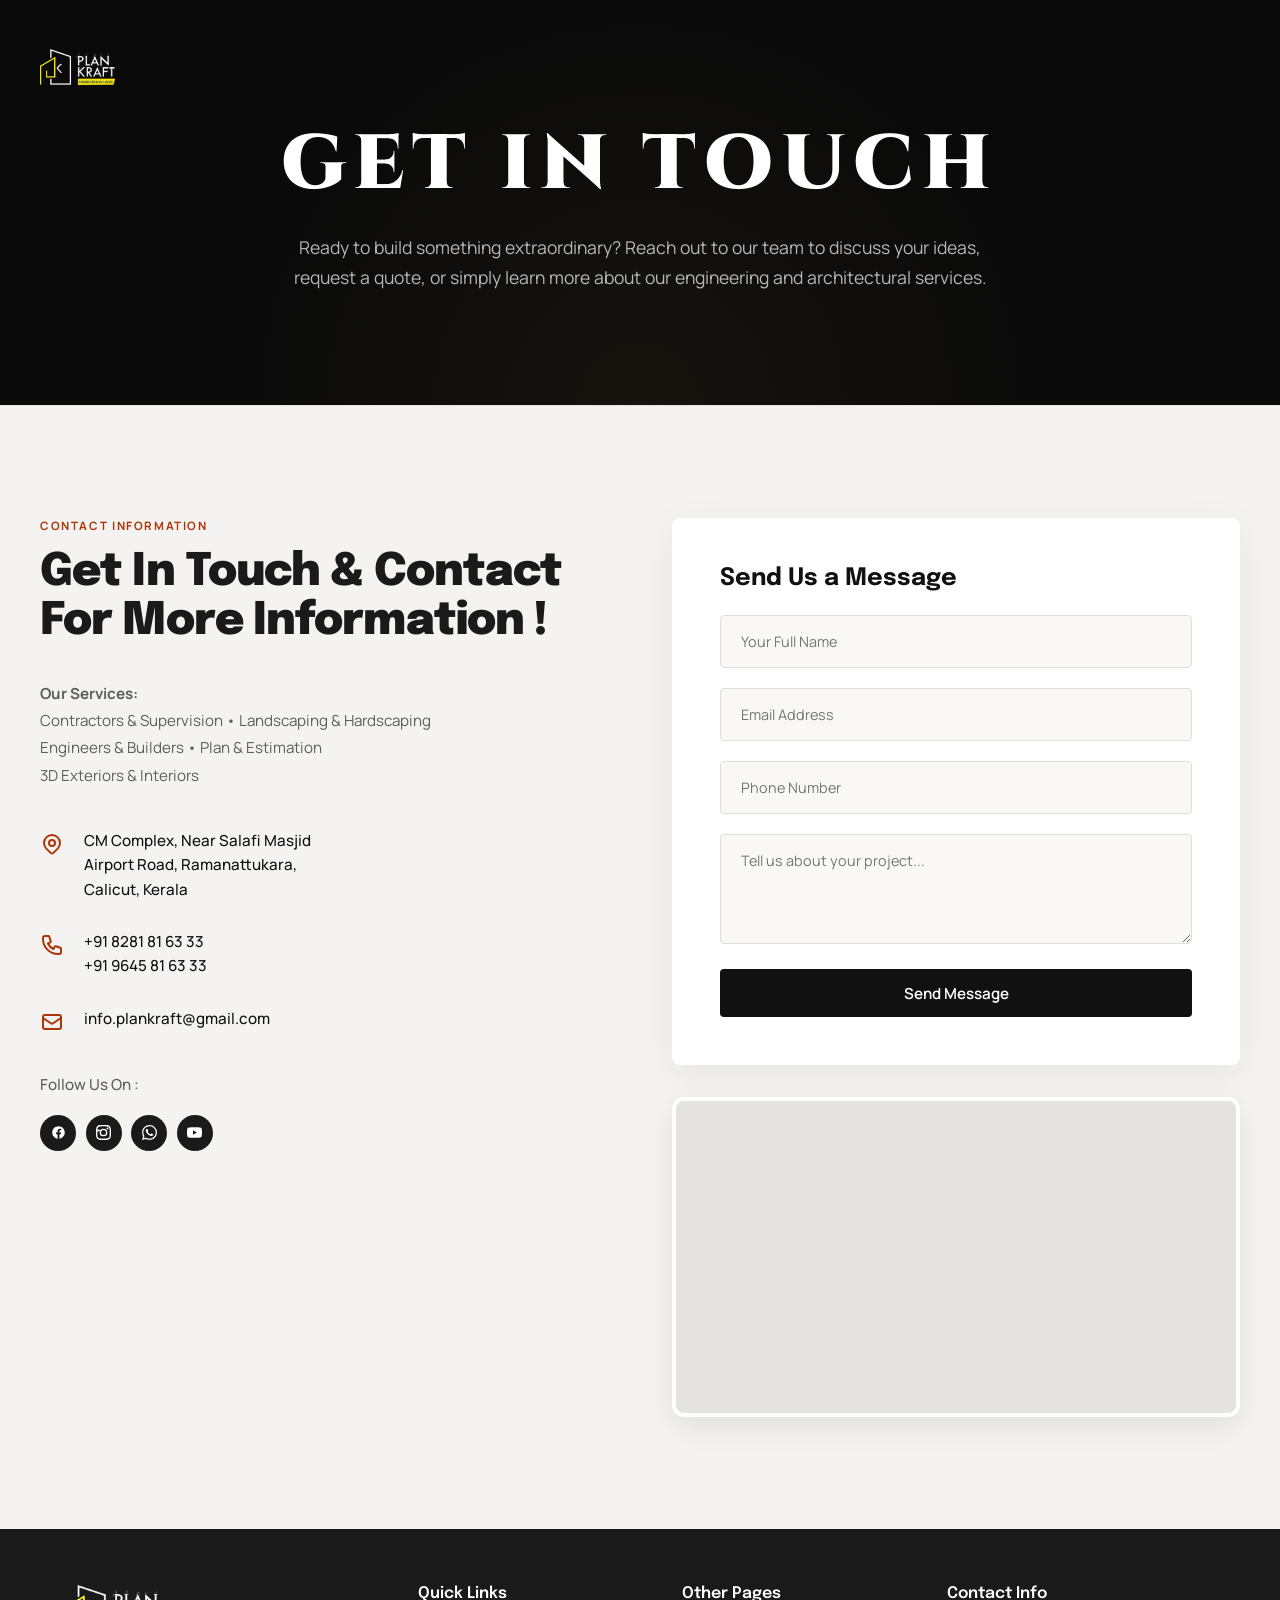
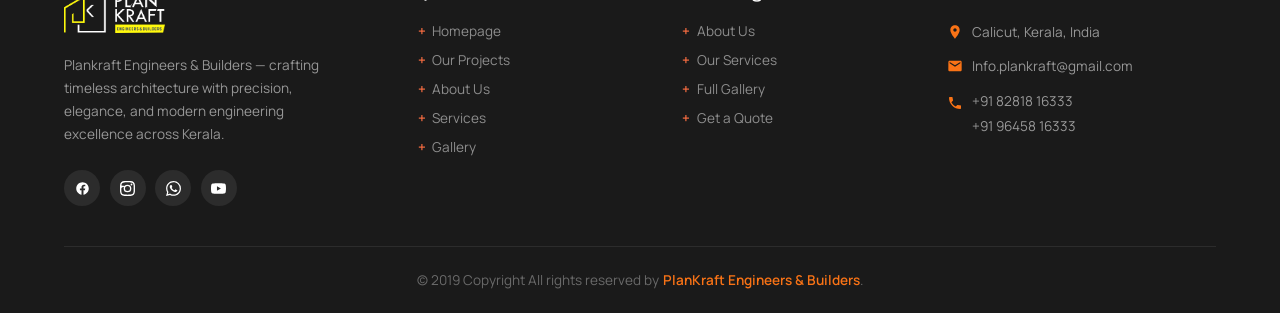
<file: contact/index.html>
<!DOCTYPE html>
<html lang="en" class="scroll-smooth">
<head>
    <meta charset="UTF-8">
    <meta name="viewport" content="width=device-width, initial-scale=1.0">
    <title>Contact Us | PlanKraft Engineers & Builders</title>
    <link rel="icon" type="image/x-icon" href="/assets/icons/favicon.ico" />
    <link rel="preconnect" href="https://fonts.googleapis.com" />
    <link rel="preconnect" href="https://fonts.gstatic.com" crossorigin />
    <link href="https://fonts.googleapis.com/css2?family=Epilogue:ital,wght@0,400;0,700;0,900;1,300;1,400&family=Manrope:wght@200;300;400;500;600&display=swap" rel="stylesheet" />
    <style>
        /* ═══ BASE VARIABLES & FONTS ═══ */
        @font-face {
            font-family: 'Cinzel';
            src: url('/assets/fonts/Cinzel-Black.woff2') format('woff2');
            font-weight: 900;
            font-display: swap;
        }

        *, *::before, *::after {
            box-sizing: border-box;
            margin: 0;
            padding: 0;
            -webkit-tap-highlight-color: transparent;
        }

        :root {
            --white: #ffffff;
            --black: #0a0a0a;
            --near-black: #111111;
            --dark: #1a1a1a;
            --mid: #2f2f2f;
            --light-bg: #f4f3f1;
            --surface: #f9f8f6;
            --accent: #ac3509;
            --accent-container: rgba(172, 53, 9, 0.15);
            --accent-light: #ff7043;
            --text-muted: #5f5e5c;
            --ff-head: 'Epilogue', sans-serif;
            --ff-body: 'Manrope', sans-serif;
        }

        html {
            font-size: 16px;
            overflow-x: hidden;
        }

        body {
            font-family: var(--ff-body);
            background: var(--surface);
            color: var(--near-black);
            overflow-x: hidden;
            -webkit-font-smoothing: antialiased;
        }

        /* ═══ NAV STYLES ═══ */
        nav {
            position: fixed;
            top: 1.5rem;
            left: 50%;
            transform: translateX(-50%);
            z-index: 100;
            display: flex;
            justify-content: space-between;
            align-items: center;
            gap: 2rem;
            padding: 0.75rem 2rem;
            background: rgba(10, 10, 10, 0.75);
            backdrop-filter: blur(20px) brightness(0.9);
            border-radius: 999px;
            border: 1px solid rgba(255, 255, 255, 0.12);
            box-shadow: 0 8px 32px rgba(0, 0, 0, 0.25);
            transition: all 0.4s;
            width: fit-content;
        }

        .top-logo {
            position: absolute;
            top: 2rem;
            left: 2.5rem;
            z-index: 50;
            width: 75px;
            height: 75px;
            display: flex;
            align-items: center;
            justify-content: center;
        }

        .top-logo img {
            width: 75px;
            height: 75px;
            object-fit: contain;
        }

        .mobile-nav { display: none; }

        .nav-links {
            display: flex;
            gap: 2.5rem;
            align-items: center;
        }

        .nav-links a {
            font-family: var(--ff-body);
            font-size: 0.85rem;
            letter-spacing: 0.05em;
            color: rgba(255, 255, 255, 0.9);
            text-decoration: none;
            transition: color 0.2s;
            font-weight: 400;
            padding: 0.5rem 0.85rem;
            white-space: nowrap;
        }

        .nav-links a:hover, .nav-links a.active { color: #fff; }

        /* ═══ PAGE HERO ═══ */
        .page-hero {
            position: relative;
            min-height: 45vh;
            width: 100%;
            background: var(--black);
            display: flex;
            flex-direction: column;
            align-items: center;
            justify-content: center;
            padding: 0 2rem;
            text-align: center;
            overflow: hidden;
        }

        .page-hero::before {
            content: '';
            position: absolute;
            bottom: 0;
            left: 50%;
            transform: translateX(-50%);
            width: 800px;
            height: 400px;
            background: radial-gradient(ellipse at center bottom, rgba(255, 200, 100, 0.05) 0%, transparent 70%);
            z-index: 1;
            pointer-events: none;
        }

        .page-hero h1 {
            position: relative;
            z-index: 2;
            font-family: 'Cinzel', serif;
            font-weight: 900;
            font-size: clamp(2.5rem, 6vw, 5rem);
            text-transform: uppercase;
            letter-spacing: 0.1em;
            color: var(--white);
            margin-bottom: 1rem;
            opacity: 0;
            transform: translateY(20px);
            animation: fadeUpMin 1s cubic-bezier(0.22, 1, 0.36, 1) 0.3s forwards;
        }

        .page-hero p {
            position: relative;
            z-index: 2;
            font-size: 1.1rem;
            color: rgba(255, 255, 255, 0.7);
            max-width: 700px;
            line-height: 1.7;
            opacity: 0;
            transform: translateY(20px);
            animation: fadeUpMin 1s cubic-bezier(0.22, 1, 0.36, 1) 0.5s forwards;
        }

        /* ═══ CONTACT SECTION STYLES ═══ */
        .contact-section {
            background: var(--light-bg);
            border-top: 1px solid #e5e3df;
            padding: 7rem 2.5rem;
        }
        
        .contact-container {
            display: grid;
            grid-template-columns: 1fr 1fr;
            gap: 4rem;
            max-width: 1200px;
            margin: 0 auto;
        }

        .section-label {
            font-size: 0.72rem;
            font-weight: 700;
            letter-spacing: 0.14em;
            text-transform: uppercase;
            color: var(--accent);
            display: block;
            margin-bottom: 1rem;
        }

        .section-title {
            font-family: var(--ff-head);
            font-size: clamp(2rem, 3.5vw, 2.8rem);
            font-weight: 900;
            line-height: 1.1;
            letter-spacing: -0.02em;
            color: var(--dark);
        }

        .contact-services {
            color: var(--text-muted);
            line-height: 1.8;
            margin-bottom: 2.5rem;
            font-size: 0.95rem;
        }

        .contact-info-list {
            display: flex;
            flex-direction: column;
            gap: 1.75rem;
        }

        .contact-item {
            display: flex;
            gap: 1.25rem;
            align-items: flex-start;
        }

        .contact-icon {
            width: 24px;
            height: 24px;
            color: var(--accent);
            flex-shrink: 0;
            margin-top: 0.2rem;
        }

        .contact-item p {
            color: var(--near-black);
            line-height: 1.6;
            font-size: 0.95rem;
            font-weight: 500;
        }

        /* ═══ MAP SQUARE STYLES ═══ */
        .map-square {
            width: 100%;
            aspect-ratio: 16 / 9;
            border-radius: 12px;
            overflow: hidden;
            box-shadow: 0 10px 30px rgba(0,0,0,0.08);
            border: 4px solid var(--white);
            background: #e5e3df; /* Fallback */
            margin-top: 2rem;
        }

        .map-square iframe {
            width: 100%;
            height: 100%;
            border: 0;
            /* Slight filter to keep it looking premium and integrated */
            filter: grayscale(15%) contrast(1.05); 
        }

        /* ═══ FORM STYLES ═══ */
        .contact-form-card {
            background: var(--white);
            padding: 3rem;
            border-radius: 8px;
            box-shadow: 0 10px 40px rgba(0,0,0,0.06);
            height: fit-content;
        }

        .contact-form-card h3 {
            font-family: var(--ff-head);
            font-size: 1.5rem;
            margin-bottom: 1.5rem;
            color: var(--near-black);
        }

        .form-group {
            margin-bottom: 1.25rem;
        }

        .form-control {
            width: 100%;
            padding: 1rem 1.25rem;
            border: 1px solid #e0ddd9;
            border-radius: 4px;
            font-family: var(--ff-body);
            font-size: 0.9rem;
            background: var(--surface);
            transition: border-color 0.3s, box-shadow 0.3s;
            outline: none;
        }

        .form-control:focus {
            border-color: var(--accent);
            box-shadow: 0 0 0 3px var(--accent-container);
        }

        .btn-dark {
            background: var(--near-black);
            color: var(--white);
            font-family: var(--ff-body);
            font-weight: 600;
            font-size: 0.95rem;
            border: none;
            border-radius: 4px;
            cursor: pointer;
            transition: background 0.3s, transform 0.2s;
            display: inline-flex;
        }

        .btn-dark:hover {
            background: var(--accent);
            transform: translateY(-2px);
        }

        /* ═══ FOOTER & UTILS ═══ */
        footer {
            background: #1a1a1a;
            color: var(--white);
            padding: 3.5rem 4rem 0;
        }

        .footer-grid {
            display: grid;
            grid-template-columns: 1.4fr 1fr 1fr 1.2fr;
            gap: 2.5rem;
            padding-bottom: 2.5rem;
        }

        .footer-brand-col .footer-logo {
            height: 48px;
            width: auto;
            margin-bottom: 1rem;
            filter: brightness(1.1);
        }

        .footer-brand-col .footer-desc {
            font-size: 0.85rem;
            color: rgba(255, 255, 255, 0.55);
            line-height: 1.7;
            margin-bottom: 1.5rem;
            max-width: 280px;
        }

        .footer-col-title {
            font-family: var(--ff-head);
            font-size: 1rem;
            font-weight: 600;
            color: #fff;
            margin-bottom: 1.25rem;
        }

        .footer-links {
            list-style: none;
            padding: 0;
            display: flex;
            flex-direction: column;
            gap: 0.7rem;
        }

        .footer-links li a {
            font-size: 0.85rem;
            color: rgba(255, 255, 255, 0.5);
            text-decoration: none;
            transition: color 0.2s;
            display: flex;
            align-items: center;
            gap: 0.4rem;
        }

        .footer-links li a::before {
            content: '+';
            color: var(--accent-light);
            font-weight: 600;
        }

        .footer-links li a:hover { color: var(--accent-light); }

        .footer-bottom {
            display: flex;
            justify-content: center;
            align-items: center;
            width: 100%;
            padding: 1.5rem 0;
            border-top: 1px solid rgba(255, 255, 255, 0.08);
            font-size: clamp(0.7rem, 2.5vw, 0.85rem);
            color: rgba(255, 255, 255, 0.35);
            white-space: nowrap;
        }

        .footer-bottom a {
            color: #f97316;
            text-decoration: none;
            font-weight: 600;
            margin-left: 0.3rem;
        }

        .social-links {
            display: flex;
            gap: 0.6rem;
        }

        .social-btn {
            width: 36px;
            height: 36px;
            border-radius: 50%;
            background: rgba(255, 255, 255, 0.08);
            display: flex;
            align-items: center;
            justify-content: center;
            transition: background 0.3s, transform 0.3s;
        }

        .social-btn:hover {
            background: rgba(249, 115, 22, 0.25);
            transform: translateY(-2px);
        }

        .social-btn svg {
            width: 15px;
            height: 15px;
            fill: white;
        }

        .footer-contact-item {
            display: flex;
            align-items: flex-start;
            gap: 0.6rem;
            margin-bottom: 0.9rem;
            font-size: 0.85rem;
            color: rgba(255, 255, 255, 0.55);
            line-height: 1.5;
        }

        .footer-contact-item svg {
            width: 16px;
            height: 16px;
            fill: #f97316;
            flex-shrink: 0;
            margin-top: 2px;
        }

        .footer-contact-item a {
            color: rgba(255, 255, 255, 0.55);
            text-decoration: none;
            transition: color 0.2s;
        }

        .footer-contact-item a:hover { color: #f97316; }

        /* Animations */
        .reveal {
            opacity: 0;
            transform: translateY(35px);
            transition: opacity 0.8s cubic-bezier(0.22, 1, 0.36, 1), transform 0.8s cubic-bezier(0.22, 1, 0.36, 1);
        }
        .reveal.revealed {
            opacity: 1;
            transform: translateY(0);
        }

        .reveal-left {
            opacity: 0;
            transform: translateX(-35px);
            transition: opacity 0.8s cubic-bezier(0.22, 1, 0.36, 1), transform 0.8s cubic-bezier(0.22, 1, 0.36, 1);
        }
        .reveal-left.revealed {
            opacity: 1;
            transform: translateX(0);
        }

        .reveal-right {
            opacity: 0;
            transform: translateX(35px);
            transition: opacity 0.8s cubic-bezier(0.22, 1, 0.36, 1), transform 0.8s cubic-bezier(0.22, 1, 0.36, 1);
        }
        .reveal-right.revealed {
            opacity: 1;
            transform: translateX(0);
        }

        @keyframes fadeUpMin {
            from { opacity: 0; transform: translateY(15px); }
            to { opacity: 1; transform: translateY(0); }
        }

        /* ═══ SOCIAL FOLLOW BOX ═══ */
        .social-follow-box p {
            font-size: 0.95rem;
            font-weight: 500;
            color: var(--text-muted);
            margin-bottom: 1.25rem;
        }

        .social-follow-box .social-btn {
            background: #1a1a1a; /* Dark background to be visible on light page */
        }
        
        .social-follow-box .social-btn:hover {
            background: rgba(249, 115, 22, 0.85); /* Accent on hover */
        }

        /* Responsive */
        @media (max-width: 900px) {
            nav { display: none !important; }
            .mobile-nav { display: block; }
            .contact-container { grid-template-columns: 1fr; gap: 3rem; }
            .contact-form-card { padding: 2rem; }
            .footer-grid { grid-template-columns: 1fr 1fr; }
            .footer-brand-col { grid-column: 1 / -1; }
        }
        @media (max-width: 600px) {
            .top-logo {
                top: 1.25rem;
                left: 1.25rem;
                width: 60px;
                height: 60px;
            }
            .top-logo img {
                width: 60px;
                height: 60px;
            }
            .footer-grid { grid-template-columns: 1fr 1fr; }
            .footer-grid > div:last-child { grid-column: 1 / -1; }
        }
    </style>
</head>
<body>

    <div class="top-logo">
        <a href="/"><img src="/assets/logo.png" alt="Plankraft Logo"></a>
    </div>

    <main id="main-content">
        
        <section class="page-hero">
            <h1>Get In Touch</h1>
            <p>Ready to build something extraordinary? Reach out to our team to discuss your ideas, request a quote, or simply learn more about our engineering and architectural services.</p>
        </section>

        <section class="contact-section" id="contact">
          <div class="contact-container">
            
            <div class="reveal-left">
              <div class="section-label">Contact Information</div>
              <h2 class="section-title" style="margin-bottom: 2rem;">Get In Touch & Contact For More Information !</h2>
              
              <div class="contact-services" style="margin-bottom: 2.5rem;">
                <strong>Our Services:</strong><br />
                Contractors & Supervision • Landscaping & Hardscaping<br />
                Engineers & Builders • Plan & Estimation<br />
                3D Exteriors & Interiors
              </div>


              <div class="contact-info-list">
                <div class="contact-item">
                  <svg class="contact-icon" fill="none" stroke="currentColor" stroke-width="2" viewBox="0 0 24 24">
                    <path stroke-linecap="round" stroke-linejoin="round" d="M17.657 16.657L13.414 20.9a1.998 1.998 0 01-2.827 0l-4.243-4.243a8 8 0 1111.314 0z"></path>
                    <path stroke-linecap="round" stroke-linejoin="round" d="M15 11a3 3 0 11-6 0 3 3 0 016 0z"></path>
                  </svg>
                  <p>CM Complex, Near Salafi Masjid<br />Airport Road, Ramanattukara,<br />Calicut, Kerala</p>
                </div>
                
                <div class="contact-item">
                  <svg class="contact-icon" fill="none" stroke="currentColor" stroke-width="2" viewBox="0 0 24 24">
                    <path stroke-linecap="round" stroke-linejoin="round" d="M3 5a2 2 0 012-2h3.28a1 1 0 01.948.684l1.498 4.493a1 1 0 01-.502 1.21l-2.257 1.13a11.042 11.042 0 005.516 5.516l1.13-2.257a1 1 0 011.21-.502l4.493 1.498a1 1 0 01.684.949V19a2 2 0 01-2 2h-1C9.716 21 3 14.284 3 6V5z"></path>
                  </svg>
                  <p>
                    <a href="tel:+918281816333" style="color: inherit; text-decoration: none;">+91 8281 81 63 33</a> <br /> 
                    <a href="tel:+919645816333" style="color: inherit; text-decoration: none;">+91 9645 81 63 33</a>
                  </p>
                </div>
                
                <div class="contact-item">
                  <svg class="contact-icon" fill="none" stroke="currentColor" stroke-width="2" viewBox="0 0 24 24">
                    <path stroke-linecap="round" stroke-linejoin="round" d="M3 8l7.89 5.26a2 2 0 002.22 0L21 8M5 19h14a2 2 0 002-2V7a2 2 0 00-2-2H5a2 2 0 00-2 2v10a2 2 0 002 2z"></path>
                  </svg>
                  <p><a href="mailto:info.plankraft@gmail.com" style="color: inherit; text-decoration: none;">info.plankraft@gmail.com</a></p>
                </div>
              </div>

              <div class="social-follow-box" style="margin-top: 2.5rem;">
                  <p>Follow Us On :</p>
                  <div class="social-links">
                    <a href="https://www.facebook.com/share/1DqDt3Rjsw/" target="_blank" rel="noopener" class="social-btn" aria-label="Facebook">
                      <svg viewBox="0 0 24 24"><path d="M22 12c0-5.523-4.477-10-10-10S2 6.477 2 12c0 4.991 3.657 9.128 8.438 9.878v-6.987h-2.54V12h2.54V9.797c0-2.506 1.492-3.89 3.777-3.89 1.094 0 2.238.195 2.238.195v2.46h-1.26c-1.243 0-1.63.771-1.63 1.562V12h2.773l-.443 2.89h-2.33v6.988C18.343 21.128 22 16.991 22 12z" /></svg>
                    </a>
                    <a href="https://www.instagram.com/plankraft_engineers_builders?igsh=ZjlrcGZ1cWRrYWxh" target="_blank" rel="noopener" class="social-btn" aria-label="Instagram">
                      <svg viewBox="0 0 24 24"><path d="M12 2.163c3.204 0 3.584.012 4.85.07 3.252.148 4.771 1.691 4.919 4.919.058 1.265.069 1.645.069 4.849 0 3.205-.012 3.584-.069 4.849-.149 3.225-1.664 4.771-4.919 4.919-1.266.058-1.644.07-4.85.07-3.204 0-3.584-.012-4.849-.07-3.26-.149-4.771-1.699-4.919-4.92-.058-1.265-.07-1.644-.07-4.849 0-3.204 013-3.583.07-4.849.149-3.227 1.664-4.771 4.919-4.919 1.266-.057 1.645-.069 4.849-.069zM12 0C8.741 0 8.333.014 7.053.072 2.695.272.273 2.69.073 7.052.014 8.333 0 8.741 0 12c0 3.259.014 3.668.072 4.948.2 4.358 2.618 6.78 6.98 6.98C8.333 23.986 8.741 24 12 24c3.259 0 3.668-.014 4.948-.072 4.354-.2 6.782-2.618 6.979-6.98.059-1.28.073-1.689.073-4.948 0-3.259-.014-3.667-.072-4.947-.196-4.354-2.617-6.78-6.979-6.98C15.668.014 15.259 0 12 0zm0 5.838a6.162 6.162 0 100 12.324 6.162 6.162 0 000-12.324zM12 16a4 4 0 110-8 4 4 0 010 8zm6.406-11.845a1.44 1.44 0 100 2.881 1.44 1.44 0 000-2.881z" /></svg>
                    </a>
                    <a href="https://api.whatsapp.com/send/?phone=919645816333&text=Hai+%0D%0AI+want+to+know+more+about+your+service.&type=phone_number&app_absent=0" target="_blank" rel="noopener" class="social-btn" aria-label="WhatsApp">
                      <svg viewBox="0 0 24 24"><path d="M17.472 14.382c-.297-.149-1.758-.867-2.03-.967-.273-.099-.471-.148-.67.15-.197.297-.767.966-.94 1.164-.173.199-.347.223-.644.075-.297-.15-1.255-.463-2.39-1.475-.883-.788-1.48-1.761-1.653-2.059-.173-.297-.018-.458.13-.606.134-.133.298-.347.446-.52.149-.174.198-.298.298-.497.099-.198.05-.371-.025-.52-.075-.149-.669-1.612-.916-2.207-.242-.579-.487-.5-.669-.51-.173-.008-.371-.01-.57-.01-.198 0-.52.074-.792.372-.272.297-1.04 1.016-1.04 2.479 0 1.462 1.065 2.875 1.213 3.074.149.198 2.096 3.2 5.077 4.487.709.306 1.262.489 1.694.625.712.227 1.36.195 1.871.118.571-.085 1.758-.719 2.006-1.413.248-.694.248-1.289.173-1.413-.074-.124-.272-.198-.57-.347m-5.421 7.403h-.004a9.87 9.87 0 01-5.031-1.378l-.361-.214-3.741.982.998-3.648-.235-.374a9.86 9.86 0 01-1.51-5.26c.001-5.45 4.436-9.884 9.888-9.884 2.64 0 5.122 1.03 6.988 2.898a9.825 9.825 0 012.893 6.994c-.003 5.45-4.437 9.884-9.885 9.884m8.413-18.297A11.815 11.815 0 0012.05 0C5.495 0 .16 5.335.157 11.892c0 2.096.547 4.142 1.588 5.945L.057 24l6.305-1.654a11.882 11.882 0 005.683 1.448h.005c6.554 0 11.89-5.335 11.893-11.893a11.821 11.821 0 00-3.48-8.413z" /></svg>
                    </a>
                    <a href="https://www.youtube.com/@plankraftengineersbuilders8644" target="_blank" rel="noopener" class="social-btn" aria-label="YouTube">
                      <svg viewBox="0 0 24 24"><path d="M23.498 6.186a3.016 3.016 0 0 0-2.122-2.136C19.505 3.545 12 3.545 12 3.545s-7.505 0-9.377.505A3.017 3.017 0 0 0 .502 6.186C0 8.07 0 12 0 12s0 3.93.502 5.814a3.016 3.016 0 0 0 2.122 2.136c1.871.505 9.376.505 9.376.505s7.505 0 9.377-.505a3.015 3.015 0 0 0 2.122-2.136C24 15.93 24 12 24 12s0-3.93-.502-5.814zM9.545 15.568V8.432L15.818 12l-6.273 3.568z" /></svg>
                    </a>
                  </div>
              </div>
            </div>
            
            <div class="right-column reveal-right">
              <div class="contact-form-card">
                <h3>Send Us a Message</h3>
                <form id="whatsappForm">
                  <div class="form-group">
                    <input type="text" id="waName" class="form-control" placeholder="Your Full Name" required />
                  </div>
                  <div class="form-group">
                    <input type="email" id="waEmail" class="form-control" placeholder="Email Address" required />
                  </div>
                  <div class="form-group">
                    <input type="tel" id="waPhone" class="form-control" placeholder="Phone Number" />
                  </div>
                  <div class="form-group">
                    <textarea id="waMessage" class="form-control" rows="4" placeholder="Tell us about your project..." required style="resize: vertical;"></textarea>
                  </div>
                  <button type="submit" class="btn-dark" style="width: 100%; justify-content: center; padding: 0.85rem;">
                    Send Message
                  </button>
                </form>
              </div>

              <div class="map-square">
                  <iframe 
                      src="https://maps.google.com/maps?q=Plan%20Kraft%20Engineers%20%26%20Builders%20Ramanattukara&t=&z=15&ie=UTF8&iwloc=&output=embed" 
                      allowfullscreen="" 
                      loading="lazy" 
                      referrerpolicy="no-referrer-when-downgrade">
                  </iframe>
              </div>
            </div>
            
          </div>
        </section>

    </main>

    <footer id="footer">
      <div class="footer-grid">
        <div class="footer-brand-col">
          <img src="/assets/logo.png" alt="Plankraft Logo" class="footer-logo">
          <p class="footer-desc">Plankraft Engineers & Builders — crafting timeless architecture with precision, elegance, and modern engineering excellence across Kerala.</p>
          <div class="social-links">
            <a href="https://www.facebook.com/share/1DqDt3Rjsw/" target="_blank" rel="noopener" class="social-btn" aria-label="Facebook">
              <svg viewBox="0 0 24 24"><path d="M22 12c0-5.523-4.477-10-10-10S2 6.477 2 12c0 4.991 3.657 9.128 8.438 9.878v-6.987h-2.54V12h2.54V9.797c0-2.506 1.492-3.89 3.777-3.89 1.094 0 2.238.195 2.238.195v2.46h-1.26c-1.243 0-1.63.771-1.63 1.562V12h2.773l-.443 2.89h-2.33v6.988C18.343 21.128 22 16.991 22 12z" /></svg>
            </a>
            <a href="https://www.instagram.com/plankraft_engineers_builders?igsh=ZjlrcGZ1cWRrYWxh" target="_blank" rel="noopener" class="social-btn" aria-label="Instagram">
              <svg viewBox="0 0 24 24"><path d="M12 2.163c3.204 0 3.584.012 4.85.07 3.252.148 4.771 1.691 4.919 4.919.058 1.265.069 1.645.069 4.849 0 3.205-.012 3.584-.069 4.849-.149 3.225-1.664 4.771-4.919 4.919-1.266.058-1.644.07-4.85.07-3.204 0-3.584-.012-4.849-.07-3.26-.149-4.771-1.699-4.919-4.92-.058-1.265-.07-1.644-.07-4.849 0-3.204 013-3.583.07-4.849.149-3.227 1.664-4.771 4.919-4.919 1.266-.057 1.645-.069 4.849-.069zM12 0C8.741 0 8.333.014 7.053.072 2.695.272.273 2.69.073 7.052.014 8.333 0 8.741 0 12c0 3.259.014 3.668.072 4.948.2 4.358 2.618 6.78 6.98 6.98C8.333 23.986 8.741 24 12 24c3.259 0 3.668-.014 4.948-.072 4.354-.2 6.782-2.618 6.979-6.98.059-1.28.073-1.689.073-4.948 0-3.259-.014-3.667-.072-4.947-.196-4.354-2.617-6.78-6.979-6.98C15.668.014 15.259 0 12 0zm0 5.838a6.162 6.162 0 100 12.324 6.162 6.162 0 000-12.324zM12 16a4 4 0 110-8 4 4 0 010 8zm6.406-11.845a1.44 1.44 0 100 2.881 1.44 1.44 0 000-2.881z" /></svg>
            </a>
            <a href="https://api.whatsapp.com/send/?phone=919645816333&text=Hai+%0D%0AI+want+to+know+more+about+your+service.&type=phone_number&app_absent=0" target="_blank" rel="noopener" class="social-btn" aria-label="WhatsApp">
              <svg viewBox="0 0 24 24"><path d="M17.472 14.382c-.297-.149-1.758-.867-2.03-.967-.273-.099-.471-.148-.67.15-.197.297-.767.966-.94 1.164-.173.199-.347.223-.644.075-.297-.15-1.255-.463-2.39-1.475-.883-.788-1.48-1.761-1.653-2.059-.173-.297-.018-.458.13-.606.134-.133.298-.347.446-.52.149-.174.198-.298.298-.497.099-.198.05-.371-.025-.52-.075-.149-.669-1.612-.916-2.207-.242-.579-.487-.5-.669-.51-.173-.008-.371-.01-.57-.01-.198 0-.52.074-.792.372-.272.297-1.04 1.016-1.04 2.479 0 1.462 1.065 2.875 1.213 3.074.149.198 2.096 3.2 5.077 4.487.709.306 1.262.489 1.694.625.712.227 1.36.195 1.871.118.571-.085 1.758-.719 2.006-1.413.248-.694.248-1.289.173-1.413-.074-.124-.272-.198-.57-.347m-5.421 7.403h-.004a9.87 9.87 0 01-5.031-1.378l-.361-.214-3.741.982.998-3.648-.235-.374a9.86 9.86 0 01-1.51-5.26c.001-5.45 4.436-9.884 9.888-9.884 2.64 0 5.122 1.03 6.988 2.898a9.825 9.825 0 012.893 6.994c-.003 5.45-4.437 9.884-9.885 9.884m8.413-18.297A11.815 11.815 0 0012.05 0C5.495 0 .16 5.335.157 11.892c0 2.096.547 4.142 1.588 5.945L.057 24l6.305-1.654a11.882 11.882 0 005.683 1.448h.005c6.554 0 11.89-5.335 11.893-11.893a11.821 11.821 0 00-3.48-8.413z" /></svg>
            </a>
            <a href="https://www.youtube.com/@plankraftengineersbuilders8644" target="_blank" rel="noopener" class="social-btn" aria-label="YouTube">
              <svg viewBox="0 0 24 24"><path d="M23.498 6.186a3.016 3.016 0 0 0-2.122-2.136C19.505 3.545 12 3.545 12 3.545s-7.505 0-9.377.505A3.017 3.017 0 0 0 .502 6.186C0 8.07 0 12 0 12s0 3.93.502 5.814a3.016 3.016 0 0 0 2.122 2.136c1.871.505 9.376.505 9.376.505s7.505 0 9.377-.505a3.015 3.015 0 0 0 2.122-2.136C24 15.93 24 12 24 12s0-3.93-.502-5.814zM9.545 15.568V8.432L15.818 12l-6.273 3.568z" /></svg>
            </a>
          </div>
        </div>

        <div>
          <h4 class="footer-col-title">Quick Links</h4>
          <ul class="footer-links">
            <li><a href="/#hero">Homepage</a></li>
            <li><a href="/#latest">Our Projects</a></li>
            <li><a href="/#about">About Us</a></li>
            <li><a href="/#services">Services</a></li>
            <li><a href="/#gallery">Gallery</a></li>
          </ul>
        </div>

        <div>
          <h4 class="footer-col-title">Other Pages</h4>
          <ul class="footer-links">
            <li><a href="/about/">About Us</a></li>
            <li><a href="/services/">Our Services</a></li>
            <li><a href="/gallery/">Full Gallery</a></li>
            <li><a href="/contact/">Get a Quote</a></li>
          </ul>
        </div>

        <div>
          <h4 class="footer-col-title">Contact Info</h4>
          <div class="footer-contact-item">
            <svg viewBox="0 0 24 24"><path d="M12 2C8.13 2 5 5.13 5 9c0 5.25 7 13 7 13s7-7.75 7-13c0-3.87-3.13-7-7-7zm0 9.5c-1.38 0-2.5-1.12-2.5-2.5s1.12-2.5 2.5-2.5 2.5 1.12 2.5 2.5-1.12 2.5-2.5 2.5z"/></svg>
            <a href="https://maps.app.goo.gl/Er46LezjWVYWkQSH8" target="_blank" rel="noopener">Calicut, Kerala, India</a>
          </div>
          <div class="footer-contact-item">
            <svg viewBox="0 0 24 24"><path d="M20 4H4c-1.1 0-1.99.9-1.99 2L2 18c0 1.1.9 2 2 2h16c1.1 0 2-.9 2-2V6c0-1.1-.9-2-2-2zm0 4l-8 5-8-5V6l8 5 8-5v2z"/></svg>
            <a href="mailto:Info.plankraft@gmail.com">Info.plankraft@gmail.com</a>
          </div>
          <div class="footer-contact-item" style="align-items: flex-start;">
            <svg viewBox="0 0 24 24" style="margin-top: 4px;"><path d="M6.62 10.79c1.44 2.83 3.76 5.14 6.59 6.59l2.2-2.2c.27-.27.67-.36 1.02-.24 1.12.37 2.33.57 3.57.57.55 0 1 .45 1 1V20c0 .55-.45 1-1 1-9.39 0-17-7.61-17-17 0-.55.45-1 1-1h3.5c.55 0 1 .45 1 1 0 1.25.2 2.45.57 3.57.11.35.03.74-.25 1.02l-2.2 2.2z"/></svg>
            <div style="display: flex; flex-direction: column; gap: 0.3rem;">
              <a href="tel:+918281816333">+91 82818 16333</a>
              <a href="tel:+919645816333">+91 96458 16333</a>
            </div>
          </div>
        </div>
      </div>

      <div class="footer-bottom">
        © 2019 Copyright All rights reserved by <a href="/#hero">PlanKraft Engineers & Builders</a>.
      </div>
    </footer>

    <script>
        document.addEventListener("DOMContentLoaded", () => {
            // Scroll Reveal Animation Script
            const revealElements = document.querySelectorAll('.reveal, .reveal-left, .reveal-right');
            const revealObserver = new IntersectionObserver((entries) => {
                entries.forEach(entry => {
                    if (entry.isIntersecting) {
                        entry.target.classList.add('revealed');
                        revealObserver.unobserve(entry.target);
                    }
                });
            }, { threshold: 0.12, rootMargin: '0px 0px -40px 0px' });
            
            revealElements.forEach(el => revealObserver.observe(el));
            
            // WhatsApp Form Submission Logic
            const whatsappForm = document.getElementById("whatsappForm");
            if (whatsappForm) {
                whatsappForm.addEventListener("submit", function(e) {
                    e.preventDefault();
                    
                    const name = document.getElementById("waName").value.trim();
                    const email = document.getElementById("waEmail").value.trim();
                    const phone = document.getElementById("waPhone").value.trim();
                    const message = document.getElementById("waMessage").value.trim();
                    
                    let waText = "Hello PlanKraft,%0A%0AI would like to discuss a project:%0A%0A";
                    waText += "*Name:* " + encodeURIComponent(name) + "%0A";
                    waText += "*Email:* " + encodeURIComponent(email) + "%0A";
                    if(phone) waText += "*Phone:* " + encodeURIComponent(phone) + "%0A";
                    waText += "%0A*Message:*%0A" + encodeURIComponent(message);
                    
                    const waUrl = "https://api.whatsapp.com/send?phone=919645816333&text=" + waText;
                    window.open(waUrl, "_blank");
                    
                    whatsappForm.reset();
                });
            }
        });
    </script>
  <script src="../admin/cms-loader.js"></script>
</body>
</html>
</file>
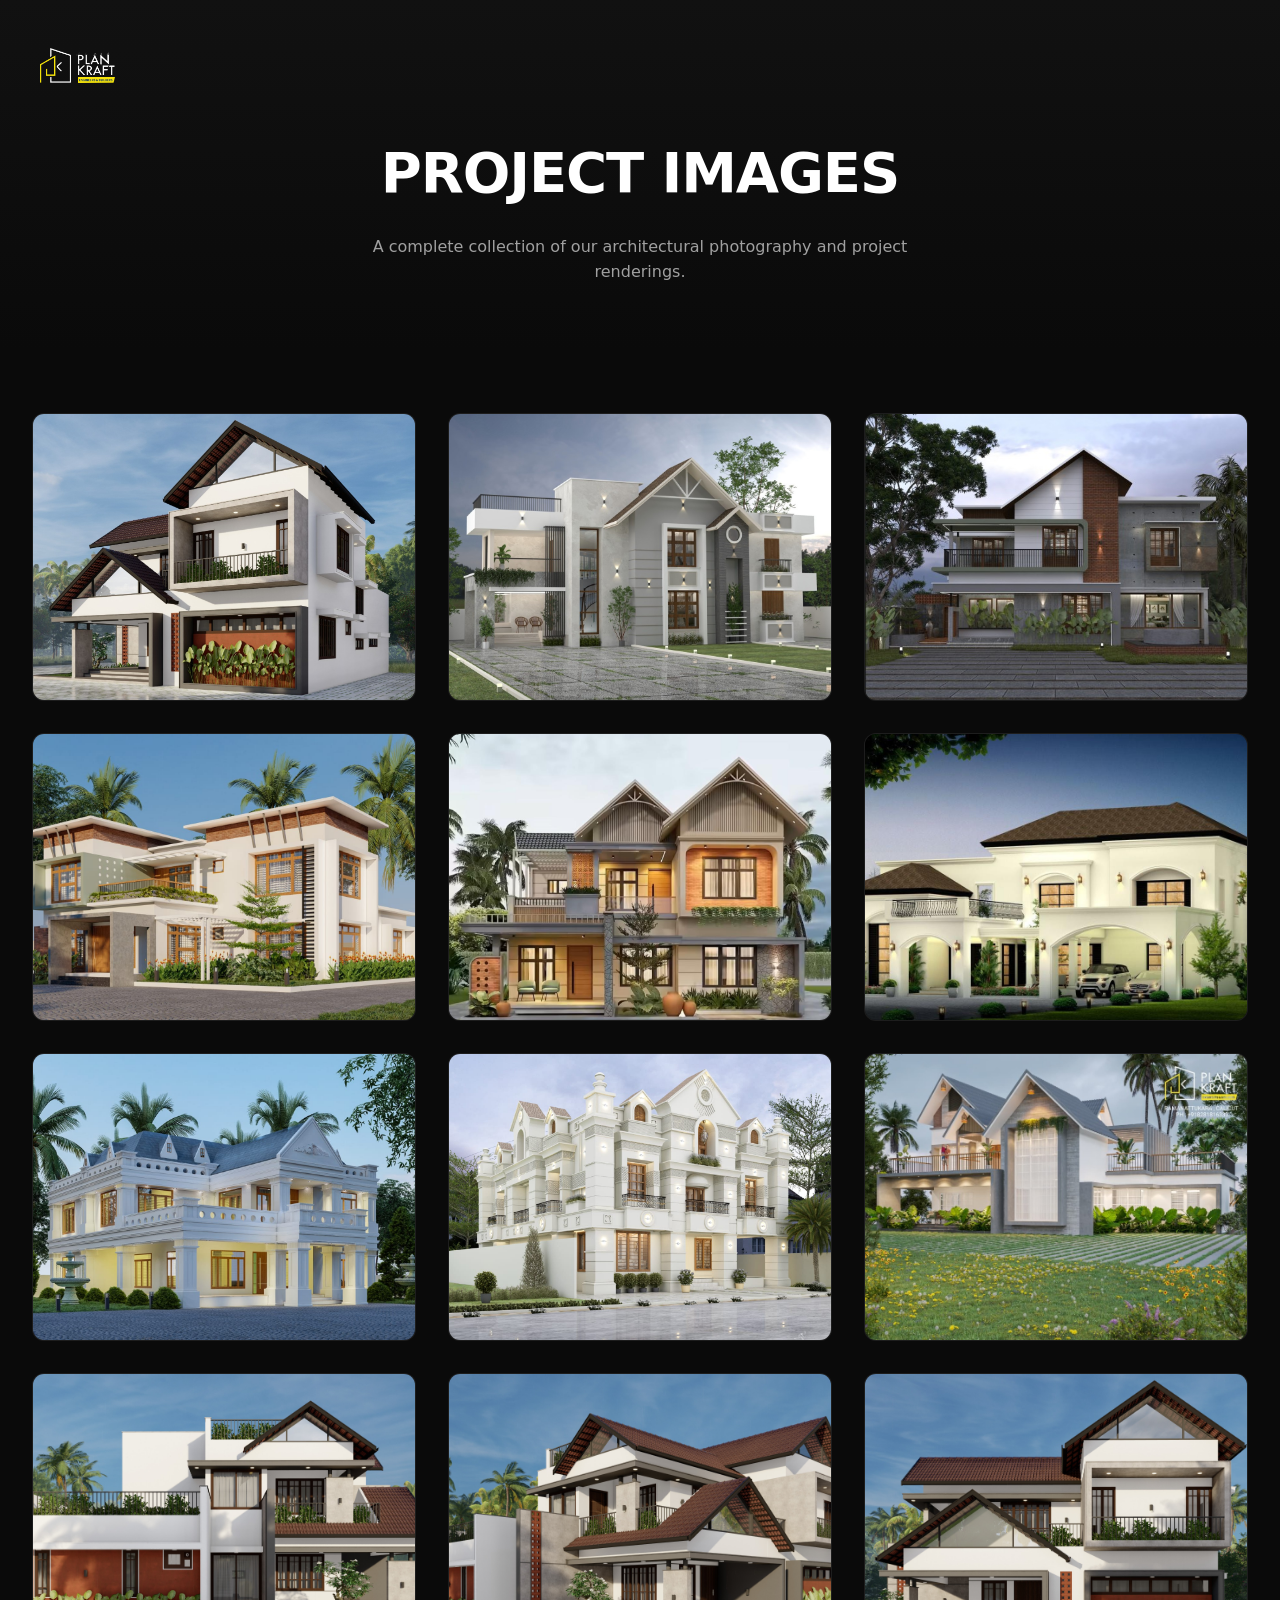
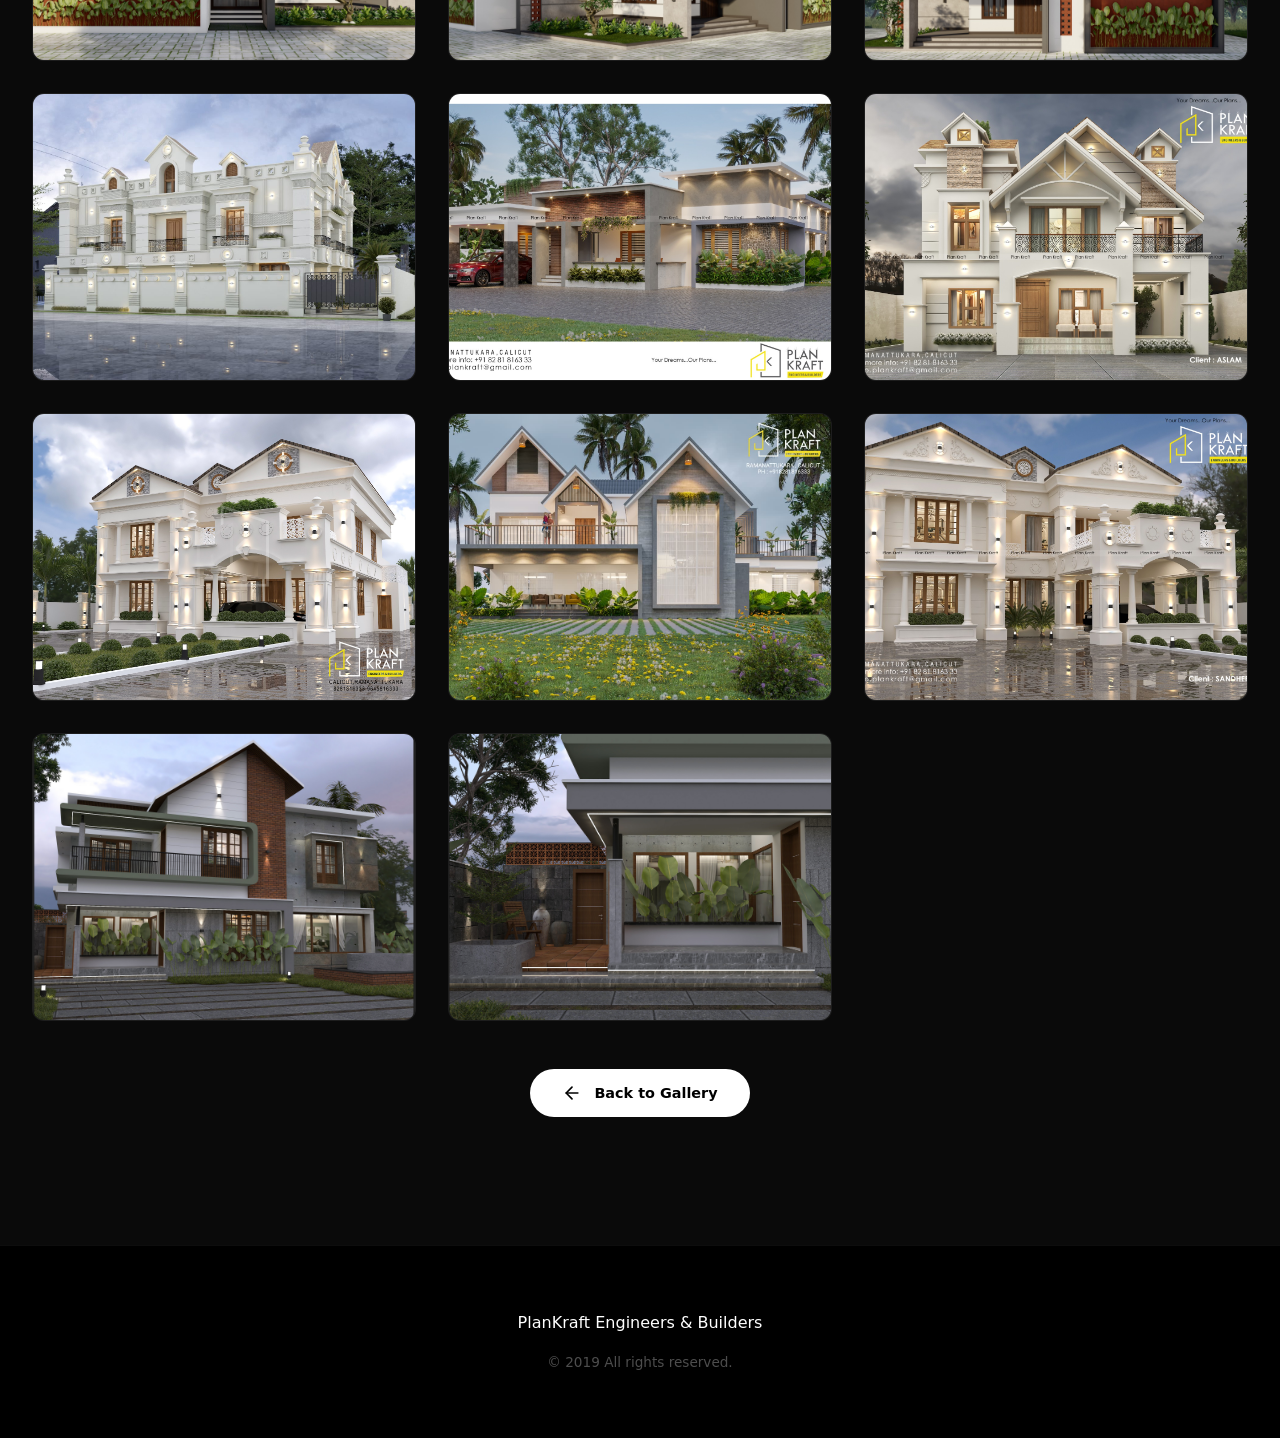
<file: gallery-images/index.html>
<!DOCTYPE html>
<html lang="en">
<head>
    <meta charset="UTF-8">
    <meta name="viewport" content="width=device-width, initial-scale=1.0">
    <title>All Project Images | PlanKraft</title>
    <link rel="icon" type="image/x-icon" href="/assets/icons/favicon.ico" />
    <style>
        :root {
            --bg: #0a0a0a;
            --text: #ffffff;
            --muted: #a0a0a0;
            --accent: #f97316;
            --radius: 12px;
        }

        *, *::before, *::after { box-sizing: border-box; margin: 0; padding: 0; -webkit-tap-highlight-color: transparent; }

        body {
            font-family: 'Manrope', system-ui, -apple-system, sans-serif;
            background-color: var(--bg);
            color: var(--text);
            line-height: 1.6;
        }

        .top-logo {
          position: absolute;
          top: 2rem;
          left: 2.5rem;
          z-index: 50;
          width: 75px;
          height: 75px;
          display: flex;
          align-items: center;
          justify-content: center;
        }

        .top-logo img {
          width: 75px;
          height: 75px;
          object-fit: contain;
        }

        /* ═══ HERO ═══ */
        .page-header {
            padding: 8rem 2rem 4rem;
            text-align: center;
            background: linear-gradient(to bottom, #111, #0a0a0a);
        }

        .page-header h1 {
            font-size: clamp(2rem, 5vw, 3.5rem);
            font-weight: 800;
            letter-spacing: -0.02em;
            margin-bottom: 1rem;
            text-transform: uppercase;
            color: #fff;
        }

        .page-header p {
            color: var(--muted);
            max-width: 600px;
            margin: 0 auto;
        }

        /* ═══ GRID ═══ */
        .images-container {
            max-width: 1400px;
            margin: 0 auto;
            padding: 4rem 2rem;
        }

        .images-grid {
            display: grid;
            grid-template-columns: repeat(3, 1fr);
            gap: 2rem;
        }

        .img-item {
            position: relative;
            border-radius: var(--radius);
            overflow: hidden;
            aspect-ratio: 4 / 3;
            background: #111;
            cursor: zoom-in;
            transition: transform 0.4s cubic-bezier(0.22, 1, 0.36, 1);
            border: 1px solid rgba(255,255,255,0.05);
        }

        .img-item:hover {
            transform: scale(1.02);
            box-shadow: 0 20px 40px rgba(0,0,0,0.1);
        }

        .img-item img {
            width: 100%;
            height: 100%;
            object-fit: cover;
            display: block;
        }

        /* ═══ BACK BUTTON ═══ */
        .back-nav {
            margin-top: 3rem;
            display: flex;
            justify-content: center;
        }

        .btn-back {
            display: flex;
            align-items: center;
            gap: 0.75rem;
            padding: 0.8rem 2rem;
            background: #fff;
            color: #000;
            text-decoration: none;
            border-radius: 999px;
            font-weight: 700;
            font-size: 0.9rem;
            transition: all 0.3s;
        }

        .btn-back:hover {
            background: var(--accent);
            transform: translateX(-5px);
        }

        /* ═══ FOOTER ═══ */
        footer {
            background: #000;
            padding: 4rem 2rem;
            text-align: center;
            border-top: 1px solid rgba(255,255,255,0.05);
            margin-top: 4rem;
        }

        .copyright {
            font-size: 0.85rem;
            color: rgba(255,255,255,0.3);
            margin-top: 1rem;
        }

        @media (max-width: 992px) {
            .images-grid { grid-template-columns: repeat(2, 1fr); }
        }

        @media (max-width: 600px) {
            .images-grid { grid-template-columns: 1fr; }
            .top-logo { top: 1rem; left: 1rem; width: 60px; height: 60px; }
            .page-header { padding-top: 6rem; }
        }
    </style>
</head>
<body>

  <div class="top-logo">
    <a href="/"><img src="/assets/logo.png" alt="Plankraft Logo"></a>
  </div>

    <header class="page-header">
        <h1>Project Images</h1>
        <p>A complete collection of our architectural photography and project renderings.</p>
    </header>

    <main class="images-container">
        <div class="images-grid" id="imagesGrid">
            <!-- Images injected by JS -->
        </div>

        <div class="back-nav">
            <a href="/gallery/" class="btn-back">
                <svg width="20" height="20" viewBox="0 0 24 24" fill="none" stroke="currentColor" stroke-width="2" stroke-linecap="round" stroke-linejoin="round"><line x1="19" y1="12" x2="5" y2="12"></line><polyline points="12 19 5 12 12 5"></polyline></svg>
                Back to Gallery
            </a>
        </div>
    </main>

    <footer>
        <p>PlanKraft Engineers & Builders</p>
        <div class="copyright">
            © 2019 All rights reserved.
        </div>
    </footer>

    <script>
        const allImages = [
            '/assets/1.jpg', '/assets/2.jpg', '/assets/3.jpg',
            '/assets/4.jpeg', '/assets/5.jpeg', '/assets/6.jpeg',
            '/assets/7.jpeg', '/assets/8.jpeg', '/assets/10.jpg',
            '/assets/gallery_images/h1i1.jpeg', '/assets/gallery_images/h1i2.jpeg',
            '/assets/gallery_images/h1i3.jpeg', '/assets/gallery_images/h2i1.jpeg',
            '/assets/gallery_images/h5i1.jpeg', '/assets/gallery_images/h6i1.jpeg',
            '/assets/gallery_images/h7i1.jpeg', '/assets/gallery_images/h10i1.jpeg',
            '/assets/gallery_images/h11i1.jpeg', '/assets/gallery_images/h13i1.png',
            '/assets/gallery_images/h13i2.png'
        ];

        const grid = document.getElementById('imagesGrid');
        allImages.forEach(src => {
            const div = document.createElement('div');
            div.className = 'img-item';
            div.innerHTML = `<img src="${src}" alt="PlanKraft Project" loading="lazy">`;
            grid.appendChild(div);
        });
    </script>
  <script src="../admin/cms-loader.js"></script>
</body>
</html>
</file>
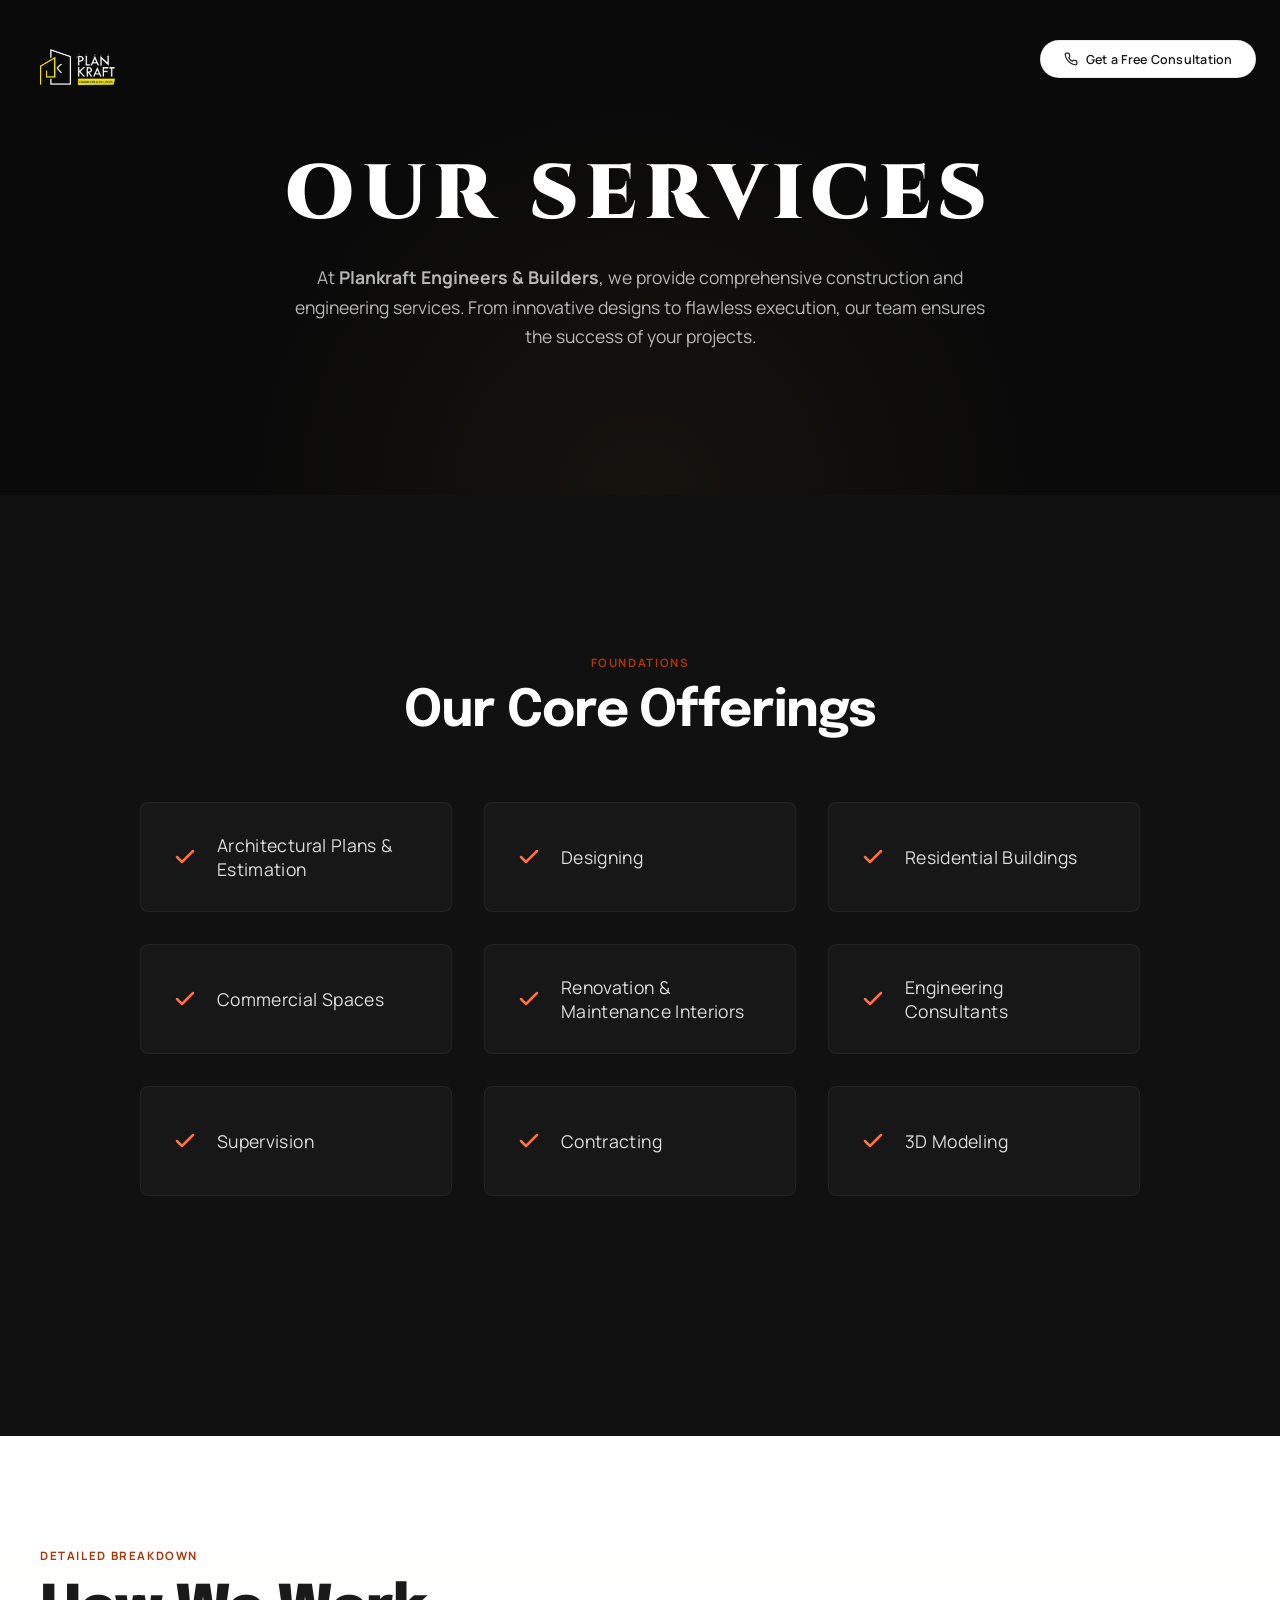
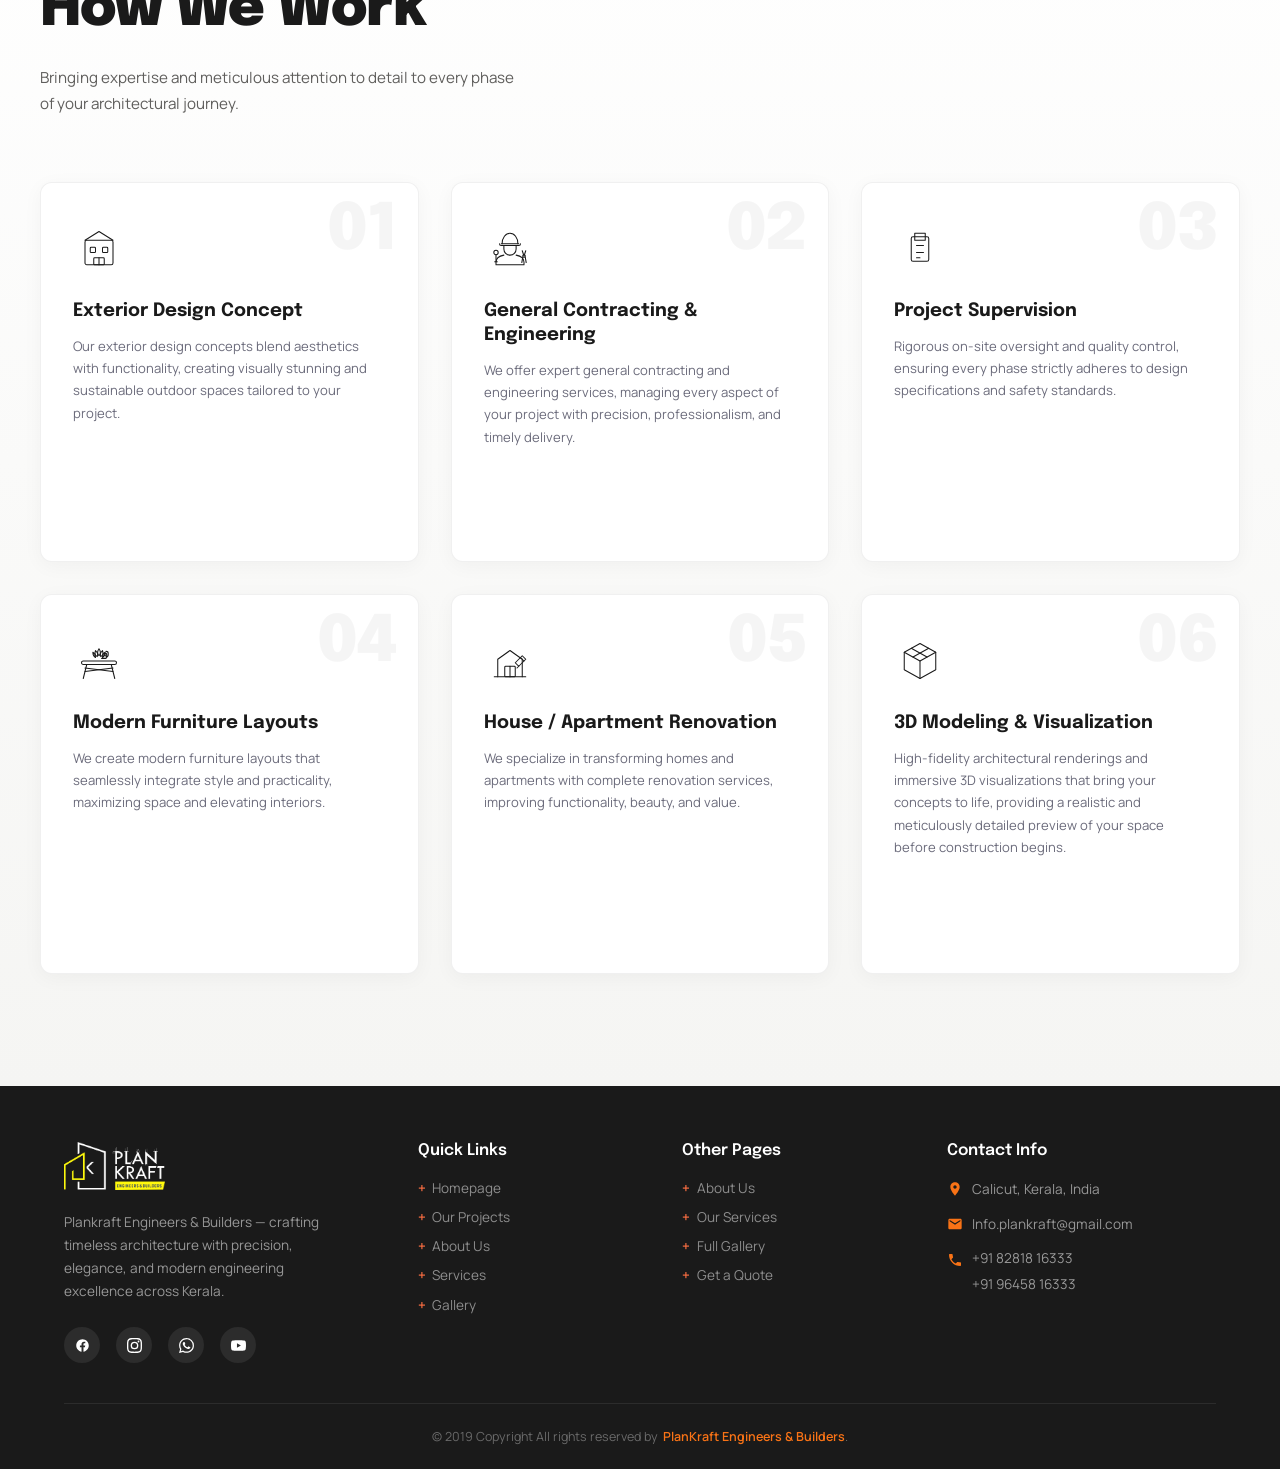
<file: services/index.html>
<!DOCTYPE html>
<html lang="en" class="scroll-smooth">
<head>
    <meta charset="UTF-8">
    <meta name="viewport" content="width=device-width, initial-scale=1.0">
    <title>Our Services | PlanKraft Engineers & Builders</title>
    <link rel="icon" type="image/x-icon" href="/assets/icons/favicon.ico" />
    <link rel="preconnect" href="https://fonts.googleapis.com" />
    <link rel="preconnect" href="https://fonts.gstatic.com" crossorigin />
    <link href="https://fonts.googleapis.com/css2?family=Epilogue:ital,wght@0,400;0,700;0,900;1,300;1,400&family=Manrope:wght@200;300;400;500;600&display=swap" rel="stylesheet" />
    <style>
        /* ═══ BASE VARIABLES & FONTS FROM INDEX ═══ */
        @font-face {
            font-family: 'Cinzel';
            src: url('/assets/fonts/Cinzel-Black.woff2') format('woff2');
            font-weight: 900;
            font-display: swap;
        }

        *, *::before, *::after {
            box-sizing: border-box;
            margin: 0;
            padding: 0;
        }

        :root {
            --white: #ffffff;
            --black: #0a0a0a;
            --near-black: #111111;
            --dark: #1a1a1a;
            --mid: #2f2f2f;
            --light-bg: #f4f3f1;
            --surface: #f9f8f6;
            --accent: #ac3509;
            --accent-light: #ff7043;
            --text-muted: #5f5e5c;
            --ff-head: 'Epilogue', sans-serif;
            --ff-body: 'Manrope', sans-serif;
        }

        html {
            font-size: 16px;
            overflow-x: hidden;
        }

        body {
            font-family: var(--ff-body);
            background: var(--surface);
            color: var(--near-black);
            overflow-x: hidden;
            -webkit-font-smoothing: antialiased;
        }

        *, *::before, *::after {
            -webkit-tap-highlight-color: transparent;
        }

        /* ═══ NAV STYLES (Identical to Index) ═══ */
        nav {
            position: fixed;
            top: 1.5rem;
            left: 50%;
            transform: translateX(-50%);
            z-index: 100;
            display: flex;
            justify-content: space-between;
            align-items: center;
            gap: 2rem;
            padding: 0.75rem 2rem;
            background: rgba(10, 10, 10, 0.75);
            backdrop-filter: blur(20px) brightness(0.9);
            border-radius: 999px;
            border: 1px solid rgba(255, 255, 255, 0.12);
            box-shadow: 0 8px 32px rgba(0, 0, 0, 0.25);
            transition: all 0.4s;
            width: fit-content;
        }

        .top-logo {
            position: absolute;
            top: 2rem;
            left: 2.5rem;
            z-index: 50;
            width: 75px;
            height: 75px;
            display: flex;
            align-items: center;
            justify-content: center;
        }

        .top-logo img {
            width: 75px;
            height: 75px;
            object-fit: contain;
        }

        .mobile-nav { display: none; }

        .nav-links {
            display: flex;
            gap: 2.5rem;
            align-items: center;
        }

        .nav-links a {
            font-family: var(--ff-body);
            font-size: 0.85rem;
            letter-spacing: 0.05em;
            color: rgba(255, 255, 255, 0.9);
            text-decoration: none;
            transition: color 0.2s;
            font-weight: 400;
            padding: 0.5rem 0.85rem;
            white-space: nowrap;
        }

        .nav-links a:hover, .nav-links a.active { color: #fff; }

        /* ═══ PAGE HERO (Dark Minimalist) ═══ */
        .page-hero {
            position: relative;
            min-height: 55vh;
            width: 100%;
            background: var(--black);
            display: flex;
            flex-direction: column;
            align-items: center;
            justify-content: center;
            padding: 0 2rem;
            text-align: center;
            overflow: hidden;
        }

        .page-hero::before {
            content: '';
            position: absolute;
            bottom: 0;
            left: 50%;
            transform: translateX(-50%);
            width: 800px;
            height: 400px;
            background: radial-gradient(ellipse at center bottom, rgba(255, 200, 100, 0.05) 0%, transparent 70%);
            z-index: 1;
            pointer-events: none;
        }

        .page-hero h1 {
            position: relative;
            z-index: 2;
            font-family: 'Cinzel', serif;
            font-weight: 900;
            font-size: clamp(2.5rem, 6vw, 5rem);
            text-transform: uppercase;
            letter-spacing: 0.1em;
            color: var(--white);
            margin-bottom: 1rem;
            opacity: 0;
            transform: translateY(20px);
            animation: fadeUpMin 1s cubic-bezier(0.22, 1, 0.36, 1) 0.3s forwards;
        }

        .page-hero p {
            position: relative;
            z-index: 2;
            font-size: 1.1rem;
            color: rgba(255, 255, 255, 0.7);
            max-width: 700px;
            line-height: 1.7;
            opacity: 0;
            transform: translateY(20px);
            animation: fadeUpMin 1s cubic-bezier(0.22, 1, 0.36, 1) 0.5s forwards;
        }

        /* ═══ CORE OFFERINGS (Premium Dark Section) ═══ */
        .core-services {
            background: var(--near-black);
            color: var(--white);
            padding: 10rem 2.5rem 15rem;
        }

        .core-header {
            text-align: center;
            margin-bottom: 4rem;
        }

        .section-label {
            font-size: 0.72rem;
            font-weight: 700;
            letter-spacing: 0.14em;
            text-transform: uppercase;
            color: var(--accent);
            display: block;
            margin-bottom: 1rem;
        }

        .core-header h2 {
            font-family: var(--ff-head);
            font-size: clamp(2rem, 4vw, 3.2rem);
            font-weight: 700;
            letter-spacing: -0.02em;
            color: var(--white);
        }

        .checklist-grid {
            display: grid;
            grid-template-columns: repeat(auto-fit, minmax(300px, 1fr));
            gap: 2rem;
            max-width: 1000px;
            margin: 0 auto;
        }

        .checklist-item {
            position: relative;
            display: flex;
            flex-direction: column;
            align-items: flex-start;
            font-size: 1.1rem;
            font-weight: 400;
            letter-spacing: 0.02em;
            color: rgba(255, 255, 255, 0.85);
            background: #171717;
            padding: 1.5rem 2rem;
            border-radius: 8px;
            border: 1px solid rgba(255, 255, 255, 0.05);
            transition: background 0.3s ease, border-radius 0.3s ease;
            cursor: pointer;
            z-index: 1;
            user-select: none;
            -webkit-user-select: none;
            min-height: 110px;
            justify-content: center;
        }

        .checklist-item.active {
            background: #202020;
            border-color: rgba(255, 255, 255, 0.1);
            border-radius: 8px 8px 0 0;
            z-index: 10;
        }

        @media (hover: hover) and (pointer: fine) {
            .checklist-item:hover {
                background: #202020;
                border-color: rgba(255, 255, 255, 0.1);
                border-radius: 8px 8px 0 0;
                z-index: 10;
            }
        }

        .checklist-item-header {
            display: flex;
            align-items: center;
            width: 100%;
        }

        .checklist-item-desc {
            position: absolute;
            top: 100%;
            left: -1px;
            width: calc(100% + 2px);
            background: #202020;
            border: 1px solid rgba(255, 255, 255, 0.1);
            border-top: none;
            border-radius: 0 0 8px 8px;
            font-size: 0.85rem;
            color: rgba(255, 255, 255, 0.55);
            line-height: 1.6;
            padding: 0 2rem;
            max-height: 0;
            opacity: 0;
            visibility: hidden;
            overflow: hidden;
            transition: all 0.3s cubic-bezier(0.22, 1, 0.36, 1);
            box-shadow: 0 15px 30px rgba(0, 0, 0, 0.5);
        }

        .checklist-item.active .checklist-item-desc {
            opacity: 1;
            visibility: visible;
            max-height: 180px;
            padding: 1rem 2rem 1.5rem;
        }

        @media (hover: hover) and (pointer: fine) {
            .checklist-item:hover .checklist-item-desc {
                opacity: 1;
                visibility: visible;
                max-height: 180px;
                padding: 1rem 2rem 1.5rem;
            }
        }

        .check-icon {
            color: var(--accent-light);
            margin-right: 1.25rem;
            display: flex;
            align-items: center;
        }

        .check-icon svg {
            width: 24px;
            height: 24px;
            fill: none;
            stroke: currentColor;
            stroke-width: 2.5;
            stroke-linecap: round;
            stroke-linejoin: round;
        }

        /* ═══ DETAILED SERVICES (Identical to Index) ═══ */
        .services {
            background: linear-gradient(180deg, #ffffff 0%, #f5f5f3 100%);
            padding: 7rem 2.5rem;
            position: relative;
            overflow: hidden;
        }

        .services-intro {
            max-width: 560px;
            margin-bottom: 4rem;
        }

        .services-heading {
            font-family: var(--ff-head);
            font-size: clamp(2.2rem, 4.5vw, 3.5rem);
            font-weight: 900;
            line-height: 1.1;
            letter-spacing: -0.02em;
            color: var(--dark);
            margin-bottom: 1.5rem;
        }

        .services-intro p {
            font-size: 0.95rem;
            line-height: 1.75;
            color: var(--text-muted);
            max-width: 480px;
        }

        .services-grid {
            display: grid;
            grid-template-columns: repeat(auto-fit, minmax(320px, 1fr));
            grid-auto-rows: 1fr;
            gap: 2rem;
            align-items: stretch;
            max-width: 1200px;
            margin: 0 auto;
        }

        .service-card {
            background: #fff;
            border-radius: 12px;
            padding: 2.5rem 2rem;
            border: 1px solid rgba(0, 0, 0, 0.06);
            box-shadow: 0 4px 20px rgba(0, 0, 0, 0.04);
            position: relative;
            overflow: hidden;
            transition: transform 0.4s ease, box-shadow 0.4s ease;
            opacity: 0;
            transform: translateY(40px);
            display: flex;
            flex-direction: column;
            height: 100%;
        }

        .service-card.visible {
            opacity: 1;
            transform: translateY(0);
        }

        .service-card:hover {
            transform: translateY(-8px);
            box-shadow: 0 12px 40px rgba(0, 0, 0, 0.1);
        }

        .service-card { min-height: 380px; transition: all 0.4s ease; }

        .service-card-number {
            position: absolute;
            top: 1rem;
            right: 1.25rem;
            font-family: var(--ff-head);
            font-size: 4rem;
            font-weight: 900;
            color: rgba(0, 0, 0, 0.04);
            line-height: 1;
            transition: color 0.4s;
        }

        .service-card:hover .service-card-number {
            color: rgba(172, 53, 9, 0.1);
        }

        .service-card-icon {
            width: 52px;
            height: 52px;
            display: flex;
            align-items: center;
            justify-content: center;
            margin-bottom: 1.5rem;
            transition: transform 0.3s ease;
        }

        .service-card:hover .service-card-icon { transform: scale(1.08); }

        .service-card-icon svg {
            width: 42px;
            height: 42px;
            stroke: var(--dark);
            fill: none;
            stroke-width: 1.2;
            stroke-linecap: round;
            stroke-linejoin: round;
        }

        .service-card h3 {
            font-family: var(--ff-head);
            font-size: 1.15rem;
            font-weight: 700;
            color: var(--dark);
            margin-bottom: 0.75rem;
            line-height: 1.3;
        }

        .service-card p {
            font-size: 0.82rem;
            line-height: 1.7;
            color: #6b6b7b;
        }

        /* ═══ FOOTER & UTILS (From Index) ═══ */
        footer {
            background: #1a1a1a;
            color: var(--white);
            padding: 3.5rem 4rem 0;
        }

        .footer-grid {
            display: grid;
            grid-template-columns: 1.4fr 1fr 1fr 1.2fr;
            gap: 2.5rem;
            padding-bottom: 2.5rem;
        }

        .footer-brand-col .footer-logo {
            height: 48px;
            width: auto;
            margin-bottom: 1rem;
            filter: brightness(1.1);
        }

        .footer-brand-col .footer-desc {
            font-size: 0.85rem;
            color: rgba(255, 255, 255, 0.55);
            line-height: 1.7;
            margin-bottom: 1.5rem;
            max-width: 280px;
        }

        .footer-col-title {
            font-family: var(--ff-head);
            font-size: 1rem;
            font-weight: 600;
            color: #fff;
            margin-bottom: 1.25rem;
        }

        .footer-links {
            list-style: none;
            padding: 0;
            display: flex;
            flex-direction: column;
            gap: 0.7rem;
        }

        .footer-links li a {
            font-size: 0.85rem;
            color: rgba(255, 255, 255, 0.5);
            text-decoration: none;
            transition: color 0.2s;
            display: flex;
            align-items: center;
            gap: 0.4rem;
        }

        .footer-links li a::before {
            content: '+';
            color: var(--accent-light);
            font-weight: 600;
        }

        .footer-links li a:hover { color: var(--accent-light); }

        .footer-bottom {
            display: flex;
            justify-content: center;
            align-items: center;
            width: 100%;
            padding: 1.5rem 0;
            border-top: 1px solid rgba(255, 255, 255, 0.08);
            font-size: clamp(0.55rem, 2.5vw, 0.78rem);
            color: rgba(255, 255, 255, 0.35);
            white-space: nowrap;
        }

        .footer-bottom a {
            color: #f97316;
            text-decoration: none;
            font-weight: 600;
            margin-left: 0.3rem;
        }

        .social-links {
            display: flex;
            gap: 1rem;
            align-items: center;
        }

        .social-btn {
            width: 36px;
            height: 36px;
            border-radius: 50%;
            background: rgba(255, 255, 255, 0.08);
            display: flex;
            align-items: center;
            justify-content: center;
            transition: background 0.3s, transform 0.3s;
        }

        .social-btn:hover {
            background: rgba(249, 115, 22, 0.25);
            transform: translateY(-2px);
        }

        .social-btn svg {
            width: 15px;
            height: 15px;
            fill: white;
        }

        .footer-contact-item {
            display: flex;
            align-items: flex-start;
            gap: 0.6rem;
            margin-bottom: 0.9rem;
            font-size: 0.85rem;
            color: rgba(255, 255, 255, 0.55);
            line-height: 1.5;
        }

        .footer-contact-item svg {
            width: 16px;
            height: 16px;
            fill: #f97316;
            flex-shrink: 0;
            margin-top: 2px;
        }

        .footer-contact-item a {
            color: rgba(255, 255, 255, 0.55);
            text-decoration: none;
            transition: color 0.2s;
        }

        .footer-contact-item a:hover {
            color: #f97316;
        }

        .reveal {
            opacity: 0;
            transform: translateY(35px);
            transition: opacity 0.8s cubic-bezier(0.22, 1, 0.36, 1), transform 0.8s cubic-bezier(0.22, 1, 0.36, 1);
        }
        .reveal.revealed {
            opacity: 1;
            transform: translateY(0);
        }

        @keyframes fadeUpMin {
            from { opacity: 0; transform: translateY(15px); }
            to { opacity: 1; transform: translateY(0); }
        }

        /* ═══ CONSULTATION BUTTON ═══ */
        .consult-btn {
          position: absolute;
          top: 2.5rem;
          right: 1.5rem;
          z-index: 90;
          display: flex;
          align-items: center;
          gap: 0.5rem;
          padding: 0.6rem 1.4rem;
          background: #fff;
          color: #1a1a1a;
          text-decoration: none;
          border-radius: 999px;
          font-family: var(--ff-body);
          font-size: 0.78rem;
          font-weight: 600;
          letter-spacing: 0.02em;
          border: 1px solid rgba(0,0,0,0.08);
          box-shadow: 0 2px 12px rgba(0,0,0,0.08);
          transition: all 0.3s ease;
          white-space: nowrap;
        }

        .consult-btn:hover {
          background: #1a1a1a;
          color: #fff;
          transform: translateY(-2px);
          box-shadow: 0 6px 20px rgba(0,0,0,0.15);
        }

        .consult-btn svg {
          width: 14px;
          height: 14px;
          flex-shrink: 0;
        }

        /* Responsive */
        @media (max-width: 900px) {
            nav { display: none !important; }
            .mobile-nav { display: block; }
            .services-grid { grid-template-columns: repeat(2, 1fr); }
            .service-card:nth-child(n) { min-height: auto; margin-bottom: 0; }
            
            .top-logo {
                width: 60px;
                height: 60px;
            }
            .top-logo img {
                width: 60px;
                height: 60px;
            }

            .footer-grid { grid-template-columns: 1fr 1fr; }
            .footer-brand-col { grid-column: 1 / -1; }

            .consult-btn {
                top: 1.5rem;
                right: 1.25rem;
                padding: 0.45rem 0.9rem;
                font-size: 0.65rem;
            }
        }
        @media (max-width: 600px) {
            .services-grid { grid-template-columns: 1fr; }
            .footer-grid { grid-template-columns: 1fr 1fr; }
            .footer-grid > div:last-child { grid-column: 1 / -1; }
        }
    </style>
</head>
<body>

    <div class="top-logo">
        <a href="/"><img src="/assets/logo.png" alt="Plankraft Logo"></a>
    </div>

    <main id="main-content">
        
        <section class="page-hero">
            <a href="/contact/" class="consult-btn">
              <svg viewBox="0 0 24 24" fill="none" stroke="currentColor" stroke-width="2" stroke-linecap="round" stroke-linejoin="round"><path d="M22 16.92v3a2 2 0 0 1-2.18 2 19.79 19.79 0 0 1-8.63-3.07 19.5 19.5 0 0 1-6-6 19.79 19.79 0 0 1-3.07-8.67A2 2 0 0 1 4.11 2h3a2 2 0 0 1 2 1.72c.127.96.361 1.903.7 2.81a2 2 0 0 1-.45 2.11L8.09 9.91a16 16 0 0 0 6 6l1.27-1.27a2 2 0 0 1 2.11-.45c.907.339 1.85.573 2.81.7A2 2 0 0 1 22 16.92z"></path></svg>
              Get a Free Consultation
            </a>
            <h1>Our Services</h1>
            <p>At <strong>Plankraft Engineers & Builders</strong>, we provide comprehensive construction and engineering services. From innovative designs to flawless execution, our team ensures the success of your projects.</p>
        </section>

        <section class="core-services">
            <div class="core-header reveal">
                <span class="section-label">Foundations</span>
                <h2>Our Core Offerings</h2>
            </div>
            
            <div class="checklist-grid reveal">
                <div class="checklist-item">
                    <div class="checklist-item-header">
                        <div class="check-icon"><svg viewBox="0 0 24 24"><path d="M20 6L9 17l-5-5"/></svg></div>
                        <span>Architectural Plans & Estimation</span>
                    </div>
                    <div class="checklist-item-desc">
                        Comprehensive blueprints, 3D modeling, and highly accurate cost forecasting to bring your vision to reality without hidden surprises.
                    </div>
                </div>

                <div class="checklist-item">
                    <div class="checklist-item-header">
                        <div class="check-icon"><svg viewBox="0 0 24 24"><path d="M20 6L9 17l-5-5"/></svg></div>
                        <span>Designing</span>
                    </div>
                    <div class="checklist-item-desc">
                        Innovative structural and aesthetic design solutions blending modern luxury with everyday functionality and environmental harmony.
                    </div>
                </div>

                <div class="checklist-item">
                    <div class="checklist-item-header">
                        <div class="check-icon"><svg viewBox="0 0 24 24"><path d="M20 6L9 17l-5-5"/></svg></div>
                        <span>Residential Buildings</span>
                    </div>
                    <div class="checklist-item-desc">
                        End-to-end construction of premium custom homes, ensuring ultimate comfort, durability, and a timeless architectural style.
                    </div>
                </div>

                <div class="checklist-item">
                    <div class="checklist-item-header">
                        <div class="check-icon"><svg viewBox="0 0 24 24"><path d="M20 6L9 17l-5-5"/></svg></div>
                        <span>Commercial Spaces</span>
                    </div>
                    <div class="checklist-item-desc">
                        Strategic building solutions for offices, retail, and hospitality, meticulously optimized for business flow and exceptional customer experience.
                    </div>
                </div>

                <div class="checklist-item">
                    <div class="checklist-item-header">
                        <div class="check-icon"><svg viewBox="0 0 24 24"><path d="M20 6L9 17l-5-5"/></svg></div>
                        <span>Renovation & Maintenance Interiors</span>
                    </div>
                    <div class="checklist-item-desc">
                        Transforming existing spaces with modern upgrades, complete interior overhauls, and reliable, long-term structural maintenance.
                    </div>
                </div>

                <div class="checklist-item">
                    <div class="checklist-item-header">
                        <div class="check-icon"><svg viewBox="0 0 24 24"><path d="M20 6L9 17l-5-5"/></svg></div>
                        <span>Engineering Consultants</span>
                    </div>
                    <div class="checklist-item-desc">
                        Expert technical guidance on structural viability, premium material selection, strict code compliance, and overall project management.
                    </div>
                </div>

                <div class="checklist-item">
                    <div class="checklist-item-header">
                        <div class="check-icon"><svg viewBox="0 0 24 24"><path d="M20 6L9 17l-5-5"/></svg></div>
                        <span>Supervision</span>
                    </div>
                    <div class="checklist-item-desc">
                        Rigorous on-site oversight and quality control, ensuring every phase of construction strictly adheres to design specifications and the highest safety standards.
                    </div>
                </div>

                <div class="checklist-item">
                    <div class="checklist-item-header">
                        <div class="check-icon"><svg viewBox="0 0 24 24"><path d="M20 6L9 17l-5-5"/></svg></div>
                        <span>Contracting</span>
                    </div>
                    <div class="checklist-item-desc">
                        Comprehensive contracting solutions managing skilled labor, premium material procurement, and seamless execution from groundbreaking to final handover.
                    </div>
                </div>

                <div class="checklist-item">
                    <div class="checklist-item-header">
                        <div class="check-icon"><svg viewBox="0 0 24 24"><path d="M20 6L9 17l-5-5"/></svg></div>
                        <span>3D Modeling</span>
                    </div>
                    <div class="checklist-item-desc">
                        Hyper-realistic architectural renders and 3D spatial models designed to give you a flawless, highly accurate preview of your finished residential or commercial space.
                    </div>
                </div>
            </div>
        </section>

        <section class="services" id="services">
            <div class="services-intro reveal">
                <span class="section-label">Detailed Breakdown</span>
                <h2 class="services-heading">How We Work</h2>
                <p>Bringing expertise and meticulous attention to detail to every phase of your architectural journey.</p>
            </div>

            <div class="services-grid">
                
                <div class="service-card">
                    <div class="service-card-number">01</div>
                    <div class="service-card-icon">
                        <svg viewBox="0 0 48 48">
                            <rect x="8" y="14" width="32" height="28" rx="2" />
                            <path d="M8 14l16-10 16 10" />
                            <rect x="14" y="22" width="6" height="6" rx="1" />
                            <rect x="28" y="22" width="6" height="6" rx="1" />
                            <rect x="18" y="34" width="12" height="8" rx="1" />
                            <line x1="24" y1="34" x2="24" y2="42" />
                        </svg>
                    </div>
                    <h3>Exterior Design Concept</h3>
                    <p>Our exterior design concepts blend aesthetics with functionality, creating visually stunning and sustainable outdoor spaces tailored to your project.</p>
                </div>

                <div class="service-card">
                    <div class="service-card-number">02</div>
                    <div class="service-card-icon">
                        <svg viewBox="0 0 48 48">
                            <path d="M14 18h20" />
                            <path d="M15 18c0-7 4-12 9-12s9 5 9 12" />
                            <path d="M12 18c0 1 1 2 2 2h20c1 0 2-1 2-2" />
                            <path d="M17 20v4c0 4 3 7 7 7s7-3 7-7v-4" />
                            <path d="M17 31c-5 1-9 4-9 8v3h32v-3c0-4-4-7-9-8" />
                            <circle cx="8" cy="28" r="2.5" />
                            <path d="M8 30.5v8" />
                            <path d="M6.5 38.5l3 0" />
                            <path d="M38 26l2 6M42 26l-2 6" />
                            <circle cx="40" cy="32" r="1.5" />
                            <path d="M38.5 33.5l-1 6M41.5 33.5l1 6" />
                        </svg>
                    </div>
                    <h3>General Contracting & Engineering</h3>
                    <p>We offer expert general contracting and engineering services, managing every aspect of your project with precision, professionalism, and timely delivery.</p>
                </div>

                <div class="service-card">
                    <div class="service-card-number">03</div>
                    <div class="service-card-icon">
                        <svg viewBox="0 0 48 48">
                            <rect x="14" y="10" width="20" height="28" rx="2" />
                            <path d="M18 6h12v8H18z" />
                            <line x1="20" y1="20" x2="28" y2="20" />
                            <line x1="20" y1="28" x2="28" y2="28" />
                            <path d="M20 34h4" />
                        </svg>
                    </div>
                    <h3>Project Supervision</h3>
                    <p>Rigorous on-site oversight and quality control, ensuring every phase strictly adheres to design specifications and safety standards.</p>
                </div>

                <div class="service-card">
                    <div class="service-card-number">04</div>
                    <div class="service-card-icon">
                        <svg viewBox="0 0 48 48">
                            <path d="M24 10c-2 3-2 6 0 8c2-2 2-5 0-8z" />
                            <path d="M20 12c-1 3 0 6 2 7c1-2 0-5-2-7z" />
                            <path d="M28 12c1 3 0 6-2 7c-1-2 0-5 2-7z" />
                            <path d="M17 14c0 3 1 5 3 6c0-2-1-5-3-6z" />
                            <path d="M31 14c0 3-1 5-3 6c0-2 1-5 3-6z" />
                            <path d="M30 15c2 0 3 1 3 2v2c0 1-1 2-3 2h-3" />
                            <path d="M30 17c1.5 0 2.5.5 2.5 1.5" />
                            <path d="M32 13c1.5 0 2.5 1 2.5 2v2c0 1-1 2-2.5 2" />
                            <rect x="4" y="24" width="40" height="4" rx="2" />
                            <path d="M10 28l-4 16" />
                            <path d="M38 28l4 16" />
                            <path d="M8 36l32-4" />
                            <path d="M8 32l32 4" />
                        </svg>
                    </div>
                    <h3>Modern Furniture Layouts</h3>
                    <p>We create modern furniture layouts that seamlessly integrate style and practicality, maximizing space and elevating interiors.</p>
                </div>

                <div class="service-card">
                    <div class="service-card-number">05</div>
                    <div class="service-card-icon">
                        <svg viewBox="0 0 48 48">
                            <path d="M6 42h36" />
                            <path d="M10 42V22l14-10 14 10v20" />
                            <rect x="18" y="30" width="12" height="12" rx="1" />
                            <line x1="24" y1="30" x2="24" y2="42" />
                            <path d="M38 18l4 4-8 8-4-4z" />
                            <line x1="36" y1="20" x2="40" y2="24" />
                            <path d="M34 30l-2 2" />
                        </svg>
                    </div>
                    <h3>House / Apartment Renovation</h3>
                    <p>We specialize in transforming homes and apartments with complete renovation services, improving functionality, beauty, and value.</p>
                </div>

                <div class="service-card">
                    <div class="service-card-number">06</div>
                    <div class="service-card-icon">
                        <svg viewBox="0 0 48 48">
                            <path d="M24 4L6 14v20l18 10 18-10V14L24 4z" />
                            <path d="M6 14l18 10 18-10" />
                            <line x1="24" y1="24" x2="24" y2="44" />
                            <path d="M14 9.5l18 10" />
                            <path d="M34 9.5L16 19.5" />
                        </svg>
                    </div>
                    <h3>3D Modeling & Visualization</h3>
                    <p>High-fidelity architectural renderings and immersive 3D visualizations that bring your concepts to life, providing a realistic and meticulously detailed preview of your space before construction begins.</p>
                </div>

            </div>
        </section>

    </main>

    <footer id="footer">
      <div class="footer-grid">
        <div class="footer-brand-col">
          <img src="/assets/logo.png" alt="Plankraft Logo" class="footer-logo">
          <p class="footer-desc">Plankraft Engineers & Builders — crafting timeless architecture with precision, elegance, and modern engineering excellence across Kerala.</p>
          <div class="social-links">
            <a href="https://www.facebook.com/share/1DqDt3Rjsw/" target="_blank" rel="noopener" class="social-btn" aria-label="Facebook">
              <svg viewBox="0 0 24 24"><path d="M22 12c0-5.523-4.477-10-10-10S2 6.477 2 12c0 4.991 3.657 9.128 8.438 9.878v-6.987h-2.54V12h2.54V9.797c0-2.506 1.492-3.89 3.777-3.89 1.094 0 2.238.195 2.238.195v2.46h-1.26c-1.243 0-1.63.771-1.63 1.562V12h2.773l-.443 2.89h-2.33v6.988C18.343 21.128 22 16.991 22 12z" /></svg>
            </a>
            <a href="https://www.instagram.com/plankraft_engineers_builders?igsh=ZjlrcGZ1cWRrYWxh" target="_blank" rel="noopener" class="social-btn" aria-label="Instagram">
              <svg viewBox="0 0 24 24"><path d="M12 2.163c3.204 0 3.584.012 4.85.07 3.252.148 4.771 1.691 4.919 4.919.058 1.265.069 1.645.069 4.849 0 3.205-.012 3.584-.069 4.849-.149 3.225-1.664 4.771-4.919 4.919-1.266.058-1.644.07-4.85.07-3.204 0-3.584-.012-4.849-.07-3.26-.149-4.771-1.699-4.919-4.92-.058-1.265-.07-1.644-.07-4.849 0-3.204.013-3.583.07-4.849.149-3.227 1.664-4.771 4.919-4.919 1.266-.057 1.645-.069 4.849-.069zM12 0C8.741 0 8.333.014 7.053.072 2.695.272.273 2.69.073 7.052.014 8.333 0 8.741 0 12c0 3.259.014 3.668.072 4.948.2 4.358 2.618 6.78 6.98 6.98C8.333 23.986 8.741 24 12 24c3.259 0 3.668-.014 4.948-.072 4.354-.2 6.782-2.618 6.979-6.98.059-1.28.073-1.689.073-4.948 0-3.259-.014-3.667-.072-4.947-.196-4.354-2.617-6.78-6.979-6.98C15.668.014 15.259 0 12 0zm0 5.838a6.162 6.162 0 100 12.324 6.162 6.162 0 000-12.324zM12 16a4 4 0 110-8 4 4 0 010 8zm6.406-11.845a1.44 1.44 0 100 2.881 1.44 1.44 0 000-2.881z" /></svg>
            </a>
            <a href="https://api.whatsapp.com/send/?phone=919645816333&text=Hai+%0D%0AI+want+to+know+more+about+your+service.&type=phone_number&app_absent=0" target="_blank" rel="noopener" class="social-btn" aria-label="WhatsApp">
              <svg viewBox="0 0 24 24"><path d="M17.472 14.382c-.297-.149-1.758-.867-2.03-.967-.273-.099-.471-.148-.67.15-.197.297-.767.966-.94 1.164-.173.199-.347.223-.644.075-.297-.15-1.255-.463-2.39-1.475-.883-.788-1.48-1.761-1.653-2.059-.173-.297-.018-.458.13-.606.134-.133.298-.347.446-.52.149-.174.198-.298.298-.497.099-.198.05-.371-.025-.52-.075-.149-.669-1.612-.916-2.207-.242-.579-.487-.5-.669-.51-.173-.008-.371-.01-.57-.01-.198 0-.52.074-.792.372-.272.297-1.04 1.016-1.04 2.479 0 1.462 1.065 2.875 1.213 3.074.149.198 2.096 3.2 5.077 4.487.709.306 1.262.489 1.694.625.712.227 1.36.195 1.871.118.571-.085 1.758-.719 2.006-1.413.248-.694.248-1.289.173-1.413-.074-.124-.272-.198-.57-.347m-5.421 7.403h-.004a9.87 9.87 0 01-5.031-1.378l-.361-.214-3.741.982.998-3.648-.235-.374a9.86 9.86 0 01-1.51-5.26c.001-5.45 4.436-9.884 9.888-9.884 2.64 0 5.122 1.03 6.988 2.898a9.825 9.825 0 012.893 6.994c-.003 5.45-4.437 9.884-9.885 9.884m8.413-18.297A11.815 11.815 0 0012.05 0C5.495 0 .16 5.335.157 11.892c0 2.096.547 4.142 1.588 5.945L.057 24l6.305-1.654a11.882 11.882 0 005.683 1.448h.005c6.554 0 11.89-5.335 11.893-11.893a11.821 11.821 0 00-3.48-8.413z" /></svg>
            </a>
            <a href="https://www.youtube.com/@plankraftengineersbuilders8644" target="_blank" rel="noopener" class="social-btn" aria-label="YouTube">
              <svg viewBox="0 0 24 24"><path d="M23.498 6.186a3.016 3.016 0 0 0-2.122-2.136C19.505 3.545 12 3.545 12 3.545s-7.505 0-9.377.505A3.017 3.017 0 0 0 .502 6.186C0 8.07 0 12 0 12s0 3.93.502 5.814a3.016 3.016 0 0 0 2.122 2.136c1.871.505 9.376.505 9.376.505s7.505 0 9.377-.505a3.015 3.015 0 0 0 2.122-2.136C24 15.93 24 12 24 12s0-3.93-.502-5.814zM9.545 15.568V8.432L15.818 12l-6.273 3.568z" /></svg>
            </a>
          </div>
        </div>

        <div>
          <h4 class="footer-col-title">Quick Links</h4>
          <ul class="footer-links">
            <li><a href="/#hero">Homepage</a></li>
            <li><a href="/#latest">Our Projects</a></li>
            <li><a href="/#about">About Us</a></li>
            <li><a href="/#services">Services</a></li>
            <li><a href="/#gallery">Gallery</a></li>
          </ul>
        </div>

        <div>
          <h4 class="footer-col-title">Other Pages</h4>
          <ul class="footer-links">
            <li><a href="/about/">About Us</a></li>
            <li><a href="/services/">Our Services</a></li>
            <li><a href="/gallery/">Full Gallery</a></li>
            <li><a href="/contact/">Get a Quote</a></li>
          </ul>
        </div>

        <div>
          <h4 class="footer-col-title">Contact Info</h4>
          <div class="footer-contact-item">
            <svg viewBox="0 0 24 24"><path d="M12 2C8.13 2 5 5.13 5 9c0 5.25 7 13 7 13s7-7.75 7-13c0-3.87-3.13-7-7-7zm0 9.5c-1.38 0-2.5-1.12-2.5-2.5s1.12-2.5 2.5-2.5 2.5 1.12 2.5 2.5-1.12 2.5-2.5 2.5z"/></svg>
            <a href="https://maps.app.goo.gl/Er46LezjWVYWkQSH8" target="_blank" rel="noopener">Calicut, Kerala, India</a>
          </div>
          <div class="footer-contact-item">
            <svg viewBox="0 0 24 24"><path d="M20 4H4c-1.1 0-1.99.9-1.99 2L2 18c0 1.1.9 2 2 2h16c1.1 0 2-.9 2-2V6c0-1.1-.9-2-2-2zm0 4l-8 5-8-5V6l8 5 8-5v2z"/></svg>
            <a href="mailto:Info.plankraft@gmail.com">Info.plankraft@gmail.com</a>
          </div>
          <div class="footer-contact-item" style="align-items: flex-start;">
            <svg viewBox="0 0 24 24" style="margin-top: 4px;"><path d="M6.62 10.79c1.44 2.83 3.76 5.14 6.59 6.59l2.2-2.2c.27-.27.67-.36 1.02-.24 1.12.37 2.33.57 3.57.57.55 0 1 .45 1 1V20c0 .55-.45 1-1 1-9.39 0-17-7.61-17-17 0-.55.45-1 1-1h3.5c.55 0 1 .45 1 1 0 1.25.2 2.45.57 3.57.11.35.03.74-.25 1.02l-2.2 2.2z"/></svg>
            <div style="display: flex; flex-direction: column; gap: 0.3rem;">
              <a href="tel:+918281816333">+91 82818 16333</a>
              <a href="tel:+919645816333">+91 96458 16333</a>
            </div>
          </div>
        </div>
      </div>

      <div class="footer-bottom">
        © 2019 Copyright All rights reserved by <a href="/#hero">PlanKraft Engineers & Builders</a>.
      </div>
    </footer>

    <script>
        document.addEventListener("DOMContentLoaded", () => {
            // Scroll Reveal Animation Script
            const revealElements = document.querySelectorAll('.reveal');
            const revealObserver = new IntersectionObserver((entries) => {
                entries.forEach(entry => {
                    if (entry.isIntersecting) {
                        entry.target.classList.add('revealed');
                        revealObserver.unobserve(entry.target);
                    }
                });
            }, { threshold: 0.12, rootMargin: '0px 0px -40px 0px' });
            
            revealElements.forEach(el => revealObserver.observe(el));

            // Staggered Cards Reveal Script
            const serviceCards = document.querySelectorAll('.service-card');
            const serviceObserver = new IntersectionObserver((entries) => {
                entries.forEach(entry => {
                    if (entry.isIntersecting) {
                        entry.target.classList.add('visible');
                        serviceObserver.unobserve(entry.target);
                    }
                });
            }, { threshold: 0.15 });
            
            serviceCards.forEach(card => serviceObserver.observe(card));

            // Click to toggle (open/close) for mobile/touch
            const checklistItems = document.querySelectorAll('.checklist-item');
            
            checklistItems.forEach(item => {
                item.addEventListener('click', (e) => {
                    // Disable click toggle on desktop (relies on CSS hover instead)
                    if (window.innerWidth > 992) return;

                    const isActive = item.classList.contains('active');
                    
                    // Close all others
                    checklistItems.forEach(otherItem => {
                        otherItem.classList.remove('active');
                    });
                    
                    // Toggle the clicked one
                    if (!isActive) {
                        item.classList.add('active');
                    }
                });
            });
        });
    </script>
  <script src="../admin/cms-loader.js"></script>
</body>
</html>
</file>
